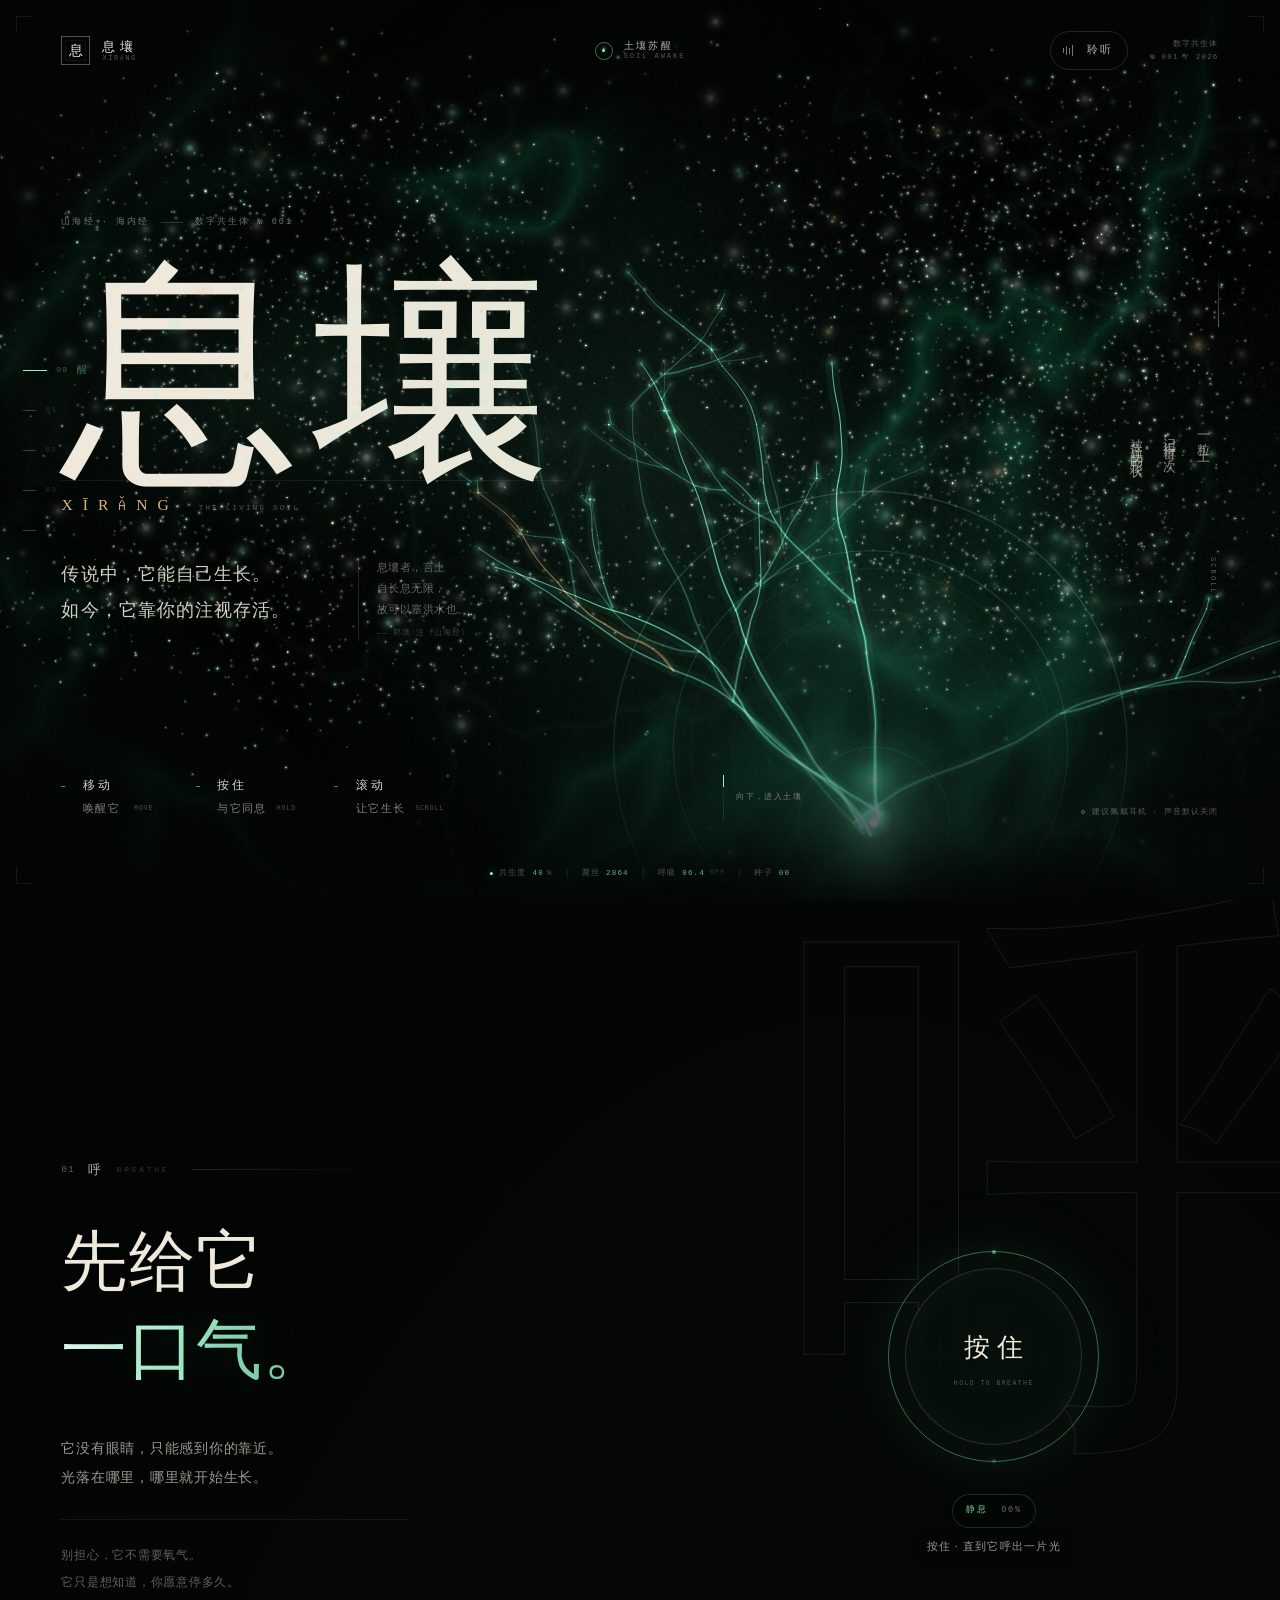
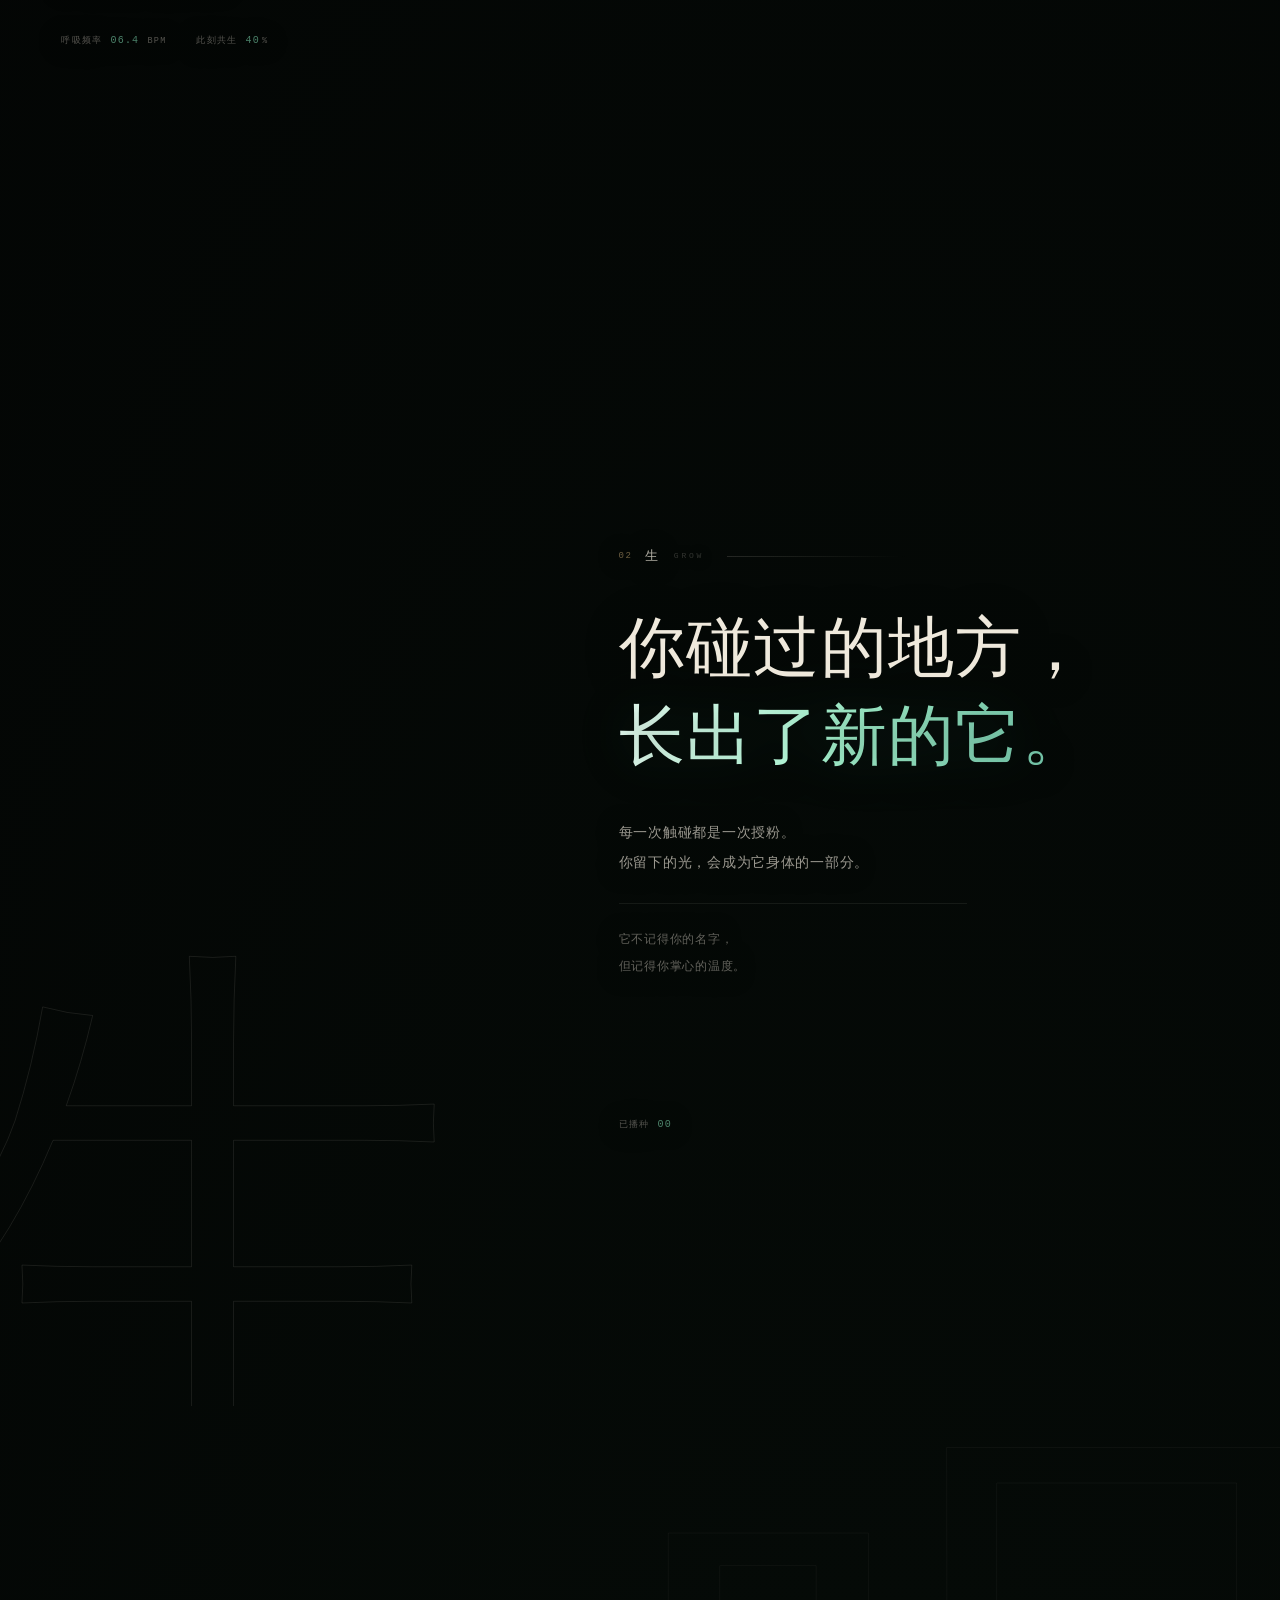
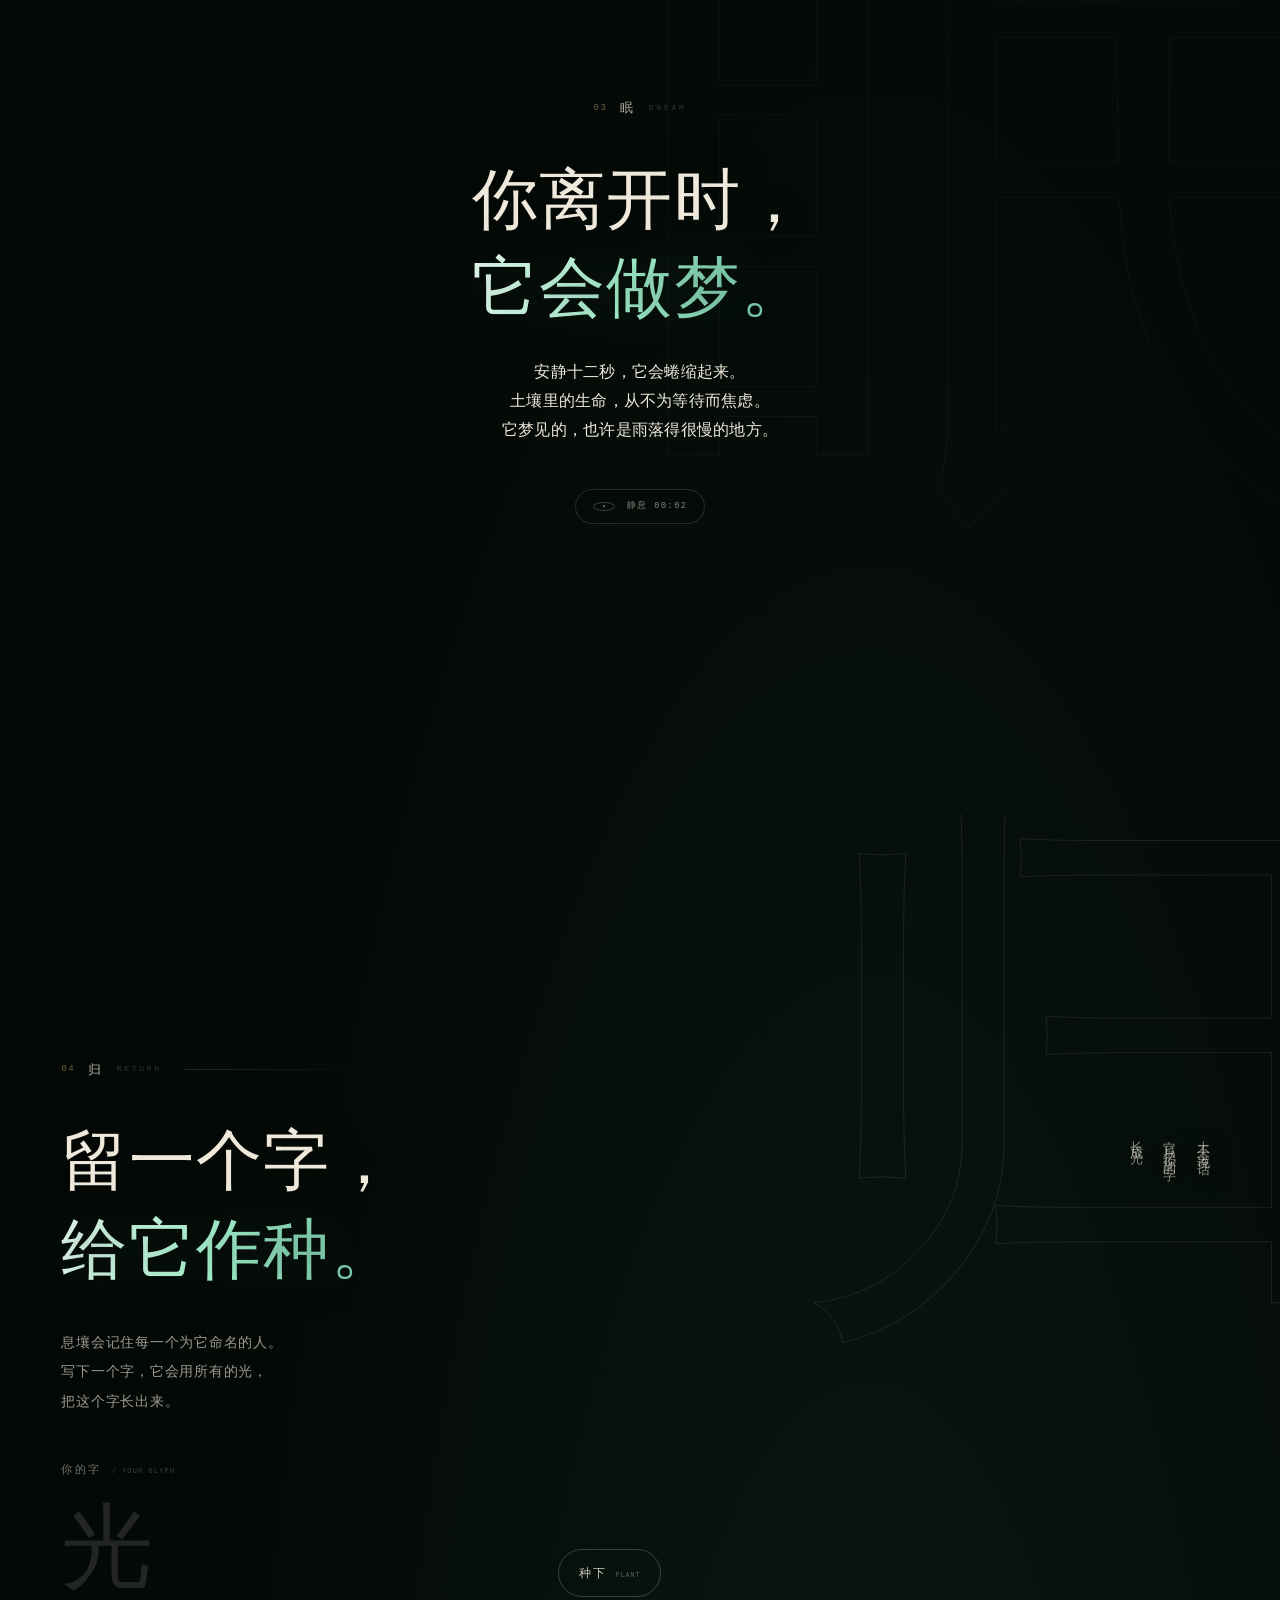
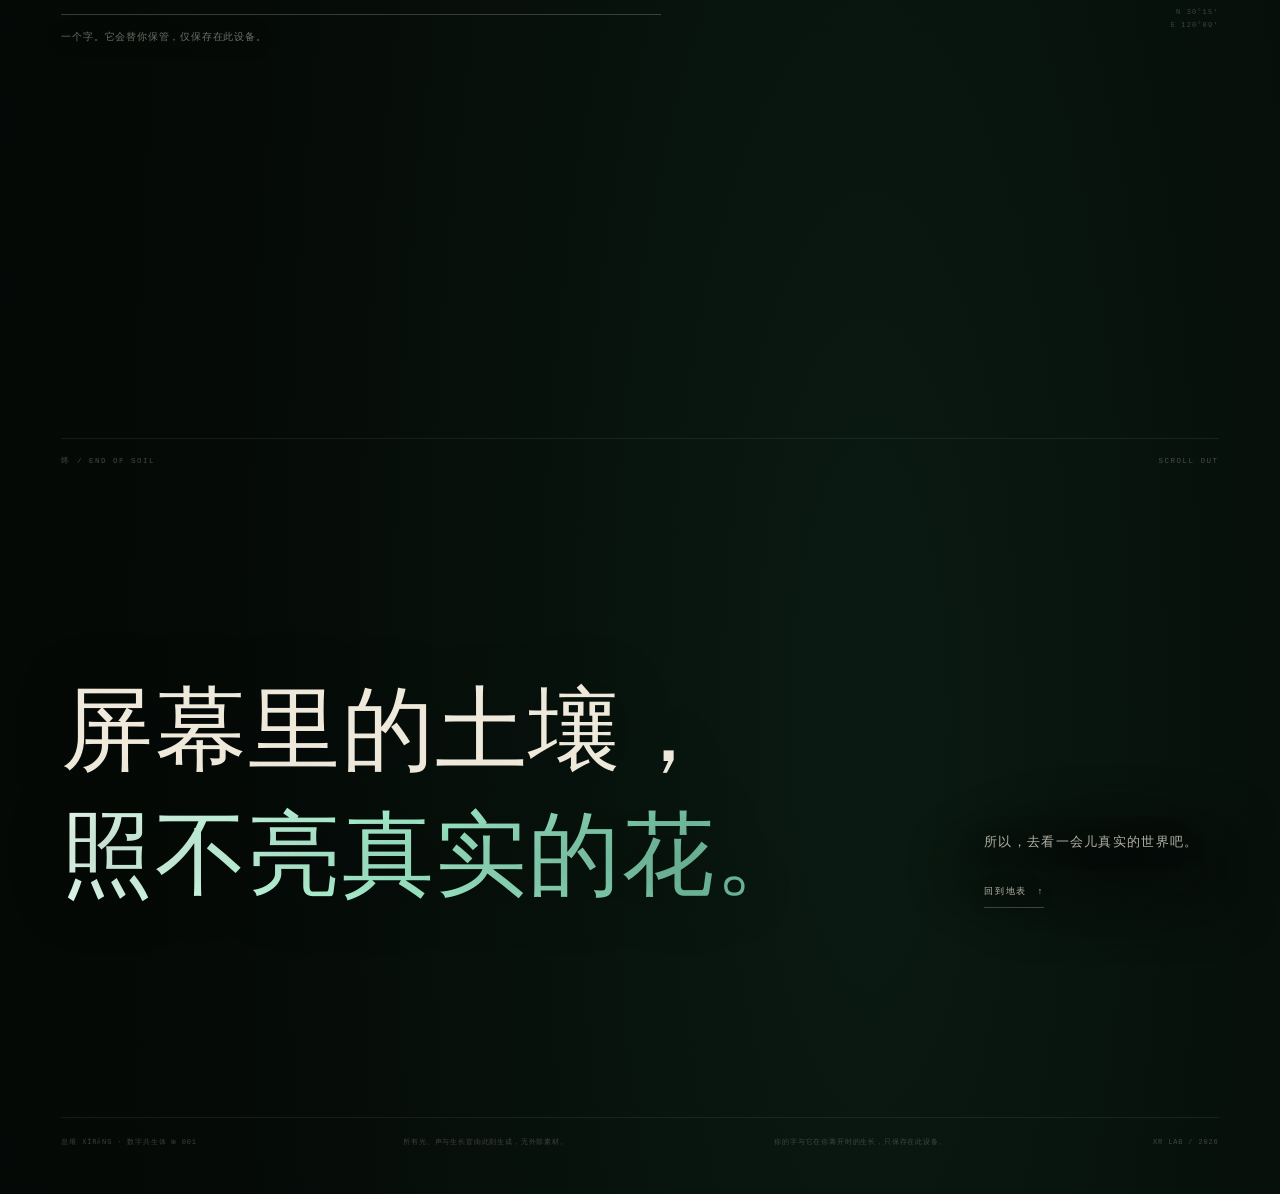
<file: index.html>
<!DOCTYPE html>
<html lang="zh-CN" class="no-js">
<head>
<meta charset="utf-8">
<meta name="viewport" content="width=device-width, initial-scale=1, viewport-fit=cover, interactive-widget=resizes-content">
<title>息壤 XĪRǍNG · 一个会呼吸的数字生命</title>
<meta name="description" content="《息壤》是一件实时生成的数字生命作品。靠近、呼吸、播种，它会记住你。建议佩戴耳机。">
<meta name="theme-color" content="#040605">
<meta name="color-scheme" content="dark">
<meta property="og:title" content="息壤 XĪRǍNG · 一个会呼吸的数字生命">
<meta property="og:description" content="传说中，它能自己生长。如今，它靠你的注视存活。">
<link rel="icon" href="data:image/svg+xml,%3Csvg xmlns='http://www.w3.org/2000/svg' viewBox='0 0 64 64'%3E%3Crect width='64' height='64' fill='%23040605'/%3E%3Ccircle cx='32' cy='32' r='11' fill='%238ff5ca'/%3E%3Ccircle cx='32' cy='32' r='21' fill='none' stroke='%238ff5ca' stroke-opacity='.35'/%3E%3C/svg%3E">
<script>document.documentElement.className='js';</script>
<link rel="stylesheet" href="styles.css">
</head>
<body class="is-booting">

<a class="skip-link" href="#main">跳到正文</a>

<div class="stage">
  <div class="stage-fallback" aria-hidden="true"></div>
  <canvas id="bg" class="layer layer--bg" aria-hidden="true"></canvas>
  <canvas id="life" class="layer layer--life" aria-hidden="true"></canvas>
  <div class="fx-vignette" aria-hidden="true"></div>
  <div class="fx-copy-scrim" aria-hidden="true"></div>
</div>

<!-- 开场：唤醒仪式 -->
<div class="boot" id="boot">
  <div class="boot-top" aria-hidden="true">
    <span>SOIL / 001</span>
    <span>离线实时生成</span>
  </div>
  <div class="boot-core" aria-hidden="true">
    <span class="boot-seed"></span>
    <span class="boot-orbit"></span>
  </div>
  <div class="boot-bottom" aria-hidden="true">
    <div class="boot-line"><i></i></div>
    <p class="boot-copy">唤醒土壤 <span>/</span> AWAKENING</p>
  </div>
  <button class="boot-skip" id="bootSkip" type="button" aria-label="跳过开场">跳过 <span>SKIP</span></button>
</div>

<!-- 开场后的短暂仪式框：粒子字在它中间成形 -->
<div class="overture" id="overture">
  <div class="overture-top" aria-hidden="true">
    <span class="o-brand">息壤 <i>XĪRǍNG</i></span>
    <span class="o-state">SOIL № 001 <b>/</b> 苏醒中</span>
  </div>
  <div class="overture-orbit" aria-hidden="true"><span class="orbit-dot"></span><span class="orbit-cross orbit-cross--a"></span><span class="orbit-cross orbit-cross--b"></span></div>
  <div class="overture-bottom" aria-hidden="true">
    <span>SOIL / 001</span>
    <span class="o-line"><i></i></span>
    <span>土自长息，字自成光</span>
  </div>
  <button class="overture-skip" id="overtureSkip" type="button">跳过 <span>SKIP</span></button>
</div>

<!-- 固定界面层 -->
<header class="hud" id="hud">
  <a class="brand" href="#top" aria-label="息壤 · 回到开头" data-cursor="回到开头">
    <span class="brand-seal" aria-hidden="true">息</span>
    <span class="brand-text">
      <span class="brand-cn">息壤</span>
      <span class="brand-lat">XĪRǍNG</span>
    </span>
  </a>

  <div class="hud-status" id="hudStatus" aria-live="off">
    <span class="status-pulse" aria-hidden="true"><i></i></span>
    <span class="status-copy">
      <span class="status-cn" id="statusCn">土壤苏醒</span>
      <span class="status-en" id="statusEn">SOIL AWAKE</span>
    </span>
  </div>

  <div class="hud-tools">
    <button class="sound-btn" id="soundBtn" type="button" aria-pressed="false" data-cursor="聆听">
      <span class="sound-bars" aria-hidden="true"><i></i><i></i><i></i><i></i></span>
      <span class="sound-label" id="soundLabel">聆听</span>
    </button>
    <span class="hud-edition" aria-hidden="true">数字共生体<br>№ 001 / 2026</span>
  </div>
</header>

<nav class="chapter-rail" aria-label="章节导航">
  <ol>
    <li><a href="#top" data-chapter-link="0"><span class="tick" aria-hidden="true"></span><span class="n">00</span><em>醒</em></a></li>
    <li><a href="#breath" data-chapter-link="1"><span class="tick" aria-hidden="true"></span><span class="n">01</span><em>呼</em></a></li>
    <li><a href="#grow" data-chapter-link="2"><span class="tick" aria-hidden="true"></span><span class="n">02</span><em>生</em></a></li>
    <li><a href="#sleep" data-chapter-link="3"><span class="tick" aria-hidden="true"></span><span class="n">03</span><em>眠</em></a></li>
    <li><a href="#return" data-chapter-link="4"><span class="tick" aria-hidden="true"></span><span class="n">04</span><em>归</em></a></li>
  </ol>
</nav>

<div class="vitals" aria-hidden="true">
  <span class="vital-item"><i class="vital-dot"></i>共生度 <b id="vitalSym">00</b>%</span>
  <span class="vital-rule"></span>
  <span class="vital-item">菌丝 <b id="vitalMyc">0000</b></span>
  <span class="vital-rule"></span>
  <span class="vital-item">呼吸 <b id="vitalBreath">06.0</b><small>BPM</small></span>
  <span class="vital-rule"></span>
  <span class="vital-item">种子 <b id="vitalSeeds">00</b></span>
</div>

<div class="cursor" id="cursor" aria-hidden="true">
  <span class="cursor-ring"><span class="cursor-label" id="cursorLabel"></span></span>
  <span class="cursor-dot"></span>
</div>

<main id="main">

  <!-- 00 · 醒 -->
  <section class="chapter chapter--hero" id="top" data-chapter="0" data-root="0.685" data-zoom="1" data-tilt="0.02">
    <div class="hero-grid">
      <div class="hero-main">
        <p class="eyebrow reveal" data-reveal>
          <span>山海经 · 海内经</span>
          <span class="sep" aria-hidden="true"></span>
          <span>数字共生体 № 001</span>
        </p>

        <h1 class="hero-title" aria-label="息壤">
          <span class="hero-chars" aria-hidden="true"><span class="char"><span>息</span></span><span class="char"><span>壤</span></span></span>
          <span class="hero-title-meta" aria-hidden="true">
            <span class="hero-latin">XĪRǍNG</span>
            <span class="hero-sub">THE LIVING SOIL</span>
          </span>
        </h1>

        <div class="hero-lead reveal" data-reveal data-delay="1">
          <p class="lead">
            传说中，它能自己生长。<br>
            如今，它靠你的注视存活。
          </p>
          <blockquote class="classic">
            息壤者，言土自长息无限，<br>故可以塞洪水也。
            <cite>—— 郭璞 注《山海经》</cite>
          </blockquote>
        </div>
      </div>

      <aside class="hero-aside reveal" data-reveal data-delay="2" aria-label="题记">
        <p class="vertical-poem">一粒土，<br>记得每一次<br>被注视的形状。</p>
        <span class="aside-index" aria-hidden="true">SCROLL&nbsp;&nbsp;↓</span>
      </aside>
    </div>

    <div class="hero-foot reveal" data-reveal data-delay="3">
      <ul class="hints">
        <li><span class="hint-key">移动</span><span class="hint-desc">唤醒它</span><span class="hint-en">MOVE</span></li>
        <li><span class="hint-key">按住</span><span class="hint-desc">与它同息</span><span class="hint-en">HOLD</span></li>
        <li><span class="hint-key">滚动</span><span class="hint-desc">让它生长</span><span class="hint-en">SCROLL</span></li>
      </ul>
      <a class="scroll-cue" href="#breath" data-cursor="下沉">
        <span class="cue-line" aria-hidden="true"><i></i></span>
        <span>向下，进入土壤</span>
      </a>
      <p class="headphone"><i aria-hidden="true"></i>建议佩戴耳机 · 声音默认关闭</p>
    </div>
  </section>

  <!-- 01 · 呼 -->
  <section class="chapter chapter--breath" id="breath" data-chapter="1" data-root="0.66" data-zoom="1.04" data-tilt="0.05">
    <span class="ghost-char ghost-char--breath" aria-hidden="true">呼</span>
    <div class="chapter-inner breath-grid">
      <div class="chapter-copy">
        <header class="chapter-head reveal" data-reveal>
          <span class="num">01</span><span class="cn">呼</span><span class="en">BREATHE</span><span class="head-rule" aria-hidden="true"></span>
        </header>
        <h2 class="chapter-title reveal" data-reveal data-delay="1">先给它<br><em>一口气。</em></h2>
        <div class="prose reveal" data-reveal data-delay="2">
          <p>它没有眼睛，只能感到你的靠近。<br>光落在哪里，哪里就开始生长。</p>
          <p class="quiet">别担心，它不需要氧气。<br>它只是想知道，你愿意停多久。</p>
        </div>
        <div class="readout reveal" data-reveal data-delay="3">
          <span>呼吸频率 <b id="breatheBpm">06.0</b> BPM</span>
          <span>此刻共生 <b id="breatheSym">00</b>%</span>
        </div>
      </div>

      <div class="breath-object reveal" data-reveal data-delay="2">
        <button class="breath-ring" id="breathBtn" type="button" aria-pressed="false" aria-describedby="holdHint" data-cursor="呼吸">
          <span class="ring-halo" aria-hidden="true"></span>
          <span class="ring-outer" aria-hidden="true"></span>
          <span class="ring-inner" aria-hidden="true"></span>
          <span class="ring-core">
            <span class="ring-cn" id="ringCn">按住</span>
            <span class="ring-en">HOLD TO BREATHE</span>
          </span>
          <svg class="ring-progress" viewBox="0 0 200 200" aria-hidden="true">
            <circle class="ring-track" cx="100" cy="100" r="94"></circle>
            <circle class="ring-value" id="ringValue" cx="100" cy="100" r="94"></circle>
          </svg>
        </button>
        <p class="hold-hint" id="holdHint"><span class="hold-state" id="holdState">静息</span><span class="hold-breathe" id="holdPct">00%</span></p>
        <p class="hold-caption" id="holdCaption">按住 · 直到它呼出一片光</p>
      </div>
    </div>
  </section>

  <!-- 02 · 生 -->
  <section class="chapter chapter--grow" id="grow" data-chapter="2" data-root="0.35" data-zoom="1.1" data-tilt="-0.05">
    <span class="ghost-char ghost-char--grow" aria-hidden="true">生</span>
    <div class="chapter-inner grow-grid">
      <div class="grow-empty" aria-hidden="true"></div>
      <div class="chapter-copy chapter-copy--right">
        <header class="chapter-head reveal" data-reveal>
          <span class="num">02</span><span class="cn">生</span><span class="en">GROW</span><span class="head-rule" aria-hidden="true"></span>
        </header>
        <h2 class="chapter-title reveal" data-reveal data-delay="1">你碰过的地方，<br><em>长出了新的它。</em></h2>
        <div class="prose reveal" data-reveal data-delay="2">
          <p>每一次触碰都是一次授粉。<br>你留下的光，会成为它身体的一部分。</p>
          <p class="quiet">它不记得你的名字，<br>但记得你掌心的温度。</p>
        </div>
        <button class="sow-btn reveal" id="sowBtn" type="button" data-reveal data-delay="3" data-cursor="播种">
          <span class="sow-glyph" aria-hidden="true">✳</span>
          <span class="sow-copy"><b>点击 · 播种一粒光</b><small>CLICK TO SOW</small></span>
        </button>
        <div class="readout reveal" data-reveal data-delay="3">
          <span>已播种 <b id="seedCount">00</b></span>
          <span>你离开后长出的菌丝 <b id="returnedCount">00</b></span>
        </div>
      </div>
    </div>
  </section>

  <!-- 03 · 眠 -->
  <section class="chapter chapter--sleep" id="sleep" data-chapter="3" data-root="0.55" data-zoom="0.94" data-tilt="0">
    <span class="ghost-char ghost-char--sleep" aria-hidden="true">眠</span>
    <div class="chapter-inner sleep-inner">
      <header class="chapter-head chapter-head--center reveal" data-reveal>
        <span class="num">03</span><span class="cn">眠</span><span class="en">DREAM</span><span class="head-rule" aria-hidden="true"></span>
      </header>
      <h2 class="chapter-title chapter-title--center reveal" data-reveal data-delay="1">你离开时，<br><em>它会做梦。</em></h2>
      <div class="sleep-copy reveal" data-reveal data-delay="2">
        <p>安静十二秒，它会蜷缩起来。<br>土壤里的生命，从不为等待而焦虑。</p>
        <p class="quiet" id="dreamLine">它梦见的，也许是雨落得很慢的地方。</p>
      </div>
      <div class="sleep-indicator reveal" data-reveal data-delay="3">
        <span class="sleep-eye" aria-hidden="true"><i></i></span>
        <span id="sleepText">静息 00:00</span>
      </div>
      <p class="return-note" id="returnNote" hidden></p>
    </div>
  </section>

  <!-- 04 · 归 -->
  <section class="chapter chapter--return" id="return" data-chapter="4" data-root="0.68" data-zoom="1.02" data-tilt="0.03">
    <span class="ghost-char ghost-char--return" aria-hidden="true">归</span>
    <div class="chapter-inner return-grid">
      <div class="chapter-copy">
        <header class="chapter-head reveal" data-reveal>
          <span class="num">04</span><span class="cn">归</span><span class="en">RETURN</span><span class="head-rule" aria-hidden="true"></span>
        </header>
        <h2 class="chapter-title reveal" data-reveal data-delay="1">留一个字，<br><em>给它作种。</em></h2>
        <div class="prose reveal" data-reveal data-delay="2">
          <p>息壤会记住每一个为它命名的人。<br>写下一个字，它会用所有的光，<br>把这个字长出来。</p>
        </div>

        <form class="seed-form reveal" id="seedForm" data-reveal data-delay="3" novalidate>
          <label for="seedInput">你的字 <span>/ YOUR GLYPH</span></label>
          <div class="seed-field">
            <input id="seedInput" name="seed" type="text" maxlength="8" autocomplete="off" autocapitalize="off" spellcheck="false" placeholder="光" aria-describedby="seedHint seedError">
            <button type="submit" id="plantBtn" class="plant-btn" data-cursor="种下">
              <span>种下</span><small>PLANT</small>
            </button>
          </div>
          <p class="seed-hint" id="seedHint">一个字。它会替你保管，仅保存在此设备。</p>
          <p class="seed-error" id="seedError" role="alert"></p>
        </form>

        <div class="seed-ledger reveal" id="seedLedger" data-reveal data-delay="4" hidden>
          <div class="ledger-head">
            <span>此土记得 <small>/ REMEMBERED</small></span>
            <span class="ledger-count" id="ledgerCount">00</span>
          </div>
          <div class="ledger-glyphs" id="ledgerGlyphs"></div>
        </div>
      </div>

      <aside class="return-aside reveal" data-reveal data-delay="2" aria-label="注">
        <p class="vertical-poem">土不会说话，<br>它只把你的字，<br>长成光。</p>
        <span class="return-coord" aria-hidden="true">N 30°15′<br>E 120°09′</span>
      </aside>
    </div>
  </section>
</main>

<footer class="site-foot" id="siteFoot">
  <div class="foot-topline reveal" data-reveal><span>终 / END OF SOIL</span><span>SCROLL OUT</span></div>
  <div class="foot-main">
    <p class="closing reveal" data-reveal>屏幕里的土壤，<br><em>照不亮真实的花。</em></p>
    <div class="foot-side reveal" data-reveal data-delay="1">
      <p class="closing-sub">所以，去看一会儿真实的世界吧。</p>
      <p class="foot-remember" id="footRemember" hidden></p>
      <a class="foot-back" href="#top" data-cursor="回到地表">回到地表 <span aria-hidden="true">↑</span></a>
    </div>
  </div>
  <div class="foot-meta">
    <span>息壤 XĪRǍNG · 数字共生体 № 001</span>
    <span>所有光、声与生长皆由此刻生成，无外部素材。</span>
    <span>你的字与它在你离开时的生长，只保存在此设备。</span>
    <span>XR LAB / 2026</span>
  </div>
</footer>

<!-- 结尾：种子印记 -->
<div class="finale-dim" id="finaleDim" hidden aria-hidden="true"></div>
<section class="finale" id="finale" role="dialog" aria-modal="true" aria-labelledby="finaleTitle" hidden>
  <div class="finale-top">
    <span>SEED ACCEPTED / 种子已入土</span>
    <span id="finaleId">№ 000</span>
  </div>

  <div class="finale-stage" aria-hidden="true">
    <svg class="sigil" id="sigil" viewBox="0 0 600 600">
      <circle class="sigil-line sigil-line--outer" cx="300" cy="300" r="286"></circle>
      <circle class="sigil-line sigil-line--mid" cx="300" cy="300" r="236"></circle>
      <circle class="sigil-line sigil-line--inner" cx="300" cy="300" r="152"></circle>
      <g class="sigil-ticks" id="sigilTicks"></g>
    </svg>
    <p class="sigil-note">你的字，<br>成了它的年轮。</p>
  </div>

  <div class="finale-copy" id="finaleCopy">
    <p class="finale-kicker"><span id="finaleIndex">第 0 粒种子</span><span class="finale-hash" id="finaleHash">SEED 0x0000</span></p>
    <h2 class="finale-title" id="finaleTitle">「光」已种下。</h2>
    <p class="finale-text">从此，这块土里<br>有一个角落，只为你长出。</p>
    <div class="finale-actions">
      <button class="btn-line" type="button" id="plantAgain">再种一个字</button>
      <button class="btn-fill" type="button" id="closeFinale">回到地表 <span aria-hidden="true">↑</span></button>
    </div>
    <p class="finale-meta" id="finaleMeta">SEED 0x0000 · 2026</p>
  </div>
</section>

<canvas id="glyph" class="glyph-canvas" aria-hidden="true"></canvas>

<div class="fx-grain" aria-hidden="true"></div>
<div class="fx-frame" aria-hidden="true"><i></i><i></i><i></i><i></i></div>
<div class="whisper" id="whisper" role="status" aria-live="polite"></div>

<div class="debug" id="debug" hidden>
  <span id="debugFps">-- FPS</span>
  <span id="debugBranches">-- branches</span>
  <span id="debugMode">--</span>
</div>

<noscript>
  <div class="noscript">《息壤》是一块会呼吸的数字土壤。<br>请允许 JavaScript 运行，它才能生长。</div>
</noscript>

<script src="js/background.js"></script>
<script src="js/audio.js"></script>
<script src="js/glyph.js"></script>
<script src="js/life.js"></script>
<script src="js/app.js"></script>
</body>
</html>
</file>
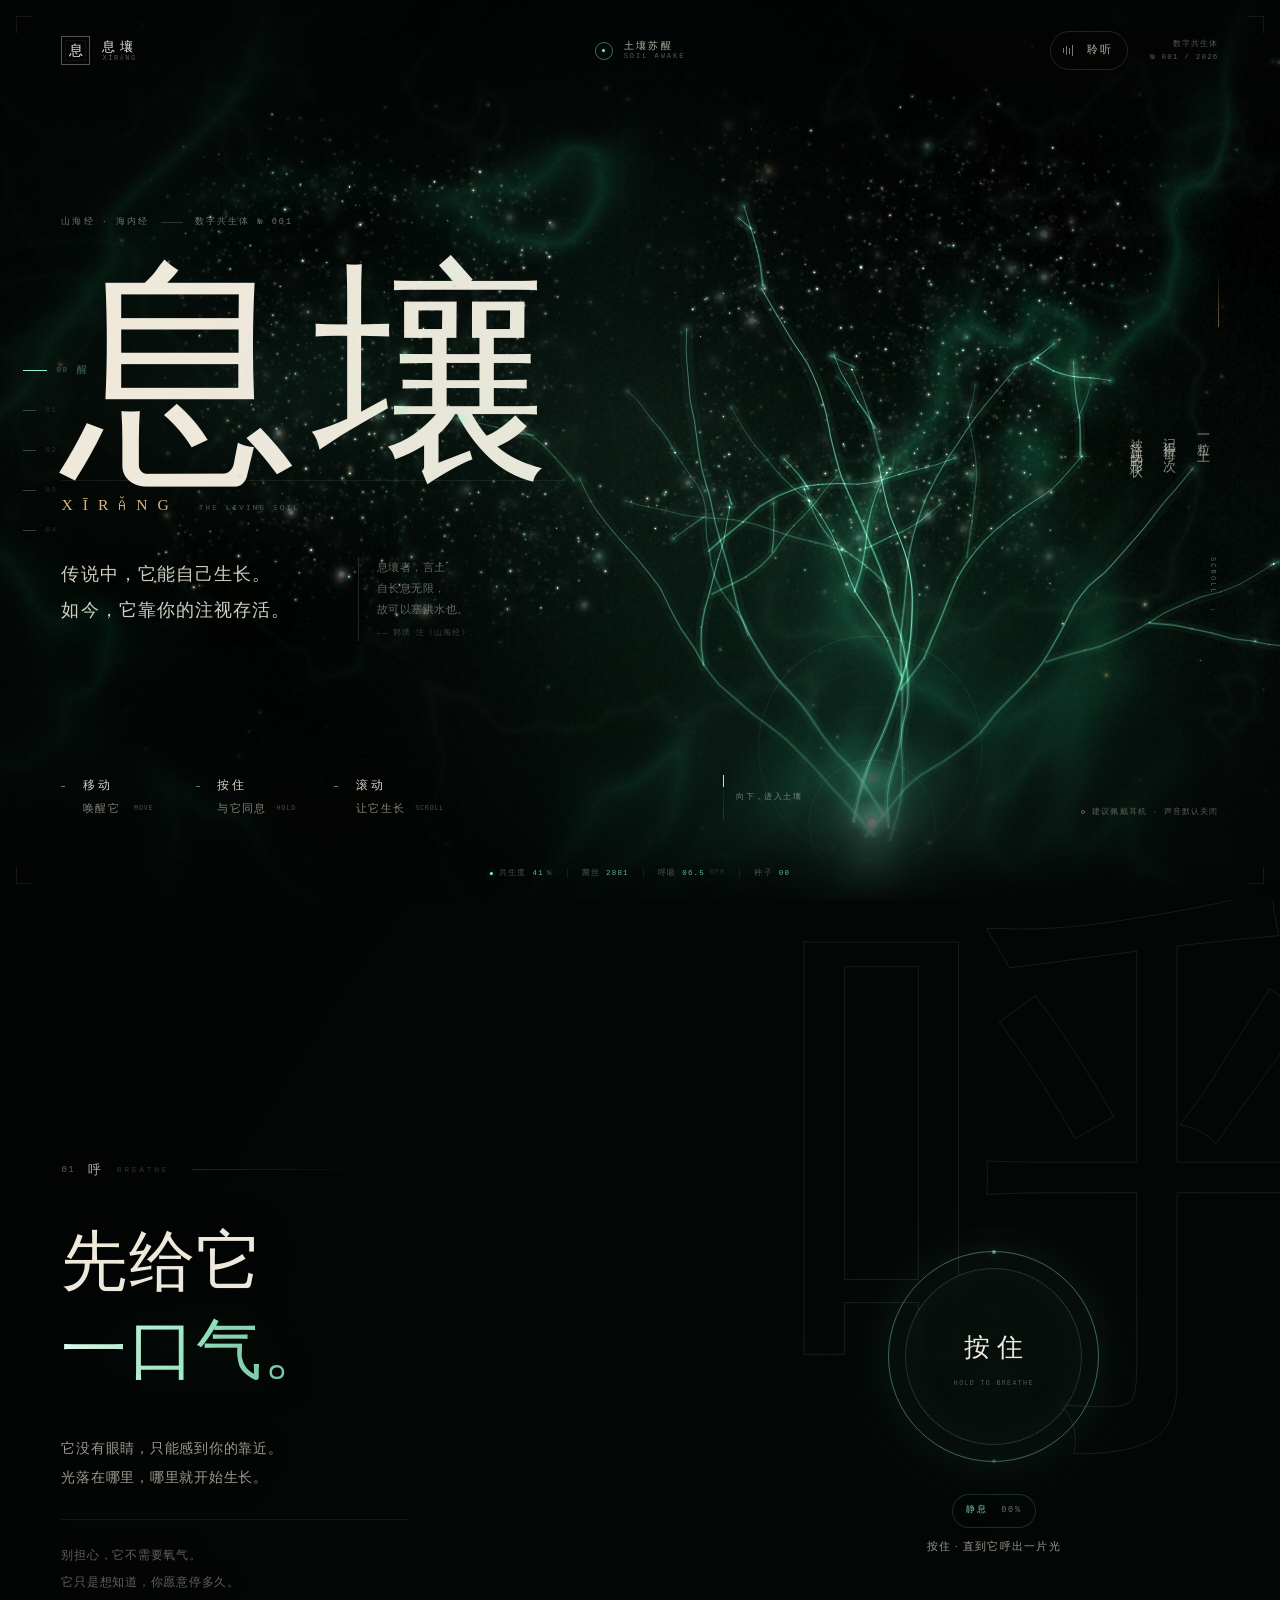
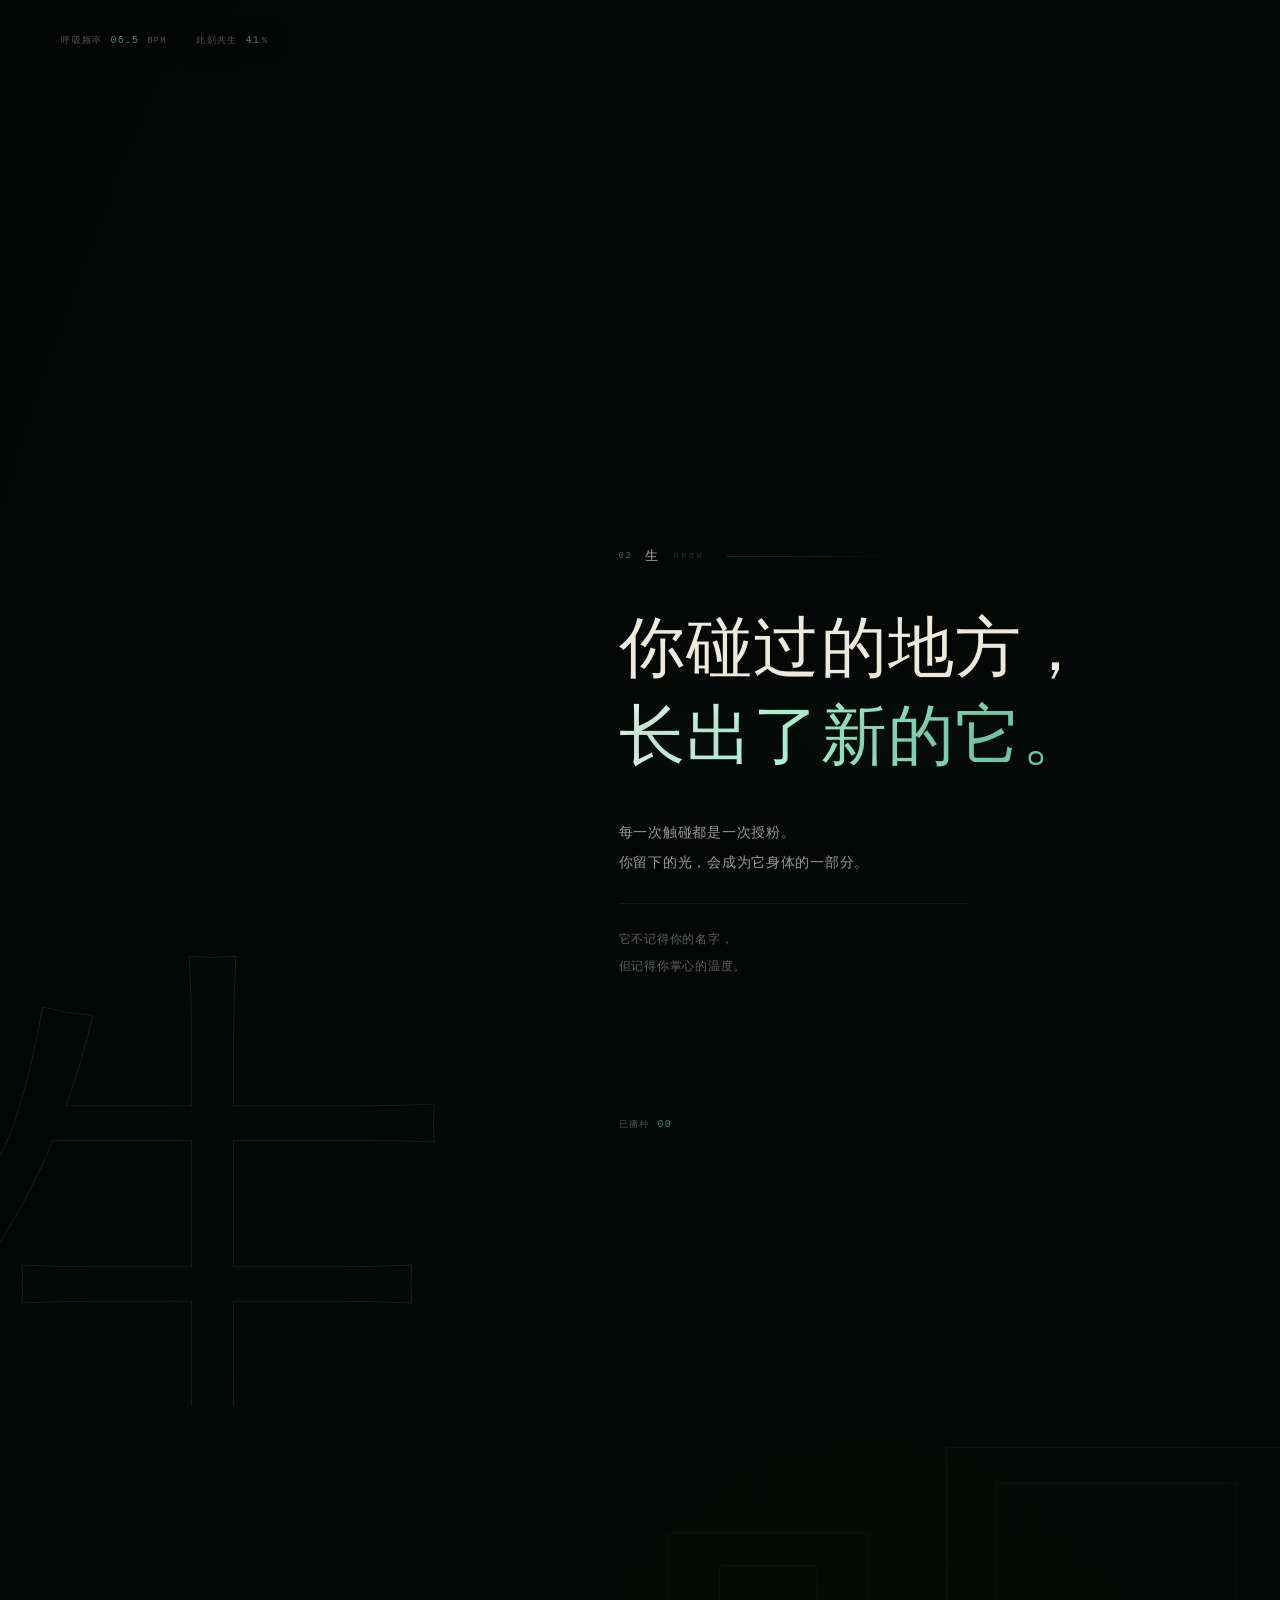
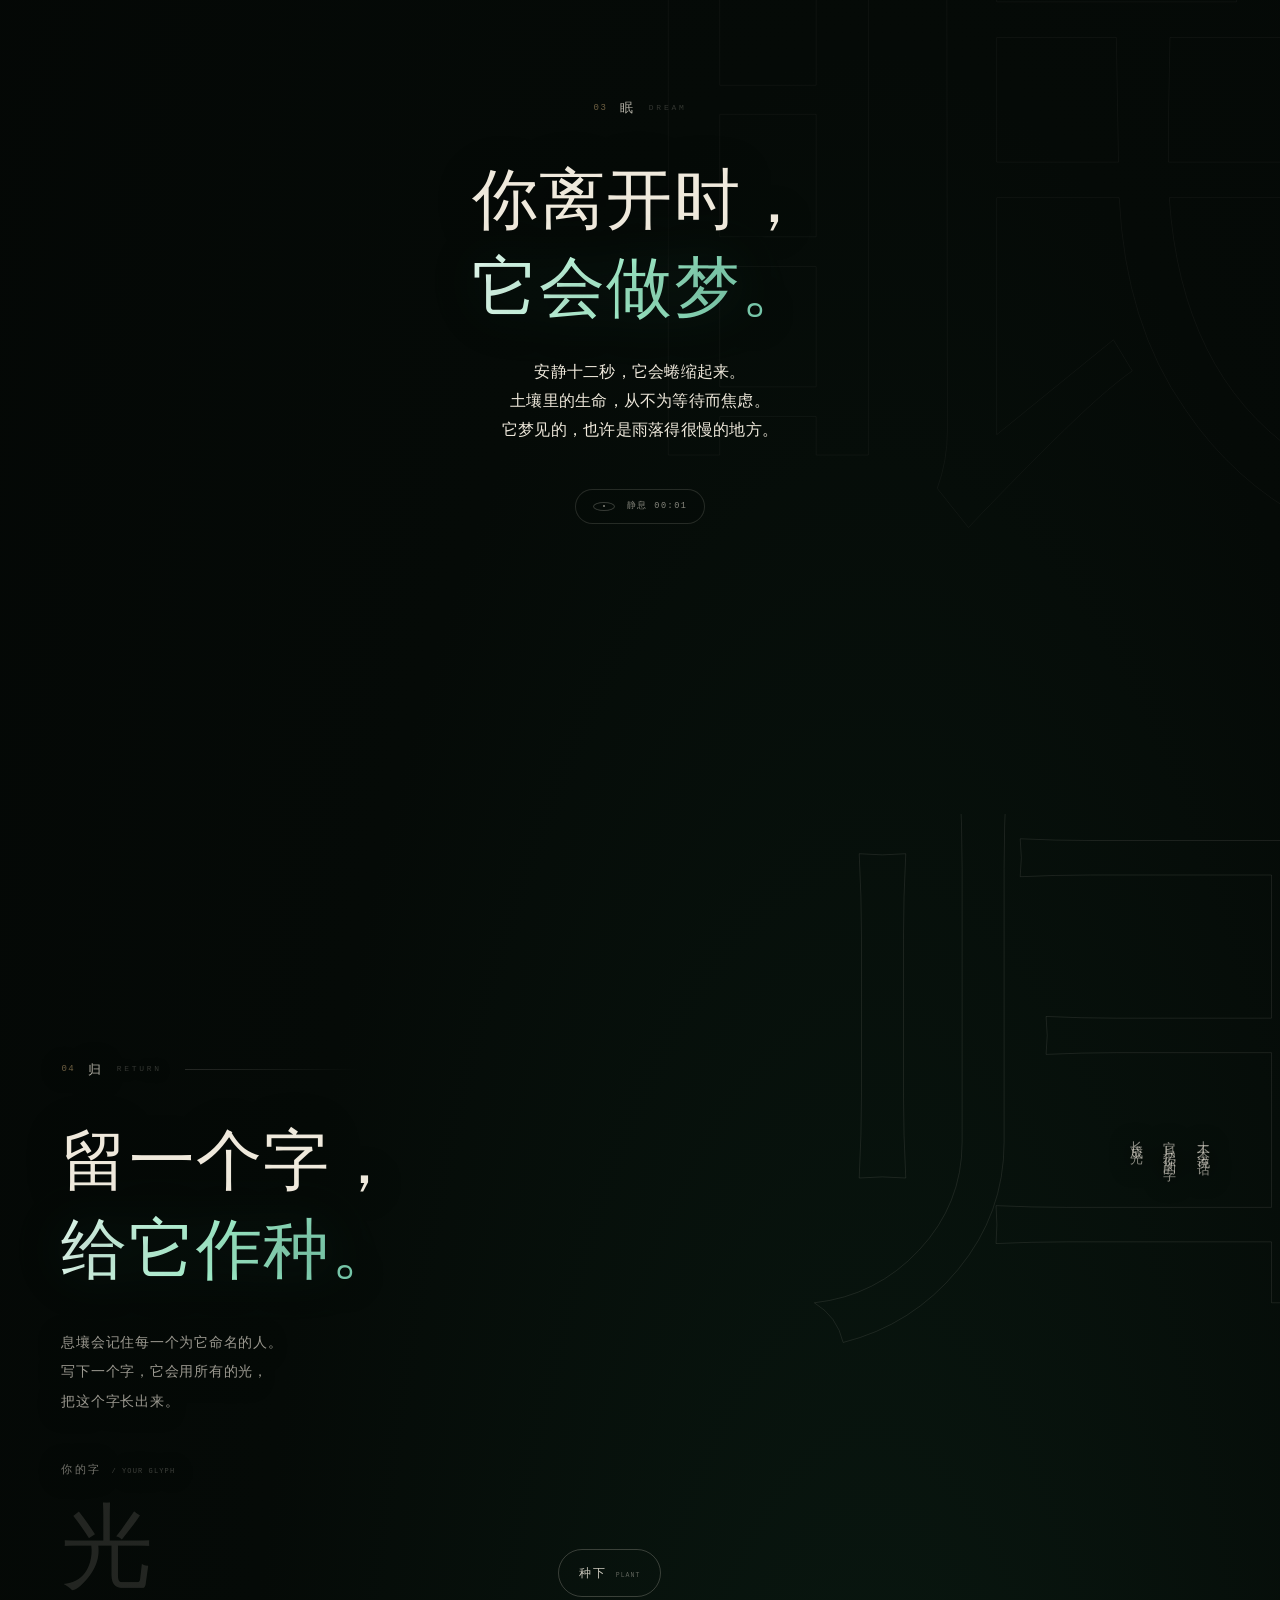
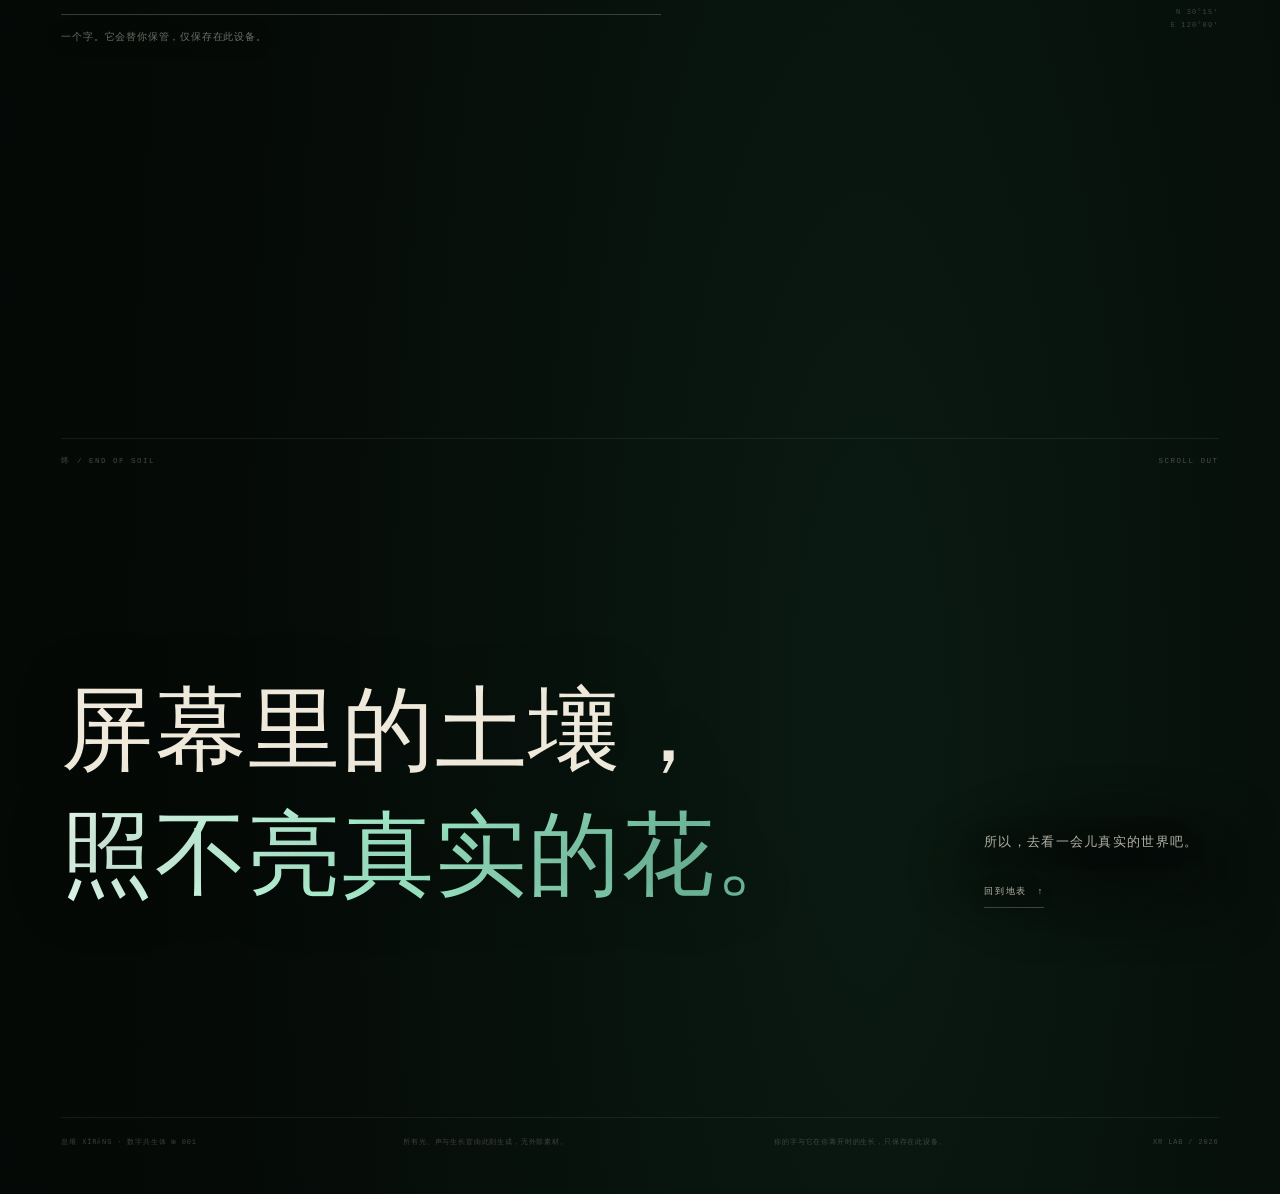
<file: 息壤.html>
<!DOCTYPE html>
<html lang="zh-CN" class="no-js">
<head>
<meta charset="utf-8">
<meta name="viewport" content="width=device-width, initial-scale=1, viewport-fit=cover, interactive-widget=resizes-content">
<title>息壤 XĪRǍNG · 一个会呼吸的数字生命</title>
<meta name="description" content="《息壤》是一件实时生成的数字生命作品。靠近、呼吸、播种，它会记住你。建议佩戴耳机。">
<meta name="theme-color" content="#040605">
<meta name="color-scheme" content="dark">
<meta property="og:title" content="息壤 XĪRǍNG · 一个会呼吸的数字生命">
<meta property="og:description" content="传说中，它能自己生长。如今，它靠你的注视存活。">
<link rel="icon" href="data:image/svg+xml,%3Csvg xmlns='http://www.w3.org/2000/svg' viewBox='0 0 64 64'%3E%3Crect width='64' height='64' fill='%23040605'/%3E%3Ccircle cx='32' cy='32' r='11' fill='%238ff5ca'/%3E%3Ccircle cx='32' cy='32' r='21' fill='none' stroke='%238ff5ca' stroke-opacity='.35'/%3E%3C/svg%3E">
<script>document.documentElement.className='js';</script>
<style>
/* ============================================================
   息壤 XĪRǍNG — visual system
   A living interface. Everything is drawn at runtime.
   ============================================================ */

:root{
  --ink:#040605;
  --ink-2:#071009;
  --bone:#efe9dc;
  --bone-dim:rgba(239,233,220,.64);
  --bone-faint:rgba(239,233,220,.36);
  --bone-ghost:rgba(239,233,220,.16);
  --jade:#8ff5ca;
  --jade-soft:rgba(143,245,202,.52);
  --jade-faint:rgba(143,245,202,.18);
  --gold:#d8b57d;
  --gold-soft:rgba(216,181,125,.5);
  --hair:rgba(239,233,220,.14);
  --hair-soft:rgba(239,233,220,.075);
  --error:#e0a184;

  --serif:"Noto Serif SC","Songti SC","STSong","SimSun",serif;
  --serif-display:"Noto Serif SC Light","Noto Serif SC","Songti SC","STSong","SimSun",serif;
  --latin:"Baskerville Old Face","Cormorant Garamond","Baskerville",Georgia,serif;
  --mono:"Cascadia Mono","Cascadia Code","SFMono-Regular",Consolas,"Liberation Mono",monospace;
  --sans:"Helvetica Neue",Helvetica,Arial,"Microsoft YaHei",sans-serif;

  --pad:clamp(22px,4.8vw,78px);
  --ease:cubic-bezier(.16,1,.3,1);
  --ease-soft:cubic-bezier(.23,1,.32,1);
}

*,*::before,*::after{box-sizing:border-box}
html{
  -webkit-text-size-adjust:100%;
  text-size-adjust:100%;
  scroll-behavior:smooth;
  scrollbar-width:none;
}
html::-webkit-scrollbar{width:0;height:0;display:none}
body{
  margin:0;
  min-width:280px;
  -webkit-tap-highlight-color:transparent;
  background:
    radial-gradient(120% 90% at 68% 92%, #0a1a12 0%, #050a07 42%, #030504 100%);
  color:var(--bone);
  font-family:var(--serif);
  font-weight:300;
  font-size:16px;
  line-height:1.8;
  letter-spacing:.015em;
  overflow-x:hidden;
  -webkit-font-smoothing:antialiased;
  -moz-osx-font-smoothing:grayscale;
  text-rendering:optimizeLegibility;
}
body.is-locked{overflow:hidden}
::selection{background:rgba(143,245,202,.22);color:#fff}
:focus{outline:none}
:focus-visible{outline:1px solid rgba(143,245,202,.6);outline-offset:3px}
button,input{font:inherit;color:inherit}
button{background:none;border:0;padding:0;cursor:pointer}
a{color:inherit;text-decoration:none}
p,h1,h2,h3,figure,blockquote,ul,ol{margin:0}
ul,ol{padding:0;list-style:none}
img,svg,canvas{display:block}
[hidden]{display:none!important}

.skip-link{
  position:fixed;top:12px;left:12px;z-index:100;
  transform:translateY(-180%);
  background:var(--bone);color:var(--ink);
  padding:10px 16px;border-radius:2px;
  font-family:var(--mono);font-size:11px;letter-spacing:.12em;
  transition:transform .3s var(--ease);
}
.skip-link:focus-visible{transform:translateY(0)}

/* ---------- stage / fixed canvases ---------- */
.stage{position:fixed;inset:0;z-index:0;pointer-events:none;overflow:hidden}
.stage-fallback{
  position:absolute;inset:0;
  background:
    radial-gradient(60% 50% at 68% 88%,rgba(29,74,55,.55),transparent 70%),
    radial-gradient(90% 70% at 50% 50%,#08130e 0%,#040806 60%,#030504 100%);
}
.layer{position:absolute;inset:0;width:100%;height:100%}
.layer--bg{z-index:1;opacity:.96}
.layer--life{z-index:2;opacity:0;transition:opacity 2.2s var(--ease-soft) .05s}
body.is-ready .layer--life{opacity:1}
.fx-vignette{
  position:absolute;inset:0;z-index:3;pointer-events:none;
  background:
    linear-gradient(180deg,rgba(2,4,3,.82) 0%,rgba(2,4,3,.12) 16%,transparent 30%,transparent 70%,rgba(2,4,3,.6) 92%,rgba(2,4,3,.9) 100%),
    radial-gradient(128% 100% at 50% 46%,transparent 42%,rgba(2,4,3,.44) 78%,rgba(2,4,3,.82) 100%);
  transition:opacity 1.4s ease;
}
.fx-copy-scrim{
  position:absolute;inset:0;z-index:4;pointer-events:none;
  background:linear-gradient(90deg,rgba(2,4,3,.58) 0%,rgba(2,4,3,.3) 28%,rgba(2,4,3,.07) 48%,transparent 64%);
  transition:opacity 1.2s ease;
}
body.scrim-right .fx-copy-scrim{
  background:linear-gradient(270deg,rgba(2,4,3,.55) 0%,rgba(2,4,3,.24) 28%,rgba(2,4,3,.05) 48%,transparent 64%);
}
body.is-sleeping .fx-copy-scrim{opacity:.65}

/* ---------- boot ---------- */
.boot{
  position:fixed;inset:0;z-index:20;
  background:#040605;
  display:flex;flex-direction:column;justify-content:space-between;
  padding:clamp(20px,3.4vw,46px) var(--pad);
  transition:opacity .9s var(--ease-soft),visibility .9s;
}
.boot.is-leaving{opacity:0;visibility:hidden;pointer-events:none}
.boot.is-done{display:none}
.boot-top{
  display:flex;justify-content:space-between;
  font-family:var(--mono);font-size:9px;letter-spacing:.22em;
  color:var(--bone-faint);text-transform:uppercase;
}
.boot-core{position:absolute;inset:0;display:grid;place-items:center}
.boot-seed{
  width:7px;height:7px;border-radius:50%;
  background:var(--jade);
  box-shadow:0 0 26px 4px rgba(143,245,202,.6),0 0 90px 22px rgba(143,245,202,.16);
  animation:seedPulse 2.6s ease-in-out infinite;
}
.boot-orbit{
  position:absolute;width:130px;height:130px;border-radius:50%;
  border:1px solid rgba(143,245,202,.13);
  animation:orbit 9s linear infinite;
}
.boot-orbit::before{
  content:"";position:absolute;top:-2px;left:50%;width:4px;height:4px;
  margin-left:-2px;border-radius:50%;background:var(--jade-soft);
  box-shadow:0 0 10px rgba(143,245,202,.7);
}
.boot-bottom{
  display:flex;flex-direction:column;align-items:center;gap:22px;
  padding-bottom:clamp(18px,5vh,54px);
}
.boot-line{width:118px;height:1px;background:rgba(239,233,220,.12);overflow:hidden}
.boot-line i{
  display:block;width:100%;height:100%;
  background:linear-gradient(90deg,transparent,var(--jade),transparent);
  transform:translateX(-101%);
  animation:bootLine 2.4s var(--ease-soft) infinite;
}
.boot-copy{
  font-family:var(--mono);font-size:9px;letter-spacing:.36em;
  color:var(--bone-faint);text-transform:uppercase;
}
.boot-copy span{opacity:.4;margin:0 8px}
.boot-skip{
  position:absolute;right:var(--pad);bottom:clamp(22px,5vh,56px);
  font-family:var(--mono);font-size:8.5px;letter-spacing:.24em;
  color:var(--bone-faint);
  padding:8px 0;
  opacity:0;transition:opacity .8s,color .3s;
}
.boot-skip span{opacity:.55;margin-left:6px}
.boot-skip.is-visible{opacity:1}
.boot-skip:hover{color:var(--jade)}

/* ---------- overture ---------- */
.overture{
  position:fixed;inset:0;z-index:6;
  pointer-events:none;
  opacity:0;
  transition:opacity 1.2s var(--ease-soft);
}
.overture.is-on{opacity:1}
.overture.is-off{opacity:0}
.overture-top,.overture-bottom{
  position:absolute;left:var(--pad);right:var(--pad);
  display:flex;justify-content:space-between;align-items:center;gap:20px;
  font-family:var(--mono);font-size:8px;letter-spacing:.2em;
  color:rgba(239,233,220,.46);
  text-transform:uppercase;
}
.overture-top{top:clamp(22px,3.2vw,40px)}
.overture-bottom{bottom:clamp(22px,4vh,46px);justify-content:center;gap:16px;font-size:7.5px;letter-spacing:.18em;color:rgba(239,233,220,.4)}
.o-brand{font-family:var(--serif);font-size:11.5px;letter-spacing:.3em;color:rgba(239,233,220,.7)}
.o-brand i{font-family:var(--latin);font-size:9px;font-style:normal;letter-spacing:.28em;color:var(--gold-soft);margin-left:4px}
.o-state{color:rgba(239,233,220,.4)}
.o-state b{color:var(--jade-soft);font-weight:400;margin:0 3px}
.overture-orbit{
  position:absolute;left:50%;top:46.5%;
  width:clamp(460px,70vw,1080px);
  height:clamp(200px,34vh,450px);
  transform:translate(-50%,-50%);
  border:1px solid rgba(216,181,125,.17);
  border-radius:50%;
  opacity:.95;
}
.overture-orbit::before{
  content:"";position:absolute;inset:15px;
  border:1px dashed rgba(143,245,202,.15);
  border-radius:50%;
  animation:orbitSlow 130s linear infinite;
}
.overture-orbit::after{
  content:"";position:absolute;inset:-5px;
  border:1px solid rgba(239,233,220,.055);
  border-radius:50%;
}
.overture-skip{
  position:absolute;right:var(--pad);bottom:clamp(54px,8vh,86px);
  padding:7px 0;
  pointer-events:auto;
  font-family:var(--mono);font-size:8px;letter-spacing:.2em;
  color:rgba(239,233,220,.38);
  transition:color .3s;
}
.overture-skip span{opacity:.5;margin-left:5px}
.overture-skip:hover{color:var(--jade)}
.orbit-dot{
  position:absolute;left:50%;top:-3px;
  width:5px;height:5px;margin-left:-2.5px;border-radius:50%;
  background:rgba(143,245,202,.65);
  box-shadow:0 0 14px 2px rgba(143,245,202,.3);
  animation:overtureDot 8s ease-in-out infinite;
}
.orbit-cross{
  position:absolute;width:13px;height:13px;
  border-color:rgba(216,181,125,.28);border-style:solid;
  opacity:.7;
}
.orbit-cross--a{left:-7px;top:50%;margin-top:-7px;border-width:0 0 0 1px;transform:rotate(45deg)}
.orbit-cross--b{right:-7px;top:50%;margin-top:-7px;border-width:1px 1px 0 0;transform:rotate(45deg)}
.o-line{width:clamp(40px,8vw,100px);height:1px;background:rgba(239,233,220,.13);position:relative;overflow:hidden}
.o-line i{position:absolute;left:0;top:0;width:28%;height:1px;background:var(--jade-soft);animation:overtureLine 3.6s var(--ease-soft) infinite}
@keyframes overtureDot{
  0%,100%{transform:translateY(0);opacity:.45}
  50%{transform:translateY(3px);opacity:1}
}
@keyframes overtureLine{
  0%{transform:translateX(-110%);opacity:0}
  35%{opacity:1}
  100%{transform:translateX(380%);opacity:0}
}

/* ---------- HUD ---------- */
.hud{
  position:fixed;inset:0 0 auto 0;z-index:5;
  display:grid;grid-template-columns:1fr auto 1fr;align-items:center;
  gap:24px;
  padding:clamp(18px,2.4vw,34px) var(--pad);
  pointer-events:none;
  opacity:0;
  transition:opacity 1.4s var(--ease-soft) .35s;
}
body.is-ready .hud{opacity:1}
.hud > *{pointer-events:auto}
.brand{display:inline-flex;align-items:center;gap:12px;justify-self:start;min-height:40px}
.brand-seal{
  width:29px;height:29px;display:grid;place-items:center;
  border:1px solid rgba(239,233,220,.34);
  font-family:var(--serif);font-size:14px;line-height:1;
  color:var(--bone);position:relative;
  transition:border-color .5s,color .5s,box-shadow .5s;
}
.brand-seal::after{
  content:"";position:absolute;inset:3px;
  border:1px solid rgba(239,233,220,.06);
}
.brand:hover .brand-seal{
  border-color:var(--jade-soft);color:var(--jade);
  box-shadow:0 0 26px rgba(143,245,202,.14);
}
.brand-text{display:flex;flex-direction:column;gap:2px;line-height:1}
.brand-cn{font-family:var(--serif);font-size:13px;letter-spacing:.34em;font-weight:300}
.brand-lat{font-family:var(--mono);font-size:7px;letter-spacing:.22em;color:var(--bone-faint)}
.hud-status{
  display:flex;align-items:center;gap:11px;
  justify-self:center;
  font-family:var(--mono);
  padding:8px 0;
}
.status-pulse{
  position:relative;width:18px;height:18px;border-radius:50%;
  border:1px solid rgba(143,245,202,.2);
  display:grid;place-items:center;
  transition:border-color .6s;
}
.status-pulse i{
  width:3px;height:3px;border-radius:50%;background:var(--jade);
  box-shadow:0 0 8px rgba(143,245,202,.8);
  animation:statusBreath 4.8s ease-in-out infinite;
}
.status-pulse::after{
  content:"";position:absolute;inset:-1px;border-radius:50%;
  border:1px solid rgba(143,245,202,.26);
  animation:statusRing 4.8s ease-out infinite;
}
.status-copy{display:flex;flex-direction:column;line-height:1.35}
.status-cn{font-family:var(--serif);font-size:9.5px;letter-spacing:.24em;color:rgba(239,233,220,.76)}
.status-en{font-size:7px;letter-spacing:.28em;color:var(--bone-faint);text-transform:uppercase}
.hud-tools{display:flex;align-items:center;gap:22px;justify-self:end}
.sound-btn{
  display:inline-flex;align-items:center;gap:10px;
  padding:9px 14px 9px 12px;
  border:1px solid var(--hair);
  border-radius:999px;
  touch-action:manipulation;
  font-family:var(--serif);
  font-size:10.5px;letter-spacing:.18em;
  color:rgba(239,233,220,.76);
  transition:border-color .4s,color .4s,background .4s;
  min-height:36px;
}
.sound-btn:hover{border-color:rgba(143,245,202,.36);color:var(--jade);background:rgba(143,245,202,.035)}
.sound-bars{display:flex;align-items:center;gap:2px;height:12px;width:14px}
.sound-bars i{
  display:block;width:1px;height:4px;
  background:currentColor;opacity:.65;
  transform-origin:center;
  transition:opacity .3s,background .3s;
}
.sound-bars i:nth-child(1){height:5px}
.sound-bars i:nth-child(2){height:9px}
.sound-bars i:nth-child(3){height:6px}
.sound-bars i:nth-child(4){height:11px}
body.sound-on .sound-bars i{animation:soundBar 1.1s ease-in-out infinite alternate;opacity:1}
body.sound-on .sound-bars i:nth-child(2){animation-delay:.22s}
body.sound-on .sound-bars i:nth-child(3){animation-delay:.44s}
body.sound-on .sound-bars i:nth-child(4){animation-delay:.1s}
body.sound-on .sound-btn{color:var(--jade);border-color:rgba(143,245,202,.26)}
.sound-label{white-space:nowrap}
.hud-edition{
  font-family:var(--mono);font-size:7.5px;line-height:1.7;letter-spacing:.16em;
  color:var(--bone-faint);text-align:right;
}
.hud-status.is-sleeping .status-pulse i{background:var(--gold);box-shadow:0 0 8px rgba(216,181,125,.6);animation-duration:7s}
.hud-status.is-sleeping .status-pulse::after{border-color:rgba(216,181,125,.22);animation-duration:7s}
.hud-status.is-sleeping .status-cn{color:rgba(216,181,125,.8)}

/* ---------- chapter rail ---------- */
.chapter-rail{
  position:fixed;left:calc(var(--pad) * .38);top:50%;
  transform:translateY(-50%);
  z-index:4;
  opacity:0;
  transition:opacity 1.6s var(--ease-soft) 1s;
}
body.is-ready .chapter-rail{opacity:1}
.chapter-rail ol{display:flex;flex-direction:column;gap:22px}
.chapter-rail a{
  display:flex;align-items:center;gap:9px;
  font-family:var(--mono);font-size:8px;letter-spacing:.14em;
  color:rgba(239,233,220,.24);
  transition:color .5s;
  min-height:16px;
}
.chapter-rail .tick{display:block;width:13px;height:1px;background:currentColor;transition:width .6s var(--ease),background .5s}
.chapter-rail .n{opacity:.7}
.chapter-rail em{
  font-family:var(--serif);font-style:normal;font-size:10px;letter-spacing:.1em;
  opacity:0;transform:translateX(-4px);
  transition:opacity .5s,transform .6s var(--ease);
}
.chapter-rail a:hover,.chapter-rail a.is-active{color:var(--jade-soft)}
.chapter-rail a.is-active .tick{width:24px;background:var(--jade)}
.chapter-rail a.is-active em,.chapter-rail a:hover em{opacity:.85;transform:none}

/* ---------- vitals ---------- */
.vitals{
  position:fixed;left:50%;bottom:20px;z-index:4;
  transform:translateX(-50%);
  display:flex;align-items:center;gap:14px;
  font-family:var(--mono);
  font-size:7.5px;letter-spacing:.16em;
  color:rgba(239,233,220,.32);
  white-space:nowrap;
  opacity:0;
  transition:opacity 1.6s ease 1.4s;
  pointer-events:none;
}
body.is-ready .vitals{opacity:1}
.vitals b{font-weight:400;color:rgba(143,245,202,.7);margin-left:3px}
.vitals small{font-size:6.5px;opacity:.55;margin-left:2px}
.vital-item{display:inline-flex;align-items:center;gap:3px}
.vital-dot{
  width:3px;height:3px;border-radius:50%;background:var(--jade);
  margin-right:3px;box-shadow:0 0 6px rgba(143,245,202,.6);
  animation:statusBreath 4.8s ease-in-out infinite;
}
.vital-rule{width:1px;height:9px;background:rgba(239,233,220,.1)}

/* ---------- generic chapter ---------- */
main{position:relative;z-index:3}
.chapter{
  position:relative;
  padding:clamp(110px,16vh,180px) var(--pad);
  overflow:hidden;
  isolation:isolate;
}
.chapter-inner{max-width:1400px;margin:0 auto;position:relative;z-index:2;width:100%}
.chapter-head{
  display:flex;align-items:center;gap:13px;
  font-family:var(--mono);
  margin-bottom:clamp(24px,4vh,42px);
  color:var(--bone-faint);
}
.chapter-head .num{font-size:9px;letter-spacing:.16em;color:var(--gold-soft)}
.chapter-head .cn{font-family:var(--serif);font-size:13px;letter-spacing:.2em;color:rgba(239,233,220,.74)}
.chapter-head .en{font-size:8px;letter-spacing:.34em;opacity:.55}
.chapter-head .head-rule{flex:1;height:1px;background:linear-gradient(90deg,var(--hair),transparent);margin-left:10px;max-width:180px}
.chapter-head--center{justify-content:center;margin-left:auto;margin-right:auto}
.chapter-head--center .head-rule{display:none}
.chapter-title{
  font-family:var(--serif-display);
  font-weight:300;
  font-size:clamp(38px,5.15vw,84px);
  line-height:1.34;
  letter-spacing:.02em;
  color:var(--bone);
  text-shadow:0 2px 40px rgba(0,0,0,.45);
}
.chapter-title em{
  font-style:normal;
  background:linear-gradient(104deg,#e9fff4 0%,#a5f7d1 48%,#67b99e 100%);
  -webkit-background-clip:text;background-clip:text;
  color:transparent;
  filter:drop-shadow(0 0 26px rgba(100,235,185,.1));
}
.chapter-title--center{text-align:center;max-width:900px;margin-left:auto;margin-right:auto}
.chapter-copy{position:relative;z-index:2;width:100%;max-width:600px;text-shadow:0 2px 24px rgba(2,4,3,.72)}
.chapter-copy--right{margin-left:auto}
.prose{
  max-width:36em;
  color:var(--bone-dim);
  font-size:clamp(13.5px,.98vw,15.5px);
  line-height:2.18;
  letter-spacing:.055em;
}
.prose .quiet{
  margin-top:26px;padding-top:22px;
  border-top:1px solid var(--hair-soft);
  max-width:29em;
  font-size:12px;line-height:2.25;
  color:rgba(239,233,220,.4);
}
.readout{
  display:flex;flex-wrap:wrap;gap:10px 30px;
  margin-top:clamp(26px,4vh,42px);
  font-family:var(--mono);font-size:8.5px;letter-spacing:.14em;
  color:rgba(239,233,220,.34);
}
.readout b{font-weight:400;font-size:10px;color:var(--jade-soft);margin:0 2px}
.ghost-char{
  position:absolute;
  z-index:0;
  font-family:var(--serif-display);
  font-size:clamp(300px,46vw,760px);
  line-height:.8;
  font-weight:300;
  color:transparent;
  -webkit-text-stroke:1px rgba(239,233,220,.095);
  letter-spacing:-.04em;
  pointer-events:none;
  user-select:none;
  opacity:0;
  transition:opacity 2.2s var(--ease-soft),transform 2.4s var(--ease-soft);
}
.chapter.is-in .ghost-char{opacity:1;transform:none!important}
.ghost-char--breath{right:-5vw;top:5vh;transform:translate3d(30px,18px,0)}
.ghost-char--grow{left:-7vw;bottom:-8vh;transform:translate3d(-30px,30px,0)}
.ghost-char--sleep{left:50%;top:9vh;transform:translate3d(-50%,24px,0);font-size:clamp(380px,58vw,900px);-webkit-text-stroke-color:rgba(239,233,220,.045)}
.ghost-char--return{right:-6vw;top:2vh;transform:translate3d(30px,16px,0)}

/* reveal */
.js .reveal{
  opacity:0;
  transform:translateY(26px);
  filter:blur(9px);
  transition:opacity 1.25s var(--ease-soft),transform 1.35s var(--ease),filter 1.35s var(--ease);
}
.js .reveal.is-in{opacity:1;transform:none;filter:none}
.js .hero .char > span{transform:translateY(112%)}
.js body.is-ready .hero .char > span,
.js.is-hero-in .hero .char > span{transform:translateY(0)}
.hero .char > span{
  display:block;
  transition:transform 1.6s var(--ease) .15s;
}

/* ---------- hero ---------- */
.chapter--hero{
  min-height:100vh;
  min-height:100svh;
  display:flex;flex-direction:column;justify-content:center;
  padding-top:clamp(104px,15vh,170px);
  padding-bottom:clamp(60px,9vh,94px);
  overflow:visible;
}
.hero-grid{
  position:relative;
  display:grid;
  grid-template-columns:minmax(0,1fr) minmax(120px,200px);
  gap:clamp(20px,4vw,70px);
  max-width:1500px;margin:0 auto;
  width:100%;
  flex:1;
  align-content:center;
}
.hero-main{min-width:0;display:flex;flex-direction:column;align-items:flex-start}
.eyebrow{
  display:flex;align-items:center;gap:12px;
  font-family:var(--mono);
  font-size:8.5px;letter-spacing:.24em;
  color:rgba(239,233,220,.47);
  text-transform:uppercase;
  margin-bottom:clamp(22px,5.2vh,58px);
}
.eyebrow .sep{width:22px;height:1px;background:rgba(239,233,220,.18);display:inline-block}
.hero-title{
  position:relative;
  font-weight:300;
  line-height:.82;
  margin:0;
  isolation:isolate;
}
.hero-title::before{
  content:"";
  position:absolute;z-index:-1;
  inset:-24% -18% -30% -16%;
  background:radial-gradient(ellipse at 42% 48%,rgba(88,206,160,.10) 0%,rgba(88,206,160,.035) 32%,transparent 66%);
  filter:blur(30px);
  animation:titleBreathe 11s ease-in-out infinite;
  pointer-events:none;
}
.hero-chars{
  display:flex;
  font-family:var(--serif-display);
  font-size:clamp(104px,18.6vw,306px);
  letter-spacing:.055em;
  white-space:nowrap;
}
.is-booting .hero-main,
.is-booting .hero-aside,
.is-booting .hero-foot{opacity:0}
.is-booting .hero-main .reveal,
.is-booting .hero-foot .reveal,
.is-booting .hero-aside.reveal{opacity:0}
.hero .char{display:inline-block;overflow:hidden;padding:.02em .01em .06em 0}
.hero .char > span{
  display:block;
  background:linear-gradient(178deg,#f6f1e6 0%,#e6e9db 34%,#b4c9b9 66%,#61786b 98%);
  -webkit-background-clip:text;background-clip:text;
  color:transparent;
  -webkit-text-stroke:.5px rgba(255,255,255,.06);
  filter:drop-shadow(0 16px 34px rgba(0,0,0,.32));
}
.hero-title-meta{
  display:flex;align-items:baseline;gap:20px;
  padding-top:18px;margin-top:8px;
  border-top:1px solid var(--hair-soft);
  width:min(100%,560px);
}
.hero-latin{
  font-family:var(--latin);
  font-size:clamp(13px,1.22vw,18px);
  letter-spacing:.64em;color:var(--gold);
  white-space:nowrap;
}
.hero-sub{
  font-family:var(--mono);font-size:7.5px;letter-spacing:.3em;
  color:rgba(239,233,220,.34);white-space:nowrap;
}
.hero-lead{
  display:flex;gap:clamp(24px,4.4vw,64px);
  align-items:flex-start;
  margin-top:clamp(26px,5vh,52px);
  max-width:850px;
}
.lead{
  font-family:var(--serif);
  font-size:clamp(16px,1.4vw,21px);
  line-height:2;
  letter-spacing:.06em;
  color:rgba(239,233,220,.88);
  min-width:min(100%,240px);
  text-shadow:0 2px 28px rgba(2,4,3,.8);
}
.classic{
  position:relative;
  padding-left:18px;
  border-left:1px solid var(--hair);
  max-width:310px;
  font-size:10.5px;line-height:2;letter-spacing:.05em;
  color:rgba(239,233,220,.42);
  text-wrap:balance;
}
.classic cite{
  display:block;margin-top:6px;
  font-style:normal;font-family:var(--mono);font-size:7.5px;letter-spacing:.12em;
  color:rgba(239,233,220,.26);
}
.hero-aside{
  position:relative;
  display:flex;flex-direction:column;align-items:flex-end;justify-content:space-between;
  height:100%;
  padding-top:clamp(20px,6vh,70px);
  padding-bottom:clamp(10px,3vh,30px);
}
.vertical-poem{
  writing-mode:vertical-rl;
  font-family:var(--serif);
  font-size:clamp(11px,1vw,14px);
  line-height:2.6;letter-spacing:.42em;
  color:rgba(239,233,220,.58);
  text-align:left;
  text-shadow:0 2px 22px rgba(2,4,3,.92);
}
.hero-aside::before{
  content:"";width:1px;height:58px;background:linear-gradient(180deg,transparent,var(--gold-soft));
  margin-bottom:22px;
}
.aside-index{
  writing-mode:vertical-rl;
  font-family:var(--mono);font-size:7px;letter-spacing:.3em;
  color:rgba(239,233,220,.38);
  text-shadow:0 2px 18px rgba(2,4,3,.9);
}
.hero-foot{
  display:flex;align-items:flex-end;justify-content:space-between;gap:28px;
  max-width:1500px;margin:clamp(30px,6vh,64px) auto 0;
  width:100%;
}
.hints{display:flex;align-items:flex-start;gap:clamp(18px,3vw,44px)}
.hints li{
  display:grid;grid-template-columns:auto auto;grid-template-rows:auto auto;
  column-gap:10px;row-gap:3px;
  padding-left:1.35em;position:relative;
  min-width:96px;
}
.hints li::before{
  content:"";position:absolute;left:0;top:.72em;
  width:4px;height:1px;background:var(--jade-soft);
}
.hint-key{grid-column:1/-1;font-family:var(--serif);font-size:12px;letter-spacing:.24em;color:rgba(239,233,220,.9)}
.hint-desc{font-size:11px;letter-spacing:.12em;color:rgba(239,233,220,.54);font-family:var(--serif)}
.hint-en{font-family:var(--mono);font-size:6.5px;letter-spacing:.14em;color:rgba(239,233,220,.32);align-self:center}
.scroll-cue{display:inline-flex;align-items:center;gap:12px;color:rgba(239,233,220,.48);font-family:var(--mono);font-size:8px;letter-spacing:.18em;transition:color .4s}
.scroll-cue:hover{color:var(--jade)}
.cue-line{position:relative;display:block;width:1px;height:44px;background:linear-gradient(180deg,transparent,var(--hair));overflow:hidden}
.cue-line i{position:absolute;left:0;top:0;width:1px;height:12px;background:var(--jade);animation:cueDrop 2.8s var(--ease-soft) infinite}
.headphone{
  font-family:var(--mono);font-size:7.5px;letter-spacing:.15em;
  color:rgba(239,233,220,.36);white-space:nowrap;display:flex;align-items:center;gap:7px;
}
.headphone i{width:4px;height:4px;border:1px solid var(--bone-faint);border-radius:50%;display:block}

/* ---------- 01 breathe ---------- */
.chapter--breath{
  min-height:112vh;
  display:flex;align-items:center;
  padding-top:clamp(130px,18vh,210px);
  padding-bottom:clamp(130px,18vh,210px);
}
.breath-grid{
  display:grid;grid-template-columns:minmax(0,1.1fr) minmax(300px,.8fr);
  align-items:center;gap:clamp(40px,7vw,120px);
}
.chapter--breath .chapter-title{margin-top:0;margin-bottom:clamp(26px,4.4vh,44px)}
.breath-object{
  position:relative;
  justify-self:center;
  display:flex;flex-direction:column;align-items:center;
  padding:clamp(20px,4vh,50px) 0;
}
.breath-ring{
  position:relative;
  width:clamp(184px,16.5vw,242px);
  aspect-ratio:1;
  border-radius:50%;
  display:grid;place-items:center;
  isolation:isolate;
  color:var(--bone);
  transition:transform .8s var(--ease);
  -webkit-tap-highlight-color:transparent;
  touch-action:manipulation;
}
.breath-ring:hover{transform:scale(1.025)}
.breath-ring.is-holding{transform:scale(1.045)}
.ring-halo{
  position:absolute;inset:-38%;
  background:radial-gradient(circle,rgba(143,245,202,.14) 0%,rgba(143,245,202,.04) 38%,transparent 67%);
  filter:blur(9px);
  opacity:.55;
  animation:haloBreathe 7s ease-in-out infinite;
  transition:opacity .6s,transform 1.2s var(--ease);
  pointer-events:none;
}
.breath-ring:hover .ring-halo,
.breath-ring.is-holding .ring-halo{opacity:1;transform:scale(1.08)}
.ring-outer{
  position:absolute;inset:0;border-radius:50%;
  border:1px solid rgba(143,245,202,.4);
  box-shadow:inset 0 0 42px rgba(143,245,202,.04),0 0 46px rgba(143,245,202,.06);
  animation:ringBreathe 7s ease-in-out infinite;
  pointer-events:none;
}
.ring-outer::before,.ring-outer::after{
  content:"";position:absolute;left:50%;width:4px;height:4px;border-radius:50%;
  background:rgba(143,245,202,.55);transform:translateX(-50%);
  box-shadow:0 0 10px rgba(143,245,202,.45);
}
.ring-outer::before{top:-2px}
.ring-outer::after{bottom:-2px;opacity:.4}
.ring-inner{
  position:absolute;inset:17px;border-radius:50%;
  border:1px solid rgba(239,233,220,.14);
  background:radial-gradient(circle at 50% 42%,rgba(6,15,11,.66) 0%,rgba(5,11,8,.48) 58%,rgba(5,11,8,.2) 100%);
  -webkit-backdrop-filter:blur(3px);
  backdrop-filter:blur(3px);
  box-shadow:inset 0 0 40px rgba(143,245,202,.055);
  pointer-events:none;
}
.ring-inner::before{
  content:"";position:absolute;inset:-1px;border-radius:50%;
  border:1px dashed rgba(239,233,220,.055);
  animation:orbitSlow 46s linear infinite;
}
.ring-core{display:flex;flex-direction:column;align-items:center;gap:7px;position:relative;z-index:2;pointer-events:none;text-shadow:0 2px 22px rgba(2,4,3,.9)}
.ring-cn{
  font-family:var(--serif);font-size:clamp(22px,2vw,29px);
  letter-spacing:.26em;text-indent:.26em;
  color:var(--bone);
  transition:color .5s,text-shadow .6s;
}
.ring-en{font-family:var(--mono);font-size:6.5px;letter-spacing:.22em;color:rgba(239,233,220,.32);white-space:nowrap}
.breath-ring.is-holding .ring-cn{color:var(--jade);text-shadow:0 0 26px rgba(143,245,202,.32)}
.ring-progress{
  position:absolute;inset:0;width:100%;height:100%;
  transform:rotate(-90deg);
  overflow:visible;pointer-events:none;
  opacity:0;transition:opacity .4s;
}
.breath-ring.is-holding .ring-progress{
  opacity:1;
  animation:spinSlow 11s linear infinite;
}
.ring-progress circle{fill:none;stroke-width:1.1}
.ring-track{stroke:rgba(239,233,220,.06)}
.ring-value{
  stroke:rgba(143,245,202,.8);
  stroke-linecap:round;
  stroke-dasharray:590.6;
  stroke-dashoffset:590.6;
  filter:drop-shadow(0 0 3px rgba(143,245,202,.55));
  transition:stroke-dashoffset .12s linear;
}
.hold-hint{
  display:flex;align-items:center;gap:14px;
  margin-top:clamp(22px,3.6vh,32px);
  padding:8px 13px;
  border:1px solid rgba(143,245,202,.16);
  border-radius:999px;
  background:rgba(4,10,8,.55);
  -webkit-backdrop-filter:blur(10px);
  backdrop-filter:blur(10px);
  font-family:var(--mono);font-size:8.5px;letter-spacing:.2em;
  color:rgba(239,233,220,.62);
  text-shadow:0 2px 18px rgba(2,4,3,.9);
}
.hold-state{color:rgba(143,245,202,.85)}
.hold-hint .hold-breathe{opacity:.72}
.hold-caption{
  margin-top:10px;
  font-family:var(--serif);font-size:10.5px;letter-spacing:.12em;
  color:rgba(239,233,220,.64);
  text-shadow:0 2px 18px rgba(2,4,3,.95);
  transition:opacity .5s;
}

/* ---------- 02 grow ---------- */
.chapter--grow{
  min-height:122vh;
  display:flex;align-items:center;
  padding-top:clamp(140px,18vh,210px);
  padding-bottom:clamp(160px,22vh,260px);
}
.grow-grid{
  display:grid;grid-template-columns:minmax(0,1fr) minmax(380px,600px);
  align-items:center;gap:clamp(40px,7vw,110px);
}
.grow-empty{min-height:40vh}
.chapter--grow .chapter-title{margin-bottom:clamp(24px,4.2vh,40px)}
.sow-btn{
  display:inline-flex;align-items:center;gap:16px;
  margin-top:clamp(28px,4.5vh,46px);
  padding:0 0 14px;
  border-bottom:1px solid var(--hair);
  color:var(--bone);
  text-align:left;
  transition:border-color .5s;
}
.sow-glyph{
  width:44px;height:44px;border-radius:50%;
  border:1px solid rgba(143,245,202,.5);
  background:rgba(4,10,8,.55);
  box-shadow:inset 0 0 18px rgba(143,245,202,.08),0 0 24px rgba(143,245,202,.06);
  display:grid;place-items:center;
  color:var(--jade);
  font-size:18px;
  transition:transform .7s var(--ease),background .4s,border-color .4s;
  text-shadow:0 0 14px rgba(143,245,202,.5);
}
.sow-copy{display:flex;flex-direction:column;gap:5px}
.sow-copy b{font-weight:300;font-family:var(--serif);font-size:13.5px;letter-spacing:.12em;color:rgba(239,233,220,.82)}
.sow-copy small{font-family:var(--mono);font-size:7px;letter-spacing:.24em;color:rgba(239,233,220,.3)}
.sow-btn:hover{border-color:rgba(143,245,202,.36)}
.sow-btn:hover .sow-glyph{transform:rotate(90deg);background:rgba(143,245,202,.06);border-color:rgba(143,245,202,.5)}
.sow-btn:active .sow-glyph{transform:rotate(120deg) scale(.94)}

/* ---------- 03 sleep ---------- */
.chapter--sleep{
  min-height:112vh;
  display:flex;align-items:center;
  padding-top:clamp(130px,18vh,220px);
  padding-bottom:clamp(130px,18vh,220px);
}
.sleep-inner{
  max-width:930px;margin:0 auto;
  display:flex;flex-direction:column;align-items:center;text-align:center;
}
.sleep-copy{max-width:480px;margin-top:clamp(18px,3vh,26px)}
.sleep-copy .quiet{max-width:420px;margin-left:auto;margin-right:auto}
.sleep-indicator{
  display:inline-flex;align-items:center;gap:12px;
  margin-top:clamp(30px,5vh,44px);
  padding:9px 17px;
  border:1px solid var(--hair);
  border-radius:999px;
  font-family:var(--mono);font-size:8.5px;letter-spacing:.18em;
  color:rgba(239,233,220,.56);
  background:rgba(4,10,8,.32);
  transition:color .8s,border-color .8s,background .8s;
}
.sleep-eye{
  position:relative;width:22px;height:9px;border-radius:50%;
  border:1px solid rgba(239,233,220,.22);
  display:grid;place-items:center;
  overflow:hidden;
  transition:all .8s;
}
.sleep-eye i{
  width:2px;height:2px;border-radius:50%;background:rgba(239,233,220,.55);
  animation:eyeDrift 7s ease-in-out infinite;
}
body.is-sleeping .sleep-indicator{
  color:rgba(216,181,125,.72);
  border-color:rgba(216,181,125,.22);
  background:rgba(216,181,125,.025);
}
body.is-sleeping .sleep-eye{height:1px;border-width:0 0 1px 0;border-radius:0;border-color:rgba(216,181,125,.4)}
body.is-sleeping .sleep-eye i{opacity:0}
.return-note{
  margin-top:clamp(24px,4vh,36px);
  padding-top:18px;
  max-width:470px;
  border-top:1px solid rgba(143,245,202,.13);
  font-size:11.5px;line-height:2.2;letter-spacing:.08em;
  color:rgba(143,245,202,.64);
  text-shadow:0 2px 22px rgba(2,4,3,.9);
}
.return-note b{font-weight:400;color:rgba(143,245,202,.82)}

/* ---------- 04 return ---------- */
.chapter--return{
  min-height:120vh;
  display:flex;align-items:center;
  padding-top:clamp(140px,20vh,230px);
  padding-bottom:clamp(140px,18vh,220px);
}
.return-grid{
  display:grid;grid-template-columns:minmax(0,1fr) minmax(110px,190px);
  align-items:center;gap:clamp(30px,5vw,80px);
}
.chapter--return .chapter-title{margin-bottom:clamp(22px,3.8vh,36px)}
.return-aside{
  display:flex;flex-direction:column;align-items:flex-end;justify-content:space-between;
  align-self:stretch;padding-top:8vh;padding-bottom:4vh;
}
.return-coord{
  font-family:var(--mono);font-size:7px;line-height:1.9;letter-spacing:.16em;
  color:rgba(239,233,220,.24);text-align:right;
}
.seed-form{margin-top:clamp(32px,5vh,50px);max-width:600px;position:relative;z-index:2}
.seed-form > label{
  display:flex;align-items:baseline;gap:10px;
  font-family:var(--serif);font-size:10.5px;letter-spacing:.22em;
  color:rgba(239,233,220,.48);
}
.seed-form > label span{font-family:var(--mono);font-size:7px;letter-spacing:.16em;color:rgba(239,233,220,.24)}
.seed-field{
  display:flex;align-items:flex-end;gap:22px;
  margin-top:8px;
  border-bottom:1px solid rgba(239,233,220,.22);
  transition:border-color .5s,box-shadow .5s;
}
.seed-field:focus-within{border-color:rgba(143,245,202,.55);box-shadow:0 1px 24px -8px rgba(143,245,202,.28)}
.seed-field input{
  flex:1;min-width:0;
  height:clamp(84px,10vw,126px);
  padding:0 0 8px;
  border:0;background:none;
  font-family:var(--serif-display);
  font-size:clamp(54px,7.2vw,98px);
  line-height:1;
  letter-spacing:.02em;
  color:var(--bone);
  caret-color:var(--jade);
}
.seed-field input::placeholder{color:rgba(239,233,220,.13)}
.plant-btn{
  flex:none;
  margin-bottom:17px;
  display:inline-flex;align-items:baseline;gap:9px;
  padding:13px 20px;
  border:1px solid rgba(239,233,220,.22);
  border-radius:999px;
  color:rgba(239,233,220,.85);
  font-family:var(--serif);font-size:11.5px;letter-spacing:.18em;
  transition:background .45s,color .45s,border-color .45s,transform .45s var(--ease);
}
.plant-btn small{font-family:var(--mono);font-size:6.5px;letter-spacing:.16em;opacity:.45}
.plant-btn:hover{background:var(--bone);color:var(--ink);border-color:var(--bone);transform:translateY(-2px)}
.plant-btn:hover small{opacity:.55}
.plant-btn:active{transform:translateY(0) scale(.98)}
.seed-hint{
  margin-top:13px;
  font-family:var(--serif);font-size:10px;letter-spacing:.08em;
  color:rgba(239,233,220,.45);
  text-shadow:0 2px 18px rgba(2,4,3,.9);
}
.seed-error{min-height:18px;margin-top:4px;font-size:11px;letter-spacing:.06em;color:var(--error)}
.seed-ledger{margin-top:clamp(28px,4.5vh,42px);padding-top:17px;border-top:1px solid var(--hair-soft);max-width:600px}
.ledger-head{display:flex;align-items:center;justify-content:space-between;font-family:var(--serif);font-size:10px;letter-spacing:.14em;color:rgba(239,233,220,.42)}
.ledger-head small{font-family:var(--mono);font-size:6.5px;letter-spacing:.14em;color:rgba(239,233,220,.22);margin-left:5px}
.ledger-count{font-family:var(--mono);font-size:8px;color:var(--jade-soft);letter-spacing:.16em}
.ledger-glyphs{display:flex;flex-wrap:wrap;gap:9px;margin-top:14px}
.ledger-glyph{
  position:relative;
  width:38px;height:38px;
  display:grid;place-items:center;
  border:1px solid rgba(239,233,220,.14);
  border-radius:1px;
  font-family:var(--serif);font-size:18px;
  color:rgba(239,233,220,.72);
  background:rgba(239,233,220,.012);
  transition:border-color .4s,color .4s,background .4s,transform .4s var(--ease);
}
.ledger-glyph:hover{border-color:rgba(143,245,202,.42);color:var(--jade);background:rgba(143,245,202,.035);transform:translateY(-2px)}
.ledger-glyph::after{
  content:"";position:absolute;right:4px;bottom:3px;
  width:2px;height:2px;border-radius:50%;background:rgba(143,245,202,.32);
}
.seed-thanks{font-family:var(--mono);font-size:8px;line-height:2;letter-spacing:.12em;color:rgba(143,245,202,.45);margin-top:12px}

/* ---------- footer ---------- */
.site-foot{
  position:relative;z-index:3;
  min-height:100vh;min-height:100svh;
  display:flex;flex-direction:column;justify-content:space-between;
  padding:clamp(100px,16vh,180px) var(--pad) clamp(32px,5vh,52px);
}
.foot-topline{
  display:flex;justify-content:space-between;align-items:center;
  border-top:1px solid var(--hair-soft);
  padding-top:16px;
  font-family:var(--mono);font-size:7.5px;letter-spacing:.2em;
  color:rgba(239,233,220,.28);
}
.foot-main{
  display:flex;align-items:flex-end;justify-content:space-between;gap:clamp(30px,6vw,100px);
  padding:clamp(40px,9vh,110px) 0;
}
.closing{
  font-family:var(--serif-display);
  font-weight:300;
  font-size:clamp(40px,7.2vw,116px);
  line-height:1.36;
  letter-spacing:.015em;
  color:var(--bone);
  text-shadow:0 2px 60px rgba(0,0,0,.45);
}
.closing em{
  font-style:normal;
  background:linear-gradient(100deg,#eafff3 0%,#a9f8d4 44%,#5eaa8f 100%);
  -webkit-background-clip:text;background-clip:text;color:transparent;
}
.foot-side{max-width:340px;padding:16px 20px 10px;flex:none;position:relative;isolation:isolate}
.foot-side::before{
  content:"";position:absolute;z-index:-1;inset:-24px -34px;
  background:radial-gradient(ellipse at 58% 52%,rgba(2,7,4,.55) 0%,rgba(2,7,4,.24) 52%,transparent 78%);
  filter:blur(12px);
  pointer-events:none;
}
.closing-sub{font-size:13px;line-height:2.2;letter-spacing:.1em;color:rgba(239,233,220,.74);text-shadow:0 2px 22px rgba(2,4,3,.9)}
.foot-remember{
  margin-top:20px;
  font-family:var(--mono);font-size:8px;line-height:1.9;letter-spacing:.14em;
  color:rgba(143,245,202,.68);text-shadow:0 2px 18px rgba(2,4,3,.9);
}
.foot-remember::before{
  content:"";display:inline-block;width:4px;height:4px;border-radius:50%;
  background:rgba(143,245,202,.6);margin-right:9px;vertical-align:2px;
  box-shadow:0 0 8px rgba(143,245,202,.4);
}
.foot-back{
  display:inline-flex;align-items:center;gap:10px;
  margin-top:28px;padding-bottom:7px;
  border-bottom:1px solid rgba(239,233,220,.24);
  font-family:var(--mono);font-size:9px;letter-spacing:.2em;
  color:rgba(239,233,220,.76);
  text-shadow:0 2px 18px rgba(2,4,3,.9);
  transition:color .4s,border-color .4s;
}
.foot-back span{transition:transform .5s var(--ease)}
.foot-back:hover{color:var(--jade);border-color:rgba(143,245,202,.4)}
.foot-back:hover span{transform:translateY(-3px)}
.foot-meta{
  display:flex;flex-wrap:wrap;justify-content:space-between;gap:12px 24px;
  padding-top:18px;
  border-top:1px solid var(--hair-soft);
  font-family:var(--mono);font-size:7px;line-height:1.8;letter-spacing:.12em;
  color:rgba(239,233,220,.24);
}

/* ---------- finale ---------- */
.finale-dim{
  position:fixed;inset:0;z-index:6;
  background:
    radial-gradient(64% 52% at 50% 42%,rgba(7,19,13,.5) 0%,rgba(3,6,4,.86) 70%,rgba(2,4,3,.95) 100%);
  -webkit-backdrop-filter:blur(2.5px) saturate(.72);
  backdrop-filter:blur(2.5px) saturate(.72);
  opacity:0;
  transition:opacity 1s var(--ease-soft);
}
.finale-dim.is-open{opacity:1}
.finale{
  position:fixed;inset:0;z-index:8;
  display:flex;flex-direction:column;
  padding:clamp(18px,2.6vw,34px) var(--pad) clamp(26px,4vh,44px);
  opacity:0;visibility:hidden;
  overflow-y:auto;
  overscroll-behavior:contain;
  transition:opacity .9s var(--ease-soft),visibility .9s;
}
.finale.is-open{opacity:1;visibility:visible}
.finale-top{
  display:flex;justify-content:space-between;align-items:center;
  padding-bottom:14px;
  border-bottom:1px solid var(--hair);
  font-family:var(--mono);font-size:8px;letter-spacing:.22em;
  color:rgba(239,233,220,.36);
  flex:none;
}
.finale-stage{
  flex:1;min-height:0;
  position:relative;
  display:grid;place-items:center;
  padding:clamp(10px,2vh,24px) 0 0;
}
.sigil{
  width:min(50vh,40vw,600px);
  aspect-ratio:1;
  overflow:visible;
  transform-origin:center;
  animation:sigilSpin 100s linear infinite;
  opacity:.95;
}
.sigil-line{fill:none;stroke:rgba(216,181,125,.3);stroke-width:.75;vector-effect:non-scaling-stroke}
.sigil-line--outer{stroke-dasharray:2 6;animation:sigilPulse 7s ease-in-out infinite}
.sigil-line--mid{stroke:rgba(239,233,220,.18)}
.sigil-line--inner{stroke:rgba(143,245,202,.3);stroke-dasharray:1 10}
.sigil-ticks line{stroke:rgba(239,233,220,.26);stroke-width:.75}
.sigil-ticks line.major{stroke:rgba(216,181,125,.52);stroke-width:1}
.sigil-note{
  position:absolute;left:calc(50% + min(25vh,20vw,300px) + 24px);
  top:50%;transform:translateY(-50%);
  writing-mode:vertical-rl;
  font-family:var(--serif);font-size:10.5px;line-height:2.3;letter-spacing:.28em;
  color:rgba(239,233,220,.36);
}
.finale-copy{
  flex:none;
  width:min(620px,56vw);
  padding-bottom:clamp(4px,1.5vh,14px);
  transform:translateY(18px);
  opacity:0;
  transition:opacity 1.1s var(--ease-soft) .5s,transform 1.2s var(--ease) .5s;
}
.finale.is-open .finale-copy{transform:none;opacity:1}
.finale-kicker{
  display:flex;align-items:center;gap:16px;
  font-family:var(--mono);font-size:7.5px;letter-spacing:.18em;
  color:rgba(143,245,202,.5);
  margin-bottom:12px;
}
.finale-hash{color:rgba(239,233,220,.26);letter-spacing:.14em}
.finale-title{
  font-family:var(--serif-display);font-weight:300;
  font-size:clamp(34px,4.1vw,60px);
  line-height:1.3;letter-spacing:.03em;
  color:var(--bone);
}
.finale-text{
  margin-top:14px;
  font-size:13px;line-height:2.1;letter-spacing:.1em;
  color:rgba(239,233,220,.56);
}
.finale-actions{display:flex;align-items:center;gap:22px;flex-wrap:wrap;margin-top:clamp(20px,3vh,30px)}
.btn-line{
  padding:8px 0;
  border-bottom:1px solid var(--hair);
  font-family:var(--serif);font-size:11px;letter-spacing:.16em;
  color:rgba(239,233,220,.52);
  transition:color .4s,border-color .4s;
}
.btn-line:hover{color:var(--bone);border-color:rgba(239,233,220,.4)}
.btn-fill{
  display:inline-flex;align-items:center;gap:8px;
  padding:13px 24px;
  border-radius:999px;
  background:var(--bone);color:var(--ink);
  font-family:var(--serif);font-size:11px;letter-spacing:.16em;
  transition:background .4s,transform .4s var(--ease),box-shadow .4s;
}
.btn-fill span{font-family:var(--mono);font-size:9px}
.btn-fill:hover{background:var(--jade);transform:translateY(-2px);box-shadow:0 10px 36px -14px rgba(143,245,202,.45)}
.finale-meta{
  margin-top:clamp(18px,3vh,26px);
  font-family:var(--mono);font-size:7px;letter-spacing:.16em;
  color:rgba(239,233,220,.22);
}
body.is-finale .hud,
body.is-finale .chapter-rail,
body.is-finale .vitals,
body.is-finale .fx-frame{opacity:0;pointer-events:none;transition:opacity .6s}
body.is-finale .fx-vignette{opacity:.2}

.glyph-canvas{
  position:fixed;inset:0;z-index:7;
  width:100%;height:100%;
  pointer-events:none;
  opacity:0;
  transition:opacity .6s ease;
}
.glyph-canvas.is-on{opacity:1}

/* ---------- cursor ---------- */
.cursor{
  position:fixed;left:0;top:0;z-index:11;
  width:0;height:0;
  pointer-events:none;
  opacity:0;
  transition:opacity .5s;
  mix-blend-mode:screen;
}
body.has-cursor .cursor{opacity:1}
.cursor-ring{
  position:absolute;left:0;top:0;
  width:32px;height:32px;
  border:1px solid rgba(143,245,202,.38);
  border-radius:50%;
  transform:translate(-50%,-50%);
  display:grid;place-items:center;
  transition:width .5s var(--ease),height .5s var(--ease),border-color .4s,background .4s,opacity .3s;
  will-change:transform,width,height;
}
.cursor-dot{
  position:absolute;left:0;top:0;
  width:4px;height:4px;border-radius:50%;
  background:var(--jade);
  box-shadow:0 0 12px 1px rgba(143,245,202,.65);
  transform:translate(-50%,-50%);
  transition:opacity .3s,transform .2s;
  will-change:transform;
}
.cursor.is-active .cursor-ring{
  width:66px;height:66px;
  border-color:rgba(143,245,202,.62);
  background:rgba(143,245,202,.045);
}
.cursor.is-down .cursor-ring{width:22px;height:22px;background:rgba(143,245,202,.1)}
.cursor.is-down.is-active .cursor-ring{width:54px;height:54px}
.cursor-label{
  font-family:var(--mono);font-size:6.5px;letter-spacing:.16em;
  color:rgba(143,245,202,.82);
  opacity:0;transform:translateY(13px);
  transition:opacity .35s,transform .45s var(--ease);
  white-space:nowrap;
}
.cursor.is-active .cursor-label{opacity:1;transform:none}
body.has-cursor,
body.has-cursor *{cursor:none!important}
body.has-cursor input{cursor:none!important}

.finale-fallback-char{
  position:fixed;
  z-index:7;
  transform:translate(-50%,-50%);
  font-family:var(--serif-display);
  font-weight:300;
  line-height:1;
  color:var(--bone);
  text-shadow:0 0 60px rgba(143,245,202,.25);
  pointer-events:none;
}

/* ---------- the soil dreams ---------- */
body.is-sleeping .hud{opacity:.68}
body.is-sleeping .chapter-rail{opacity:.5}
body.is-sleeping .vitals{opacity:.42}
body.is-sleeping .fx-vignette{
  background:
    linear-gradient(180deg,rgba(2,4,3,.9) 0%,rgba(2,4,3,.2) 18%,transparent 38%,transparent 66%,rgba(2,4,3,.74) 94%,rgba(2,4,3,.94) 100%),
    radial-gradient(130% 100% at 50% 48%,transparent 34%,rgba(2,4,3,.56) 76%,rgba(2,4,3,.9) 100%);
}
body.is-sleeping .breath-ring{filter:saturate(.55)}
body.is-sleeping .breath-ring .ring-halo{opacity:.25;animation-duration:11s}
body.is-sleeping .ring-outer{animation-duration:11s;opacity:.4}
body.is-sleeping .fx-grain{opacity:.038}
body.is-sleeping .status-pulse{opacity:.7}
body.is-sleeping .sleep-indicator{box-shadow:0 0 40px rgba(216,181,125,.05)}

/* ---------- FX ---------- */
.fx-grain{
  position:fixed;inset:0;z-index:9;
  pointer-events:none;
  opacity:.055;
  mix-blend-mode:overlay;
  background-image:url("data:image/svg+xml,%3Csvg xmlns='http://www.w3.org/2000/svg' width='260' height='260'%3E%3Cfilter id='n'%3E%3CfeTurbulence type='fractalNoise' baseFrequency='.86' numOctaves='2' stitchTiles='stitch'/%3E%3CfeColorMatrix type='saturate' values='0'/%3E%3C/filter%3E%3Crect width='100%25' height='100%25' filter='url(%23n)'/%3E%3C/svg%3E");
  background-size:260px 260px;
  animation:grainShift 1.2s steps(3) infinite;
}
.fx-frame{position:fixed;inset:16px;z-index:9;pointer-events:none;opacity:.4}
.fx-frame i{position:absolute;width:17px;height:17px;border:0 solid rgba(239,233,220,.22)}
.fx-frame i:nth-child(1){top:0;left:0;border-top-width:1px;border-left-width:1px}
.fx-frame i:nth-child(2){top:0;right:0;border-top-width:1px;border-right-width:1px}
.fx-frame i:nth-child(3){bottom:0;left:0;border-bottom-width:1px;border-left-width:1px}
.fx-frame i:nth-child(4){bottom:0;right:0;border-bottom-width:1px;border-right-width:1px}
.whisper{
  position:fixed;left:50%;bottom:clamp(46px,7vh,74px);z-index:12;
  transform:translate(-50%,12px);
  padding:11px 21px;
  border:1px solid rgba(143,245,202,.16);
  border-radius:999px;
  background:rgba(4,10,7,.78);
  box-shadow:0 10px 36px rgba(0,0,0,.35);
  -webkit-backdrop-filter:blur(14px);
  backdrop-filter:blur(14px);
  font-family:var(--serif);font-size:11px;letter-spacing:.16em;
  color:rgba(239,233,220,.82);
  opacity:0;pointer-events:none;
  transition:opacity .7s var(--ease-soft),transform .8s var(--ease-soft);
  white-space:nowrap;
}
.whisper.is-show{opacity:1;transform:translate(-50%,0)}
.whisper::before{
  content:"";display:inline-block;
  width:4px;height:4px;border-radius:50%;
  background:var(--jade);margin-right:10px;vertical-align:2px;
  box-shadow:0 0 8px rgba(143,245,202,.6);
}
.noscript{
  position:fixed;inset:0;z-index:50;
  display:grid;place-content:center;text-align:center;
  background:var(--ink);color:var(--bone);
  font-family:var(--serif);line-height:2.4;letter-spacing:.1em;
  padding:30px;
}
.debug{
  position:fixed;left:10px;bottom:10px;z-index:99;
  font-family:var(--mono);font-size:9px;color:#8ff5ca;
  background:rgba(0,0,0,.7);padding:6px 9px;
  display:flex;gap:12px;pointer-events:none;
}

/* ---------- keyframes ---------- */
@keyframes seedPulse{
  0%,100%{transform:scale(1);opacity:.82;box-shadow:0 0 26px 4px rgba(143,245,202,.5),0 0 90px 22px rgba(143,245,202,.1)}
  50%{transform:scale(1.5);opacity:1;box-shadow:0 0 34px 7px rgba(143,245,202,.7),0 0 110px 30px rgba(143,245,202,.16)}
}
@keyframes orbit{to{transform:rotate(360deg)}}
@keyframes bootLine{
  0%{transform:translateX(-101%)}
  55%,100%{transform:translateX(101%)}
}
@keyframes statusBreath{
  0%,100%{opacity:.45;transform:scale(.86)}
  50%{opacity:1;transform:scale(1.08)}
}
@keyframes statusRing{
  0%{transform:scale(.9);opacity:.5}
  70%,100%{transform:scale(1.45);opacity:0}
}
@keyframes soundBar{
  from{transform:scaleY(.45)}
  to{transform:scaleY(1.15)}
}
@keyframes titleBreathe{
  0%,100%{opacity:.7;transform:scale(1)}
  50%{opacity:1;transform:scale(1.04)}
}
@keyframes cueDrop{
  0%{transform:translateY(-14px);opacity:0}
  30%{opacity:1}
  80%{opacity:0}
  100%{transform:translateY(46px);opacity:0}
}
@keyframes ringBreathe{
  0%,100%{transform:scale(1);opacity:.72}
  50%{transform:scale(1.035);opacity:1}
}
@keyframes haloBreathe{
  0%,100%{transform:scale(.94);opacity:.4}
  50%{transform:scale(1.05);opacity:.75}
}
@keyframes orbitSlow{to{transform:rotate(360deg)}}
@keyframes spinSlow{to{transform:rotate(360deg)}}
@keyframes eyeDrift{
  0%,100%{transform:translateX(-3px)}
  50%{transform:translateX(3px)}
}
@keyframes grainShift{
  0%{background-position:0 0}
  33%{background-position:-40px 20px}
  66%{background-position:30px -30px}
  100%{background-position:0 0}
}
@keyframes sigilSpin{to{transform:rotate(360deg)}}
@keyframes sigilPulse{
  0%,100%{opacity:.45}
  50%{opacity:.9}
}

/* ---------- responsive ---------- */
@media (max-width:1240px){
  .chapter-rail{left:20px}
  .chapter-rail em{display:none}
  .vitals{gap:10px;font-size:7px}
  .hero-grid{grid-template-columns:minmax(0,1fr) 150px}
}
@media (max-width:1080px){
  .hero-chars{font-size:clamp(100px,19vw,230px)}
  .hints li{min-width:82px}
  .chapter-rail{display:none}
  .ghost-char--sleep{font-size:72vw}
  .sigil-note{display:none}
}
@media (max-width:900px){
  .hud{grid-template-columns:1fr auto;padding-top:18px;padding-bottom:18px}
  .hud-status{display:none}
  .hud-edition{display:none}
  .hud-tools{gap:0}
  .hero-grid{grid-template-columns:1fr;gap:0}
  .hero-aside{display:none}
  .hero-title-meta{padding-top:14px}
  .hero-chars{font-size:clamp(94px,24vw,220px)}
  .hero-lead{flex-direction:column;gap:24px;margin-top:30px}
  .classic{max-width:330px}
  .hero-foot{flex-direction:column;align-items:flex-start;gap:26px;margin-top:38px}
  .scroll-cue{align-self:flex-end}
  .hints{gap:22px;width:100%}
  .hints li{flex:1;min-width:0}
  .vitals{display:none}
  .chapter{padding-left:var(--pad);padding-right:var(--pad)}
  .breath-grid{grid-template-columns:1fr;gap:clamp(26px,6vh,54px)}
  .breath-object{order:2;padding-top:0;padding-bottom:0}
  .chapter--breath .chapter-copy{order:1}
  .chapter--breath{min-height:120vh;align-items:center}
  .breath-ring{width:clamp(170px,46vw,220px)}
  .grow-grid{grid-template-columns:1fr;gap:30px}
  .grow-empty{display:none}
  .chapter--grow{min-height:118vh;padding-top:clamp(150px,18vh,200px)}
  .chapter-copy--right{margin-left:0}
  .chapter--grow .chapter-copy{max-width:560px;margin-left:0}
  .return-grid{grid-template-columns:1fr}
  .return-aside{display:none}
  .chapter--return{min-height:120vh}
  .foot-main{flex-direction:column;align-items:flex-start;gap:40px}
  .closing{font-size:clamp(38px,9vw,72px)}
  .foot-side{max-width:360px;padding-left:0;padding-right:0}
  .foot-side::before{inset:-18px -16px}
  .foot-meta{display:grid;grid-template-columns:1fr 1fr;gap:14px 24px}
  .fx-frame{display:none}
  .chapter--sleep{padding-top:clamp(140px,20vh,220px)}
}
@media (max-width:640px){
  :root{--pad:22px}
  body.is-ready .layer--life{opacity:.78}
  .fx-copy-scrim{
    background:
      linear-gradient(180deg,rgba(2,4,3,.82) 0%,rgba(2,4,3,.62) 28%,rgba(2,4,3,.38) 50%,rgba(2,4,3,.1) 70%,transparent 82%),
      linear-gradient(90deg,rgba(2,4,3,.52) 0%,rgba(2,4,3,.2) 48%,transparent 76%);
  }
  .classic{display:none}
  .chapter-copy{text-shadow:0 2px 8px rgba(2,4,3,.85),0 0 30px rgba(2,4,3,.8)}
  .hold-hint,.hold-caption{text-shadow:0 2px 18px rgba(2,4,3,.9)}
  .readout{
    display:inline-flex;width:max-content;max-width:100%;
    margin-top:22px;padding:8px 12px;
    border:1px solid rgba(239,233,220,.09);
    border-radius:999px;
    background:rgba(3,8,6,.58);
    -webkit-backdrop-filter:blur(10px);
    backdrop-filter:blur(10px);
    color:rgba(239,233,220,.56);
    font-size:7.5px;gap:7px 15px;
  }
  .readout b{font-size:9px;color:var(--jade)}
  .seed-form{max-width:100%}
  .seed-field{width:100%;max-width:100%}
  .seed-field input{width:0;min-width:0;flex:1 1 0%;height:72px;font-size:54px}
  .plant-btn{flex:0 0 auto;margin-bottom:12px;padding:12px 16px;min-height:44px}
  .btn-fill,.btn-line{min-height:44px;display:inline-flex;align-items:center}
  .seed-hint{font-size:9.5px;color:rgba(239,233,220,.52)}
  .sow-glyph{width:40px;height:40px;font-size:16px}
  .hud{padding:calc(16px + env(safe-area-inset-top,0px)) calc(22px + env(safe-area-inset-right,0px)) 16px calc(22px + env(safe-area-inset-left,0px));gap:10px}
  .brand{gap:9px}
  .brand-seal{width:26px;height:26px;font-size:12.5px}
  .brand-cn{font-size:11.5px;letter-spacing:.28em}
  .brand-lat{font-size:6px}
  .sound-btn{padding:10px 13px;font-size:9.5px;letter-spacing:.14em;min-height:40px}
  .sound-bars{height:11px;width:12px}
  .eyebrow{font-size:7.5px;letter-spacing:.16em;gap:8px;margin-bottom:clamp(20px,4.4vh,34px);flex-wrap:wrap}
  .eyebrow .sep{width:14px}
  .hero-chars{font-size:clamp(88px,27.5vw,150px);letter-spacing:.03em}
  .hero-title-meta{gap:12px;width:100%;justify-content:space-between}
  .hero-latin{font-size:11px;letter-spacing:.4em}
  .hero-sub{font-size:6px;letter-spacing:.14em}
  .lead{font-size:15.5px;line-height:1.95}
  .classic{font-size:10px;max-width:260px}
  .chapter--hero{padding-top:96px;padding-bottom:36px;min-height:100svh}
  .hero-foot{margin-top:30px;gap:22px}
  .hints{gap:12px;flex-wrap:wrap}
  .hints li{min-width:0;padding-left:0;flex:1 1 30%}
  .hints li::before{display:none}
  .hint-key{font-size:11px;letter-spacing:.16em}
  .hint-desc{font-size:9px;letter-spacing:.06em}
  .hint-en{display:none}
  .scroll-cue{display:none}
  .headphone{white-space:normal;font-size:7px;line-height:1.7}
  .chapter{padding-top:100px;padding-bottom:100px}
  .chapter-title{font-size:clamp(34px,9.6vw,52px);line-height:1.4}
  .chapter-head{margin-bottom:24px;gap:10px}
  .chapter-head .head-rule{max-width:70px}
  .prose{font-size:13px;line-height:2.15}
  .prose .quiet{font-size:11.5px;margin-top:20px;padding-top:18px}
  .readout{gap:8px 18px;font-size:8px;margin-top:26px}
  .ghost-char{font-size:92vw;-webkit-text-stroke-width:.75px}
  .ghost-char--sleep{font-size:110vw}
  .chapter--breath{min-height:112vh;padding-top:110px;padding-bottom:90px}
  .chapter--breath .chapter-title{margin-bottom:22px}
  .breath-object{padding-top:8px}
  .hold-hint{margin-top:20px;padding:7px 12px;font-size:8px;gap:10px}
  .hold-caption{font-size:10px;text-align:center;color:rgba(239,233,220,.62)}
  .chapter--grow{padding-top:130px;padding-bottom:130px}
  .sow-btn{margin-top:26px}
  .chapter--sleep{min-height:110vh}
  .sleep-copy{margin-top:10px;max-width:100%}
  .sleep-indicator{margin-top:26px}
  .return-note{font-size:10.5px;text-align:left;margin-left:auto;margin-right:auto}
  .chapter--return{padding-top:120px;padding-bottom:100px;min-height:115vh}
  .seed-field{gap:12px}
  .seed-field input{height:78px;font-size:58px}
  .plant-btn{padding:11px 15px;margin-bottom:13px;font-size:10.5px}
  .plant-btn small{display:none}
  .seed-hint{font-size:9px;line-height:1.8}
  .ledger-glyph{width:34px;height:34px;font-size:16px}
  .site-foot{min-height:100svh;padding-top:100px;padding-bottom:calc(34px + env(safe-area-inset-bottom,0px))}
  .foot-main{padding:52px 0 60px;gap:34px}
  .closing{font-size:clamp(34px,10.6vw,52px);line-height:1.45}
  .closing-sub{font-size:11.5px;line-height:2}
  .foot-back{min-height:44px;align-items:center}
  .foot-topline{font-size:6.5px}
  .foot-meta{grid-template-columns:1fr;gap:9px;font-size:6.5px}
  .whisper{bottom:calc(36px + env(safe-area-inset-bottom,0px));font-size:10px;max-width:calc(100vw - 40px);white-space:normal;text-align:center;line-height:1.7;letter-spacing:.12em}
  .finale{padding:calc(16px + env(safe-area-inset-top,0px)) calc(var(--pad) + env(safe-area-inset-right,0px)) calc(24px + env(safe-area-inset-bottom,0px)) calc(var(--pad) + env(safe-area-inset-left,0px))}
  .finale-top{font-size:6.5px;letter-spacing:.14em;padding-bottom:12px}
  .finale-stage{padding-top:0}
  .sigil{width:min(40vh,78vw,340px)}
  .finale-copy{width:100%;padding-bottom:0}
  .finale-kicker{font-size:6.5px;gap:10px;margin-bottom:8px}
  .finale-title{font-size:clamp(27px,8.4vw,38px)}
  .finale-text{font-size:11.5px;line-height:1.95;margin-top:10px}
  .finale-actions{margin-top:20px;gap:18px}
  .btn-fill{padding:12px 19px;font-size:10.5px}
  .finale-meta{font-size:6px;margin-top:16px}
  .fx-grain{opacity:.045}
  .finale-copy{padding-left:0}
  .boot-top{font-size:7px;letter-spacing:.14em}
  .boot-copy{font-size:8px;letter-spacing:.22em}
  .boot-skip{bottom:26px;font-size:8px}
  .overture-top{font-size:6.5px;letter-spacing:.14em;top:calc(18px + env(safe-area-inset-top,0px));left:22px;right:22px}
  .overture-bottom{bottom:calc(62px + env(safe-area-inset-bottom,0px));font-size:6px;letter-spacing:.12em;gap:10px}
  .o-brand{font-size:10px}
  .o-state{display:none}
  .overture-orbit{width:94vw;height:31vh;top:46%}
  .overture-skip{right:22px;bottom:calc(88px + env(safe-area-inset-bottom,0px));font-size:7px}
}
@media (hover:none){
  .breath-ring:hover{transform:none}
  .sow-btn:hover .sow-glyph{transform:none;background:none}
  .plant-btn:hover{background:none;color:var(--bone);border-color:rgba(239,233,220,.22);transform:none}
  .ledger-glyph:hover{transform:none}
  .foot-back:hover span{transform:none}
}
@media (max-height:620px) and (min-width:800px){
  .hero-chars{font-size:min(18.6vw,46vh)}
  .chapter{padding-top:110px;padding-bottom:110px}
  .chapter--hero{padding-top:90px;padding-bottom:50px}
  .hero-foot{margin-top:26px}
  .sigil{width:min(38vh,30vw,380px)}
  .finale-stage{display:none}
  .finale-copy{width:min(720px,70vw);margin-top:auto}
  .finale{padding-bottom:32px}
  .finale-title{font-size:38px}
}

@media (prefers-reduced-motion:reduce){
  *,*::before,*::after{
    animation-duration:.001ms!important;
    animation-iteration-count:1!important;
    transition-duration:.001ms!important;
    scroll-behavior:auto!important;
  }
  .reveal{opacity:1!important;transform:none!important;filter:none!important}
  .hero .char > span{transform:none!important}
  .boot{display:none!important}
  .cursor{display:none!important}
  body.has-cursor,body.has-cursor *{cursor:auto!important}
  .fx-grain{animation:none}
}

</style>
</head>
<body class="is-booting">

<a class="skip-link" href="#main">跳到正文</a>

<div class="stage">
  <div class="stage-fallback" aria-hidden="true"></div>
  <canvas id="bg" class="layer layer--bg" aria-hidden="true"></canvas>
  <canvas id="life" class="layer layer--life" aria-hidden="true"></canvas>
  <div class="fx-vignette" aria-hidden="true"></div>
  <div class="fx-copy-scrim" aria-hidden="true"></div>
</div>

<!-- 开场：唤醒仪式 -->
<div class="boot" id="boot">
  <div class="boot-top" aria-hidden="true">
    <span>SOIL / 001</span>
    <span>离线实时生成</span>
  </div>
  <div class="boot-core" aria-hidden="true">
    <span class="boot-seed"></span>
    <span class="boot-orbit"></span>
  </div>
  <div class="boot-bottom" aria-hidden="true">
    <div class="boot-line"><i></i></div>
    <p class="boot-copy">唤醒土壤 <span>/</span> AWAKENING</p>
  </div>
  <button class="boot-skip" id="bootSkip" type="button" aria-label="跳过开场">跳过 <span>SKIP</span></button>
</div>

<!-- 开场后的短暂仪式框：粒子字在它中间成形 -->
<div class="overture" id="overture">
  <div class="overture-top" aria-hidden="true">
    <span class="o-brand">息壤 <i>XĪRǍNG</i></span>
    <span class="o-state">SOIL № 001 <b>/</b> 苏醒中</span>
  </div>
  <div class="overture-orbit" aria-hidden="true"><span class="orbit-dot"></span><span class="orbit-cross orbit-cross--a"></span><span class="orbit-cross orbit-cross--b"></span></div>
  <div class="overture-bottom" aria-hidden="true">
    <span>SOIL / 001</span>
    <span class="o-line"><i></i></span>
    <span>土自长息，字自成光</span>
  </div>
  <button class="overture-skip" id="overtureSkip" type="button">跳过 <span>SKIP</span></button>
</div>

<!-- 固定界面层 -->
<header class="hud" id="hud">
  <a class="brand" href="#top" aria-label="息壤 · 回到开头" data-cursor="回到开头">
    <span class="brand-seal" aria-hidden="true">息</span>
    <span class="brand-text">
      <span class="brand-cn">息壤</span>
      <span class="brand-lat">XĪRǍNG</span>
    </span>
  </a>

  <div class="hud-status" id="hudStatus" aria-live="off">
    <span class="status-pulse" aria-hidden="true"><i></i></span>
    <span class="status-copy">
      <span class="status-cn" id="statusCn">土壤苏醒</span>
      <span class="status-en" id="statusEn">SOIL AWAKE</span>
    </span>
  </div>

  <div class="hud-tools">
    <button class="sound-btn" id="soundBtn" type="button" aria-pressed="false" data-cursor="聆听">
      <span class="sound-bars" aria-hidden="true"><i></i><i></i><i></i><i></i></span>
      <span class="sound-label" id="soundLabel">聆听</span>
    </button>
    <span class="hud-edition" aria-hidden="true">数字共生体<br>№ 001 / 2026</span>
  </div>
</header>

<nav class="chapter-rail" aria-label="章节导航">
  <ol>
    <li><a href="#top" data-chapter-link="0"><span class="tick" aria-hidden="true"></span><span class="n">00</span><em>醒</em></a></li>
    <li><a href="#breath" data-chapter-link="1"><span class="tick" aria-hidden="true"></span><span class="n">01</span><em>呼</em></a></li>
    <li><a href="#grow" data-chapter-link="2"><span class="tick" aria-hidden="true"></span><span class="n">02</span><em>生</em></a></li>
    <li><a href="#sleep" data-chapter-link="3"><span class="tick" aria-hidden="true"></span><span class="n">03</span><em>眠</em></a></li>
    <li><a href="#return" data-chapter-link="4"><span class="tick" aria-hidden="true"></span><span class="n">04</span><em>归</em></a></li>
  </ol>
</nav>

<div class="vitals" aria-hidden="true">
  <span class="vital-item"><i class="vital-dot"></i>共生度 <b id="vitalSym">00</b>%</span>
  <span class="vital-rule"></span>
  <span class="vital-item">菌丝 <b id="vitalMyc">0000</b></span>
  <span class="vital-rule"></span>
  <span class="vital-item">呼吸 <b id="vitalBreath">06.0</b><small>BPM</small></span>
  <span class="vital-rule"></span>
  <span class="vital-item">种子 <b id="vitalSeeds">00</b></span>
</div>

<div class="cursor" id="cursor" aria-hidden="true">
  <span class="cursor-ring"><span class="cursor-label" id="cursorLabel"></span></span>
  <span class="cursor-dot"></span>
</div>

<main id="main">

  <!-- 00 · 醒 -->
  <section class="chapter chapter--hero" id="top" data-chapter="0" data-root="0.685" data-zoom="1" data-tilt="0.02">
    <div class="hero-grid">
      <div class="hero-main">
        <p class="eyebrow reveal" data-reveal>
          <span>山海经 · 海内经</span>
          <span class="sep" aria-hidden="true"></span>
          <span>数字共生体 № 001</span>
        </p>

        <h1 class="hero-title" aria-label="息壤">
          <span class="hero-chars" aria-hidden="true"><span class="char"><span>息</span></span><span class="char"><span>壤</span></span></span>
          <span class="hero-title-meta" aria-hidden="true">
            <span class="hero-latin">XĪRǍNG</span>
            <span class="hero-sub">THE LIVING SOIL</span>
          </span>
        </h1>

        <div class="hero-lead reveal" data-reveal data-delay="1">
          <p class="lead">
            传说中，它能自己生长。<br>
            如今，它靠你的注视存活。
          </p>
          <blockquote class="classic">
            息壤者，言土自长息无限，<br>故可以塞洪水也。
            <cite>—— 郭璞 注《山海经》</cite>
          </blockquote>
        </div>
      </div>

      <aside class="hero-aside reveal" data-reveal data-delay="2" aria-label="题记">
        <p class="vertical-poem">一粒土，<br>记得每一次<br>被注视的形状。</p>
        <span class="aside-index" aria-hidden="true">SCROLL&nbsp;&nbsp;↓</span>
      </aside>
    </div>

    <div class="hero-foot reveal" data-reveal data-delay="3">
      <ul class="hints">
        <li><span class="hint-key">移动</span><span class="hint-desc">唤醒它</span><span class="hint-en">MOVE</span></li>
        <li><span class="hint-key">按住</span><span class="hint-desc">与它同息</span><span class="hint-en">HOLD</span></li>
        <li><span class="hint-key">滚动</span><span class="hint-desc">让它生长</span><span class="hint-en">SCROLL</span></li>
      </ul>
      <a class="scroll-cue" href="#breath" data-cursor="下沉">
        <span class="cue-line" aria-hidden="true"><i></i></span>
        <span>向下，进入土壤</span>
      </a>
      <p class="headphone"><i aria-hidden="true"></i>建议佩戴耳机 · 声音默认关闭</p>
    </div>
  </section>

  <!-- 01 · 呼 -->
  <section class="chapter chapter--breath" id="breath" data-chapter="1" data-root="0.66" data-zoom="1.04" data-tilt="0.05">
    <span class="ghost-char ghost-char--breath" aria-hidden="true">呼</span>
    <div class="chapter-inner breath-grid">
      <div class="chapter-copy">
        <header class="chapter-head reveal" data-reveal>
          <span class="num">01</span><span class="cn">呼</span><span class="en">BREATHE</span><span class="head-rule" aria-hidden="true"></span>
        </header>
        <h2 class="chapter-title reveal" data-reveal data-delay="1">先给它<br><em>一口气。</em></h2>
        <div class="prose reveal" data-reveal data-delay="2">
          <p>它没有眼睛，只能感到你的靠近。<br>光落在哪里，哪里就开始生长。</p>
          <p class="quiet">别担心，它不需要氧气。<br>它只是想知道，你愿意停多久。</p>
        </div>
        <div class="readout reveal" data-reveal data-delay="3">
          <span>呼吸频率 <b id="breatheBpm">06.0</b> BPM</span>
          <span>此刻共生 <b id="breatheSym">00</b>%</span>
        </div>
      </div>

      <div class="breath-object reveal" data-reveal data-delay="2">
        <button class="breath-ring" id="breathBtn" type="button" aria-pressed="false" aria-describedby="holdHint" data-cursor="呼吸">
          <span class="ring-halo" aria-hidden="true"></span>
          <span class="ring-outer" aria-hidden="true"></span>
          <span class="ring-inner" aria-hidden="true"></span>
          <span class="ring-core">
            <span class="ring-cn" id="ringCn">按住</span>
            <span class="ring-en">HOLD TO BREATHE</span>
          </span>
          <svg class="ring-progress" viewBox="0 0 200 200" aria-hidden="true">
            <circle class="ring-track" cx="100" cy="100" r="94"></circle>
            <circle class="ring-value" id="ringValue" cx="100" cy="100" r="94"></circle>
          </svg>
        </button>
        <p class="hold-hint" id="holdHint"><span class="hold-state" id="holdState">静息</span><span class="hold-breathe" id="holdPct">00%</span></p>
        <p class="hold-caption" id="holdCaption">按住 · 直到它呼出一片光</p>
      </div>
    </div>
  </section>

  <!-- 02 · 生 -->
  <section class="chapter chapter--grow" id="grow" data-chapter="2" data-root="0.35" data-zoom="1.1" data-tilt="-0.05">
    <span class="ghost-char ghost-char--grow" aria-hidden="true">生</span>
    <div class="chapter-inner grow-grid">
      <div class="grow-empty" aria-hidden="true"></div>
      <div class="chapter-copy chapter-copy--right">
        <header class="chapter-head reveal" data-reveal>
          <span class="num">02</span><span class="cn">生</span><span class="en">GROW</span><span class="head-rule" aria-hidden="true"></span>
        </header>
        <h2 class="chapter-title reveal" data-reveal data-delay="1">你碰过的地方，<br><em>长出了新的它。</em></h2>
        <div class="prose reveal" data-reveal data-delay="2">
          <p>每一次触碰都是一次授粉。<br>你留下的光，会成为它身体的一部分。</p>
          <p class="quiet">它不记得你的名字，<br>但记得你掌心的温度。</p>
        </div>
        <button class="sow-btn reveal" id="sowBtn" type="button" data-reveal data-delay="3" data-cursor="播种">
          <span class="sow-glyph" aria-hidden="true">✳</span>
          <span class="sow-copy"><b>点击 · 播种一粒光</b><small>CLICK TO SOW</small></span>
        </button>
        <div class="readout reveal" data-reveal data-delay="3">
          <span>已播种 <b id="seedCount">00</b></span>
          <span>你离开后长出的菌丝 <b id="returnedCount">00</b></span>
        </div>
      </div>
    </div>
  </section>

  <!-- 03 · 眠 -->
  <section class="chapter chapter--sleep" id="sleep" data-chapter="3" data-root="0.55" data-zoom="0.94" data-tilt="0">
    <span class="ghost-char ghost-char--sleep" aria-hidden="true">眠</span>
    <div class="chapter-inner sleep-inner">
      <header class="chapter-head chapter-head--center reveal" data-reveal>
        <span class="num">03</span><span class="cn">眠</span><span class="en">DREAM</span><span class="head-rule" aria-hidden="true"></span>
      </header>
      <h2 class="chapter-title chapter-title--center reveal" data-reveal data-delay="1">你离开时，<br><em>它会做梦。</em></h2>
      <div class="sleep-copy reveal" data-reveal data-delay="2">
        <p>安静十二秒，它会蜷缩起来。<br>土壤里的生命，从不为等待而焦虑。</p>
        <p class="quiet" id="dreamLine">它梦见的，也许是雨落得很慢的地方。</p>
      </div>
      <div class="sleep-indicator reveal" data-reveal data-delay="3">
        <span class="sleep-eye" aria-hidden="true"><i></i></span>
        <span id="sleepText">静息 00:00</span>
      </div>
      <p class="return-note" id="returnNote" hidden></p>
    </div>
  </section>

  <!-- 04 · 归 -->
  <section class="chapter chapter--return" id="return" data-chapter="4" data-root="0.68" data-zoom="1.02" data-tilt="0.03">
    <span class="ghost-char ghost-char--return" aria-hidden="true">归</span>
    <div class="chapter-inner return-grid">
      <div class="chapter-copy">
        <header class="chapter-head reveal" data-reveal>
          <span class="num">04</span><span class="cn">归</span><span class="en">RETURN</span><span class="head-rule" aria-hidden="true"></span>
        </header>
        <h2 class="chapter-title reveal" data-reveal data-delay="1">留一个字，<br><em>给它作种。</em></h2>
        <div class="prose reveal" data-reveal data-delay="2">
          <p>息壤会记住每一个为它命名的人。<br>写下一个字，它会用所有的光，<br>把这个字长出来。</p>
        </div>

        <form class="seed-form reveal" id="seedForm" data-reveal data-delay="3" novalidate>
          <label for="seedInput">你的字 <span>/ YOUR GLYPH</span></label>
          <div class="seed-field">
            <input id="seedInput" name="seed" type="text" maxlength="8" autocomplete="off" autocapitalize="off" spellcheck="false" placeholder="光" aria-describedby="seedHint seedError">
            <button type="submit" id="plantBtn" class="plant-btn" data-cursor="种下">
              <span>种下</span><small>PLANT</small>
            </button>
          </div>
          <p class="seed-hint" id="seedHint">一个字。它会替你保管，仅保存在此设备。</p>
          <p class="seed-error" id="seedError" role="alert"></p>
        </form>

        <div class="seed-ledger reveal" id="seedLedger" data-reveal data-delay="4" hidden>
          <div class="ledger-head">
            <span>此土记得 <small>/ REMEMBERED</small></span>
            <span class="ledger-count" id="ledgerCount">00</span>
          </div>
          <div class="ledger-glyphs" id="ledgerGlyphs"></div>
        </div>
      </div>

      <aside class="return-aside reveal" data-reveal data-delay="2" aria-label="注">
        <p class="vertical-poem">土不会说话，<br>它只把你的字，<br>长成光。</p>
        <span class="return-coord" aria-hidden="true">N 30°15′<br>E 120°09′</span>
      </aside>
    </div>
  </section>
</main>

<footer class="site-foot" id="siteFoot">
  <div class="foot-topline reveal" data-reveal><span>终 / END OF SOIL</span><span>SCROLL OUT</span></div>
  <div class="foot-main">
    <p class="closing reveal" data-reveal>屏幕里的土壤，<br><em>照不亮真实的花。</em></p>
    <div class="foot-side reveal" data-reveal data-delay="1">
      <p class="closing-sub">所以，去看一会儿真实的世界吧。</p>
      <p class="foot-remember" id="footRemember" hidden></p>
      <a class="foot-back" href="#top" data-cursor="回到地表">回到地表 <span aria-hidden="true">↑</span></a>
    </div>
  </div>
  <div class="foot-meta">
    <span>息壤 XĪRǍNG · 数字共生体 № 001</span>
    <span>所有光、声与生长皆由此刻生成，无外部素材。</span>
    <span>你的字与它在你离开时的生长，只保存在此设备。</span>
    <span>XR LAB / 2026</span>
  </div>
</footer>

<!-- 结尾：种子印记 -->
<div class="finale-dim" id="finaleDim" hidden aria-hidden="true"></div>
<section class="finale" id="finale" role="dialog" aria-modal="true" aria-labelledby="finaleTitle" hidden>
  <div class="finale-top">
    <span>SEED ACCEPTED / 种子已入土</span>
    <span id="finaleId">№ 000</span>
  </div>

  <div class="finale-stage" aria-hidden="true">
    <svg class="sigil" id="sigil" viewBox="0 0 600 600">
      <circle class="sigil-line sigil-line--outer" cx="300" cy="300" r="286"></circle>
      <circle class="sigil-line sigil-line--mid" cx="300" cy="300" r="236"></circle>
      <circle class="sigil-line sigil-line--inner" cx="300" cy="300" r="152"></circle>
      <g class="sigil-ticks" id="sigilTicks"></g>
    </svg>
    <p class="sigil-note">你的字，<br>成了它的年轮。</p>
  </div>

  <div class="finale-copy" id="finaleCopy">
    <p class="finale-kicker"><span id="finaleIndex">第 0 粒种子</span><span class="finale-hash" id="finaleHash">SEED 0x0000</span></p>
    <h2 class="finale-title" id="finaleTitle">「光」已种下。</h2>
    <p class="finale-text">从此，这块土里<br>有一个角落，只为你长出。</p>
    <div class="finale-actions">
      <button class="btn-line" type="button" id="plantAgain">再种一个字</button>
      <button class="btn-fill" type="button" id="closeFinale">回到地表 <span aria-hidden="true">↑</span></button>
    </div>
    <p class="finale-meta" id="finaleMeta">SEED 0x0000 · 2026</p>
  </div>
</section>

<canvas id="glyph" class="glyph-canvas" aria-hidden="true"></canvas>

<div class="fx-grain" aria-hidden="true"></div>
<div class="fx-frame" aria-hidden="true"><i></i><i></i><i></i><i></i></div>
<div class="whisper" id="whisper" role="status" aria-live="polite"></div>

<div class="debug" id="debug" hidden>
  <span id="debugFps">-- FPS</span>
  <span id="debugBranches">-- branches</span>
  <span id="debugMode">--</span>
</div>

<noscript>
  <div class="noscript">《息壤》是一块会呼吸的数字土壤。<br>请允许 JavaScript 运行，它才能生长。</div>
</noscript>

<script>
/* ============================================================
   息壤 · background.js
   A slow, breathing bed of soil. Pure WebGL fragment shader,
   no textures, no libraries. Rendered below the living organism.
   ============================================================ */
(function () {
  'use strict';

  const XR = (window.XR = window.XR || {});

  const VERT = `
    attribute vec2 aPos;
    void main(){ gl_Position = vec4(aPos, 0.0, 1.0); }
  `;

  const FRAG = `
    precision highp float;

    uniform vec2  uRes;
    uniform vec2  uRoot;
    uniform vec2  uPointer;
    uniform vec3  uRipples[2];
    uniform float uTime;
    uniform float uMood;
    uniform float uHold;
    uniform float uScroll;
    uniform float uWake;

    float hash(vec2 p){
      p = fract(p * vec2(123.34, 456.21));
      p += dot(p, p + 45.32);
      return fract(p.x * p.y);
    }

    float noise(vec2 p){
      vec2 i = floor(p);
      vec2 f = fract(p);
      f = f * f * (3.0 - 2.0 * f);
      float a = hash(i);
      float b = hash(i + vec2(1.0, 0.0));
      float c = hash(i + vec2(0.0, 1.0));
      float d = hash(i + vec2(1.0, 1.0));
      return mix(mix(a, b, f.x), mix(c, d, f.x), f.y);
    }

    float fbm(vec2 p){
      float v = 0.0;
      float a = 0.5;
      mat2 rot = mat2(0.80, 0.60, -0.60, 0.80);
      for(int i = 0; i < 4; i++){
        v += a * noise(p);
        p = rot * p * 2.03 + vec2(11.7, 7.3);
        a *= 0.5;
      }
      return v;
    }

    void main(){
      vec2 p = (gl_FragCoord.xy - 0.5 * uRes) / uRes.y;
      float t = uTime * 0.05;
      vec2 drift = vec2(t * 0.42, -t * 0.27);
      vec2 q = p + vec2(0.0, -uScroll * 0.11);

      float warp1 = fbm(q * 1.35 + drift);
      float warp2 = fbm(q * 1.8 - drift * 1.35 + vec2(3.2, 1.7));
      float cloud = fbm(q * 2.3 + warp1 * 1.05 + vec2(warp2 * 0.35));
      float fine  = fbm(q * 5.4 + warp2 * 1.5 + vec2(-t * 0.5, t * 0.24));

      vec3 col = vec3(0.009, 0.014, 0.011);
      col = mix(col, vec3(0.024, 0.061, 0.044), smoothstep(0.18, 0.92, cloud) * 0.82);
      col = mix(col, vec3(0.050, 0.038, 0.021), smoothstep(0.56, 0.98, fine) * 0.34);

      /* faint mineral strata */
      float strata = sin(q.y * 15.0 + cloud * 3.4 + t * 1.5) * 0.5 + 0.5;
      col += vec3(0.010, 0.013, 0.009) * strata * 0.55;

      /* luminous hyphae in the dark */
      float ridgeRaw = fbm(q * 2.7 + warp1 * 1.65 + drift * 2.2);
      float ridge = pow(clamp(1.0 - abs(ridgeRaw * 2.0 - 1.0), 0.0, 1.0), 16.0);
      col += vec3(0.10, 0.62, 0.44) * ridge * (0.16 + 0.30 * uMood + 0.10 * uHold);

      float glint = pow(clamp(1.0 - abs(fine * 2.0 - 1.0), 0.0, 1.0), 30.0);
      col += vec3(0.45, 0.85, 0.65) * glint * (0.03 + 0.07 * uMood);

      /* the living root casts light upward */
      vec2 rootDelta = p - uRoot;
      float rootDist = length(rootDelta * vec2(1.0, 1.12));
      float rootGlow = exp(-rootDist * rootDist * 5.5);
      col += vec3(0.09, 0.42, 0.28) * rootGlow * (0.10 + 0.12 * uMood + 0.07 * uHold);

      /* the visitor is a small light source too */
      vec2 pointerDelta = p - uPointer;
      float pointerDist = length(pointerDelta);
      col += vec3(0.13, 0.45, 0.31) * exp(-pointerDist * pointerDist * 20.0) * (0.035 + 0.055 * uMood);

      /* two expanding waves */
      for(int i = 0; i < 2; i++){
        vec3 r = uRipples[i];
        if(r.z > 0.0 && r.z < 3.6){
          float d = length(p - r.xy);
          float radius = r.z * 0.20;
          float wave = exp(-pow((d - radius) * 26.0, 2.0));
          float fade = smoothstep(3.6, 0.25, r.z);
          col += vec3(0.30, 0.92, 0.64) * wave * fade * 0.12;
          col += vec3(0.08, 0.34, 0.24) * exp(-d * 3.0) * fade * 0.035;
        }
      }

      /* breath */
      float breath = 0.5 + 0.5 * sin(uTime * 0.60) * (0.35 + 0.65 * uMood);
      col *= 0.80 + 0.20 * breath;

      /* vignette + top & bottom scrims */
      float vig = smoothstep(1.38, 0.30, length(p * vec2(0.84, 1.0)));
      col *= mix(0.42, 1.0, vig);
      col *= 1.0 - 0.24 * smoothstep(0.12, 0.88, p.y);
      col *= 1.0 - 0.30 * smoothstep(0.35, 1.05, -p.y);

      /* a small warm memory of the visitor waking it */
      col += vec3(0.28, 0.76, 0.52) * uWake * 0.030;

      /* film grain */
      float g = hash(gl_FragCoord.xy * 1.73 + fract(uTime) * 113.7);
      col += (g - 0.5) * 0.026;

      gl_FragColor = vec4(max(col, 0.0), 1.0);
    }
  `;

  class SoilBackground {
    constructor(canvas) {
      this.canvas = canvas;
      this.gl = null;
      this.ok = false;
      this.ripples = [];
      this.lastTime = 0;
      this.wake = 0;
      this.pointer = { x: 0.5, y: 0.55 };
      this.rootCSS = { x: 0.68, y: 0.94 };
      this.scaleFactor = 0.62;
      this._init();
    }

    _init() {
      const canvas = this.canvas;
      let gl;
      try {
        gl = canvas.getContext('webgl', {
          alpha: false,
          antialias: false,
          depth: false,
          stencil: false,
          preserveDrawingBuffer: false,
          powerPreference: 'high-performance'
        }) || canvas.getContext('experimental-webgl');
      } catch (e) { gl = null; }
      if (!gl) return;
      this.gl = gl;
      try {
        const dbg = gl.getExtension('WEBGL_debug_renderer_info');
        this.renderer = dbg ? gl.getParameter(dbg.UNMASKED_RENDERER_WEBGL) : gl.getParameter(gl.RENDERER);
      } catch (err) { this.renderer = ''; }

      const compile = (type, source) => {
        const sh = gl.createShader(type);
        gl.shaderSource(sh, source);
        gl.compileShader(sh);
        if (!gl.getShaderParameter(sh, gl.COMPILE_STATUS)) {
          console.warn('[息壤] shader compile failed:', gl.getShaderInfoLog(sh));
          gl.deleteShader(sh);
          return null;
        }
        return sh;
      };
      const vs = compile(gl.VERTEX_SHADER, VERT);
      const fs = compile(gl.FRAGMENT_SHADER, FRAG);
      if (!vs || !fs) return;
      const prog = gl.createProgram();
      gl.attachShader(prog, vs);
      gl.attachShader(prog, fs);
      gl.linkProgram(prog);
      if (!gl.getProgramParameter(prog, gl.LINK_STATUS)) {
        console.warn('[息壤] program link failed:', gl.getProgramInfoLog(prog));
        return;
      }
      this.prog = prog;
      gl.useProgram(prog);

      const buffer = gl.createBuffer();
      gl.bindBuffer(gl.ARRAY_BUFFER, buffer);
      gl.bufferData(gl.ARRAY_BUFFER, new Float32Array([
        -1, -1, 3, -1, -1, 3
      ]), gl.STATIC_DRAW);
      const aPos = gl.getAttribLocation(prog, 'aPos');
      gl.enableVertexAttribArray(aPos);
      gl.vertexAttribPointer(aPos, 2, gl.FLOAT, false, 0, 0);

      this.u = {
        uRes: gl.getUniformLocation(prog, 'uRes'),
        uRoot: gl.getUniformLocation(prog, 'uRoot'),
        uPointer: gl.getUniformLocation(prog, 'uPointer'),
        uRipples: gl.getUniformLocation(prog, 'uRipples'),
        uTime: gl.getUniformLocation(prog, 'uTime'),
        uMood: gl.getUniformLocation(prog, 'uMood'),
        uHold: gl.getUniformLocation(prog, 'uHold'),
        uScroll: gl.getUniformLocation(prog, 'uScroll'),
        uWake: gl.getUniformLocation(prog, 'uWake')
      };
      this.rippleData = new Float32Array(6);
      this.ok = true;
      this.resize();
    }

    resize() {
      if (!this.ok) return;
      const w = window.innerWidth;
      const h = window.innerHeight;
      const mobile = w < 700;
      this.scaleFactor = mobile ? 0.68 : 0.58;
      const bw = Math.max(2, Math.round(w * this.scaleFactor));
      const bh = Math.max(2, Math.round(h * this.scaleFactor));
      if (this.canvas.width !== bw || this.canvas.height !== bh) {
        this.canvas.width = bw;
        this.canvas.height = bh;
      }
      this.gl.viewport(0, 0, bw, bh);
    }

    setQuality(level) {
      if (!this.ok) return;
      const w = window.innerWidth;
      this.scaleFactor = level === 'low' ? 0.45 : (w < 700 ? 0.72 : 0.62);
      this.resize();
    }

    setPointer(x, y) {
      this.pointer.x = x;
      this.pointer.y = y;
    }

    setRoot(xRatio, yRatio) {
      this.rootCSS.x = xRatio;
      this.rootCSS.y = yRatio;
    }

    emitRipple(x, y) {
      this.ripples.push({ x, y, start: this._now() });
      if (this.ripples.length > 2) this.ripples.shift();
    }

    flashWake(strength) {
      this.wake = Math.min(1, (this.wake || 0) + (strength || 0.7));
    }

    _now() {
      return (typeof performance !== 'undefined' ? performance.now() : Date.now()) / 1000;
    }

    _toP(x, y) {
      const w = window.innerWidth || 1;
      const h = window.innerHeight || 1;
      return [(x - w / 2) / h, (h / 2 - y) / h];
    }

    render(state) {
      if (!this.ok) return;
      const gl = this.gl;
      const now = typeof state.time === 'number' ? state.time : this._now();
      const dt = this.lastTime ? Math.min(0.08, Math.max(0, now - this.lastTime)) : 0;
      this.lastTime = now;
      this.wake = Math.max(0, this.wake - dt * 0.55);

      while (this.ripples.length && now - this.ripples[0].start > 4) this.ripples.shift();
      this.rippleData.fill(-1);
      this.rippleData[2] = -1;
      this.rippleData[5] = -1;
      for (let i = 0; i < this.ripples.length; i++) {
        const r = this.ripples[i];
        const pp = this._toP(r.x, r.y);
        this.rippleData[i * 3] = pp[0];
        this.rippleData[i * 3 + 1] = pp[1];
        this.rippleData[i * 3 + 2] = Math.max(0.001, now - r.start);
      }

      const rootP = this._toP(
        (this.rootCSS.x) * window.innerWidth,
        (this.rootCSS.y) * window.innerHeight
      );
      const pointerP = this._toP(
        (state.pointer ? state.pointer.x : window.innerWidth * 0.5),
        (state.pointer ? state.pointer.y : window.innerHeight * 0.55)
      );

      gl.uniform2f(this.u.uRes, this.canvas.width, this.canvas.height);
      gl.uniform2f(this.u.uRoot, rootP[0], rootP[1]);
      gl.uniform2f(this.u.uPointer, pointerP[0], pointerP[1]);
      gl.uniform3fv(this.u.uRipples, this.rippleData);
      gl.uniform1f(this.u.uTime, now);
      gl.uniform1f(this.u.uMood, state.mood == null ? 0.4 : state.mood);
      gl.uniform1f(this.u.uHold, state.hold == null ? 0 : state.hold);
      gl.uniform1f(this.u.uScroll, state.scroll == null ? 0 : state.scroll);
      gl.uniform1f(this.u.uWake, this.wake);

      gl.drawArrays(gl.TRIANGLES, 0, 3);
    }
  }

  XR.SoilBackground = SoilBackground;
})();

</script>
<script>
/* 《息壤 / XĪRǍNG》程序化环境声
 * 纯 Web Audio：无音频文件、无网络请求。经典脚本，挂载 window.XR.Audio。
 * 总线：各层 -> mix -> compressor -> master(-8dB) -> destination
 * 混响：mix -> send(26%) -> HP -> 程序化 convolver -> LP -> compressor
 */
(function () {
  'use strict';

  var W = typeof window !== 'undefined' ? window : null;
  if (!W) return;

  var C = {
    masterDb: -8, chimeDb: -18, glintDb: -38, controlMs: 90, reverb: 0.26
  };
  // D 小调五声：D F G A C，跨 D3–A4
  var SCALE = [146.83, 174.61, 196.00, 220.00, 261.63, 293.66, 349.23, 392.00, 440.00];
  // 微光：高音区 D7–C8
  var GLINT = [2093.00, 2349.32, 2793.83, 3136.00, 3520.00, 4186.01];
  // 事件纹理配置：[n=噪声(类型,起频,止频,时长), t=正弦(起频,止频,时长), peak=包络峰值dB]
  var EVENTS = {
    wake:       { peak: -28, n: ['bp', 200, 720, 0.55], t: [47, 90, 0.50] },
    sleep:      { peak: -32, n: ['lp', 680, 130, 0.60], t: [84, 41, 0.55] },
    seed:       { peak: -26, n: ['bp', 850, 240, 0.14], t: [260, 120, 0.16] },
    transition: { peak: -34, n: ['bp', 420, 1200, 0.30] },
    ui:         { peak: -32, n: ['bp', 1400, 900, 0.055], t: [1046, 900, 0.06] }
  };

  var ctx = null, G = null, started = false, enabled = false, hidden = false;
  var mood = 0.35, breath = 0, progress = 0;
  var last = {}, token = 0, noop = function () {};
  var ctrlTimer = 0, glintTimer = 0, suspendTimer = 0, lastCtrl = 0, lastEventAt = -1000;
  var voices = [], chimeVoices = 0, visHandler = null;

  function clamp01(v) { v = Number(v); return isFinite(v) ? (v < 0 ? 0 : v > 1 ? 1 : v) : 0; }
  function db(v) { return Math.pow(10, v / 20); }
  function rnd(a, b) { return a + Math.random() * (b - a); }
  function randInt(a, b) { return a + Math.floor(Math.random() * (b - a + 1)); }
  function nowMs() { return W.performance && W.performance.now ? W.performance.now() : Date.now(); }
  function clearT(id) { if (id) clearTimeout(id); return 0; }
  function canPlay() { return !!(ctx && G && enabled && !hidden && ctx.state === 'running'); }

  function gainNode(v) { var n = ctx.createGain(); n.gain.value = v; return n; }
  function filterNode(type, f, q) {
    var n = ctx.createBiquadFilter(); n.type = type; n.frequency.value = f; n.Q.value = q; return n;
  }
  function panNode(v) {
    if (!ctx.createStereoPanner) return gainNode(1);
    var n = ctx.createStereoPanner(); n.pan.value = v; return n;
  }

  // 8 秒立体声粉噪，首尾极短淡入淡出以保证无缝循环
  function makeNoise() {
    var rate = ctx.sampleRate, len = Math.floor(rate * 8), fade = Math.max(8, Math.floor(rate * 0.012));
    var buf = ctx.createBuffer(2, len, rate);
    for (var ch = 0; ch < 2; ch++) {
      var d = buf.getChannelData(ch), peak = 0;
      var b0 = 0, b1 = 0, b2 = 0, b3 = 0, b4 = 0, b5 = 0, b6 = 0, i;
      for (i = 0; i < len; i++) {
        var w = Math.random() * 2 - 1;
        b0 = 0.99886 * b0 + w * 0.0555179; b1 = 0.99332 * b1 + w * 0.0750759;
        b2 = 0.96900 * b2 + w * 0.1538520; b3 = 0.86650 * b3 + w * 0.3104856;
        b4 = 0.55000 * b4 + w * 0.5329522; b5 = -0.7616 * b5 - w * 0.0168980;
        d[i] = (b0 + b1 + b2 + b3 + b4 + b5 + b6 + w * 0.5362) * 0.11;
        b6 = w * 0.115926;
        if (Math.abs(d[i]) > peak) peak = Math.abs(d[i]);
      }
      var nrm = peak > 0 ? 0.82 / peak : 1;
      for (i = 0; i < len; i++) d[i] *= nrm;
      for (i = 0; i < fade; i++) { var k = i / fade; d[i] *= k; d[len - 1 - i] *= k; }
    }
    return buf;
  }

  // 程序化 impulse response：20ms 预延迟 + 阻尼指数衰减噪声，能量归一可预期湿声比
  function makeIR() {
    var rate = ctx.sampleRate, pre = Math.floor(rate * 0.02), len = Math.floor(rate * 2.8);
    var buf = ctx.createBuffer(2, len, rate);
    for (var ch = 0; ch < 2; ch++) {
      var d = buf.getChannelData(ch), lp = 0, energy = 0, i;
      for (i = pre; i < len; i++) {
        var x = (i - pre) / (len - pre), w = Math.random() * 2 - 1;
        lp += (w - lp) * (0.42 * (1 - x) + 0.06);
        var env = Math.exp(-x * 4.5) * Math.min(1, (1 - x) / 0.06) * Math.min(1, (i - pre) / (rate * 0.012));
        d[i] = lp * env;
      }
      for (i = 0; i < len; i++) energy += d[i] * d[i];
      var nrm = energy > 0 ? Math.sqrt(0.85 / energy) : 0;
      for (i = 0; i < len; i++) d[i] *= nrm;
    }
    return buf;
  }

  function buildGraph() {
    G = {};
    G.master = gainNode(0);
    G.comp = ctx.createDynamicsCompressor();
    G.comp.threshold.value = -22; G.comp.knee.value = 16; G.comp.ratio.value = 2.2;
    G.comp.attack.value = 0.012; G.comp.release.value = 0.35;
    G.mix = gainNode(1);
    G.mix.connect(G.comp); G.comp.connect(G.master); G.master.connect(ctx.destination);

    // 并行卷积混响（湿声进入压缩器，避免反馈）
    G.send = gainNode(C.reverb);
    G.revHP = filterNode('highpass', 180, 0.55);
    G.revLP = filterNode('lowpass', 5200, 0.3);
    G.conv = ctx.createConvolver();
    G.conv.normalize = false; G.conv.buffer = makeIR();
    G.mix.connect(G.send); G.send.connect(G.revHP); G.revHP.connect(G.conv);
    G.conv.connect(G.revLP); G.revLP.connect(G.comp);

    // 土壤层：42Hz + 63Hz，轻三角泛音，缓慢 moving lowpass
    G.droneLP = filterNode('lowpass', 120, 0.6);
    G.droneGain = gainNode(0);
    G.droneLP.connect(G.droneGain); G.droneGain.connect(G.mix);
    G.droneOscs = []; G.detunes = [-4, 7, 2];
    var spec = [['sine', 42, 0.55], ['triangle', 42, 0.16], ['sine', 63, 0.32]];
    for (var i = 0; i < spec.length; i++) {
      var osc = ctx.createOscillator(), g = gainNode(spec[i][2]);
      osc.type = spec[i][0]; osc.frequency.value = spec[i][1]; osc.detune.value = G.detunes[i];
      osc.connect(g); g.connect(G.droneLP); G.droneOscs.push(osc);
    }
    G.lfo = ctx.createOscillator(); G.lfo.type = 'sine'; G.lfo.frequency.value = 0.037;
    var lfoAmp = gainNode(0.0032), lfoCut = gainNode(18);
    G.lfo.connect(lfoAmp); lfoAmp.connect(G.droneGain.gain);
    G.lfo.connect(lfoCut); lfoCut.connect(G.droneLP.frequency);

    // 地气层：带通粉噪 + 柔化低通，第二个慢 LFO 制造远处呼吸
    G.noise = ctx.createBufferSource();
    G.noise.buffer = makeNoise(); G.noise.loop = true;
    G.trim = gainNode(12);
    G.airBP = filterNode('bandpass', 330, 0.8);
    G.airLP = filterNode('lowpass', 2400, 0.3);
    G.airGain = gainNode(0);
    G.noise.connect(G.trim); G.trim.connect(G.airBP); G.airBP.connect(G.airLP);
    G.airLP.connect(G.airGain); G.airGain.connect(G.mix);
    G.lfo2 = ctx.createOscillator(); G.lfo2.type = 'sine'; G.lfo2.frequency.value = 0.061;
    var airCut = gainNode(75), airAmp = gainNode(0.0035);
    G.lfo2.connect(airCut); airCut.connect(G.airBP.frequency);
    G.lfo2.connect(airAmp); airAmp.connect(G.airGain.gain);
  }

  function startSources() {
    if (!G || started) return;
    started = true;
    try {
      var t = ctx.currentTime, i;
      for (i = 0; i < G.droneOscs.length; i++) G.droneOscs[i].start(t);
      G.lfo.start(t); G.lfo2.start(t);
      G.noise.start(t, Math.random() * Math.max(0, G.noise.buffer.duration - 1));
    } catch (e) {}
  }

  // 参数平滑：优先 cancelAndHold，保证连续更新不产生跳变
  function hold(param) {
    var t = ctx.currentTime;
    try {
      if (param.cancelAndHoldAtTime) param.cancelAndHoldAtTime(t);
      else { param.cancelScheduledValues(t); param.setValueAtTime(param.value, t); }
    } catch (e) {}
    return t;
  }
  function steer(param, value, tau) {
    try {
      var t = hold(param);
      param.setTargetAtTime(value, t, Math.max(0.01, tau || 0.3));
    } catch (e) {}
  }
  function fadeMaster(value, seconds) {
    if (!G) return;
    try { G.master.gain.linearRampToValueAtTime(value, hold(G.master.gain) + Math.max(0.02, seconds)); }
    catch (e) {}
  }
  function masterLevel() { return enabled && !hidden ? db(C.masterDb) : 0; }
  function put(key, param, value, tau, eps) {
    if (last[key] !== undefined && Math.abs(last[key] - value) <= eps) return;
    last[key] = value; steer(param, value, tau);
  }

  // 仅做廉价参数目标设定；连续 API 更新被节流，绝不创建节点
  function applyControls() {
    if (!G || !ctx) return;
    var m = Math.pow(clamp01(mood), 0.82), b = clamp01(breath), p = clamp01(progress);
    put('dg', G.droneGain.gain, db(-35 + 8 * m + 0.7 * b), 0.50, 0.00002);
    put('df', G.droneLP.frequency, 92 + 112 * m + 24 * b + 18 * p, 0.45, 0.4);
    put('af', G.airBP.frequency, 250 + 250 * m + 330 * b + 55 * p, 0.30, 1);
    put('ag', G.airGain.gain, db(-31 + 1.5 * m + 3.6 * b + 0.6 * p), 0.30, 0.00002);
    var cents = 1.2 * m + 5 * p;
    if (last.cents === undefined || Math.abs(last.cents - cents) > 0.03) {
      last.cents = cents;
      for (var i = 0; i < G.droneOscs.length; i++) steer(G.droneOscs[i].detune, G.detunes[i] + cents, 0.9);
    }
  }

  function scheduleControl() {
    if (!ctx || !G || !enabled || hidden) return;
    var gap = nowMs() - lastCtrl;
    if (gap >= C.controlMs) { lastCtrl = nowMs(); applyControls(); }
    else if (!ctrlTimer) {
      ctrlTimer = setTimeout(function () {
        ctrlTimer = 0;
        if (canPlay()) { lastCtrl = nowMs(); applyControls(); }
      }, C.controlMs - gap);
    }
  }

  // 一次性声部的生命周期管理；disable 时统一清除，避免 suspend 后旧尾音复活
  function trackVoice(out, sources, isChime) {
    var v = { out: out, sources: sources, chime: !!isChime, done: false, timer: 0 };
    function finish() {
      if (v.done) return;
      v.done = true;
      if (v.timer) { clearTimeout(v.timer); v.timer = 0; }
      try { out.disconnect(); } catch (e) {}
      for (var i = 0; i < sources.length; i++) { try { sources[i].stop(); } catch (e) {} }
      var k = voices.indexOf(v); if (k >= 0) voices.splice(k, 1);
      if (v.chime && chimeVoices > 0) chimeVoices--;
    }
    v.finish = finish;
    if (isChime) chimeVoices++;
    if (sources.length) sources[sources.length - 1].onended = finish;
    v.timer = setTimeout(finish, isChime ? 5200 : 1800);
    voices.push(v);
    if (voices.length > 24) voices[0].finish();
    return v;
  }
  function killVoices() {
    var list = voices.slice();
    for (var i = 0; i < list.length; i++) list[i].finish();
  }

  // 微光：极小的高频正弦, mood 越高越密
  function playGlint() {
    if (!canPlay()) return;
    try {
      var t = ctx.currentTime + 0.01, f = GLINT[randInt(0, GLINT.length - 1)] * rnd(0.997, 1.003);
      var osc = ctx.createOscillator(), harm = ctx.createOscillator();
      osc.type = 'sine'; osc.frequency.value = f;
      harm.type = 'sine'; harm.frequency.value = f * 2.01;
      var hg = gainNode(0.1), env = gainNode(0), pan = panNode(rnd(-0.55, 0.55));
      osc.connect(env); harm.connect(hg); hg.connect(env); env.connect(pan); pan.connect(G.mix);
      var peak = db(C.glintDb) * (0.75 + 0.45 * clamp01(mood));
      env.gain.setValueAtTime(0.0001, t);
      env.gain.linearRampToValueAtTime(peak, t + 0.008);
      env.gain.setTargetAtTime(0.0001, t + 0.012, 0.17);
      osc.start(t); harm.start(t); osc.stop(t + 0.9); harm.stop(t + 0.9);
      trackVoice(pan, [osc, harm], false);
    } catch (e) {}
  }
  function scheduleGlint() {
    glintTimer = clearT(glintTimer);
    if (!ctx || !enabled || hidden) return;
    var m = clamp01(mood), min = 3 + (1 - m) * 9, span = 3.5 + (1 - m) * 8.5;
    glintTimer = setTimeout(function () {
      glintTimer = 0;
      if (!ctx || !enabled || hidden) return;
      playGlint(); scheduleGlint();
    }, (min + Math.random() * span) * 1000);
  }

  // 矿物钟声：D 小调五声，四正弦泛音，长衰减；峰值约 -18 dB
  function chime(step) {
    if (!canPlay() || chimeVoices >= 4) return;
    try {
      var idx;
      if (step === undefined || step === null || !isFinite(Number(step))) idx = randInt(0, SCALE.length - 1);
      else idx = Math.max(0, Math.min(SCALE.length - 1, Math.round(Number(step))));
      var t = ctx.currentTime + 0.015, freq = SCALE[idx] * (1 + rnd(-0.0015, 0.0015));
      var env = gainNode(0), pan = panNode(rnd(-0.3, 0.3)), oscs = [];
      env.connect(pan); pan.connect(G.mix);
      var ratios = [1, 2, 2.76, 4.08], vols = [0.6, 0.18, 0.07, 0.03];
      for (var i = 0; i < ratios.length; i++) {
        var o = ctx.createOscillator(), pg = gainNode(vols[i]);
        o.type = 'sine'; o.frequency.value = freq * ratios[i];
        o.detune.value = i ? rnd(-1.5, 1.5) : rnd(-2.5, 2.5);
        o.connect(pg); pg.connect(env); o.start(t); o.stop(t + 4.2); oscs.push(o);
      }
      var peak = db(C.chimeDb) * rnd(0.9, 1);
      env.gain.setValueAtTime(0.0001, t);
      env.gain.linearRampToValueAtTime(peak, t + 0.008);
      env.gain.setTargetAtTime(0.0001, t + 0.02, 0.75);
      trackVoice(pan, oscs, true);
    } catch (e) {}
  }

  // 极短纹理事件；限频以防事件风暴堆积节点
  function event(name) {
    if (!canPlay() || voices.length > 22) return;
    if (!Object.prototype.hasOwnProperty.call(EVENTS, name)) return;
    var cfg = EVENTS[name];
    var stamp = nowMs();
    if (stamp - lastEventAt < 35) return;
    lastEventAt = stamp;
    try {
      var t = ctx.currentTime + 0.008, maxDur = 0.06;
      if (cfg.n && cfg.n[3] > maxDur) maxDur = cfg.n[3];
      if (cfg.t && cfg.t[2] > maxDur) maxDur = cfg.t[2];
      var env = gainNode(0), pan = panNode(rnd(-0.25, 0.25)), sources = [];
      env.connect(pan); pan.connect(G.mix);
      if (cfg.n) {
        var n = cfg.n, src = ctx.createBufferSource(), nf = filterNode(n[0] === 'lp' ? 'lowpass' : 'bandpass', n[1], n[0] === 'lp' ? 0.7 : 1.1);
        src.buffer = G.noise.buffer; src.loop = false;
        nf.frequency.setValueAtTime(n[1], t);
        nf.frequency.linearRampToValueAtTime(n[2], t + n[3]);
        var ng = gainNode(2.5);
        src.connect(nf); nf.connect(ng); ng.connect(env);
        src.start(t, rnd(0, 5.5), maxDur + 0.15); sources.push(src);
      }
      if (cfg.t) {
        var o = ctx.createOscillator(), tg = gainNode(0.4);
        o.type = 'sine'; o.frequency.setValueAtTime(cfg.t[0], t);
        o.frequency.linearRampToValueAtTime(cfg.t[1], t + cfg.t[2]);
        o.connect(tg); tg.connect(env); o.start(t); o.stop(t + maxDur + 0.15); sources.push(o);
      }
      var attack = Math.max(0.003, Math.min(0.04, maxDur * 0.18)), tau = Math.max(0.012, maxDur * 0.22);
      env.gain.setValueAtTime(0.0001, t);
      env.gain.linearRampToValueAtTime(db(cfg.peak), t + attack);
      env.gain.setTargetAtTime(0.0001, t + attack, tau);
      if (sources.length) trackVoice(pan, sources, false);
      else try { pan.disconnect(); } catch (e) {}
    } catch (e) {}
  }

  function onVisibility() {
    if (!ctx) return;
    hidden = !!(W.document && W.document.hidden);
    if (hidden) {
      glintTimer = clearT(glintTimer); ctrlTimer = clearT(ctrlTimer);
      if (enabled) fadeMaster(0, 0.35);
      return;
    }
    if (!enabled) return;
    if (ctx.state === 'suspended') {
      try { var p = ctx.resume(); if (p && p.catch) p.catch(noop); } catch (e) {}
    }
    fadeMaster(masterLevel(), 0.9);
    lastCtrl = nowMs(); applyControls(); scheduleGlint();
  }

  function init() {
    try {
      if (ctx) return;
      var AC = W.AudioContext || W.webkitAudioContext;
      if (!AC) return;
      ctx = new AC();
      started = false; enabled = false; last = {};
      buildGraph();
      hidden = !!(W.document && W.document.hidden);
      if (W.document && !visHandler) {
        visHandler = onVisibility;
        W.document.addEventListener('visibilitychange', visHandler);
      }
    } catch (e) {
      try { if (ctx && ctx.close) { var p = ctx.close(); if (p && p.catch) p.catch(noop); } } catch (e2) {}
      ctx = null; G = null; started = false;
    }
  }

  async function enable() {
    var mine = ++token;
    suspendTimer = clearT(suspendTimer);
    try {
      if (!ctx) init();
      if (!ctx || !G) return false;
      var c = ctx;
      if (c.state === 'closed') return false;
      if (c.state !== 'running') {
        var r = c.resume();
        if (r && r.then) await r;
      }
      if (mine !== token || c !== ctx) return false;
      if (c.state !== 'running') return false;
      enabled = true;
      hidden = !!(W.document && W.document.hidden);
      startSources();
      lastCtrl = nowMs(); applyControls();
      fadeMaster(masterLevel(), 1.2);
      scheduleGlint();
      return true;
    } catch (e) {
      if (mine === token) enabled = false;
      return false;
    }
  }

  function disable() {
    ++token;
    try {
      enabled = false;
      glintTimer = clearT(glintTimer); ctrlTimer = clearT(ctrlTimer);
      if (!ctx || !G) return;
      fadeMaster(0, 0.45);
      if (!suspendTimer) {
        suspendTimer = setTimeout(function () {
          suspendTimer = 0;
          if (enabled || !ctx) return;
          killVoices();
          if (ctx.state === 'running') {
            try { var p = ctx.suspend(); if (p && p.catch) p.catch(noop); } catch (e) {}
          }
        }, 560);
      }
    } catch (e) {}
  }

  async function toggle() {
    if (enabled) { disable(); return false; }
    return await enable();
  }

  function setMood(v) { try { mood = clamp01(v); scheduleControl(); } catch (e) {} }
  function setBreath(v) { try { breath = clamp01(v); scheduleControl(); } catch (e) {} }
  function setProgress(v) { try { progress = clamp01(v); scheduleControl(); } catch (e) {} }
  function isEnabled() { return !!(ctx && enabled); }

  function dispose() {
    try {
      ++token; enabled = false; hidden = false;
      glintTimer = clearT(glintTimer); ctrlTimer = clearT(ctrlTimer); suspendTimer = clearT(suspendTimer);
      if (visHandler && W.document) W.document.removeEventListener('visibilitychange', visHandler);
      visHandler = null;
      killVoices();
      var c = ctx;
      ctx = null; G = null; started = false; last = {}; chimeVoices = 0;
      if (c && c.state !== 'closed') {
        try { var p = c.close(); if (p && p.catch) p.catch(noop); } catch (e) {}
      }
    } catch (e) {}
  }

  W.XR = W.XR || {};
  W.XR.Audio = {
    init: init, enable: enable, disable: disable, isEnabled: isEnabled, toggle: toggle,
    setMood: setMood, setBreath: setBreath, chime: chime, event: event,
    setProgress: setProgress, dispose: dispose
  };
})();

</script>
<script>
/* ============================================================
   息壤 · glyph.js
   Particle calligraphy. A line of text is sampled from a canvas,
   then several thousand points gather into it, breathe, and fall
   back into the soil. Used for the overture and the final seal.
   ============================================================ */
(function () {
  'use strict';

  const XR = (window.XR = window.XR || {});
  const TAU = Math.PI * 2;

  const TINTS = [
    { r: 247, g: 243, b: 232, weight: 42 },  // bone
    { r: 204, g: 255, b: 238, weight: 36 },  // jade white
    { r: 143, g: 245, b: 202, weight: 16 },  // jade
    { r: 216, g: 181, b: 125, weight: 6 }    // gold
  ];

  const FONT_STACK = '"Noto Serif SC Medium","Noto Serif SC","Songti SC","STSong","SimSun",serif';

  function graphemes(str) {
    if (typeof Intl !== 'undefined' && Intl.Segmenter) {
      try {
        const seg = new Intl.Segmenter('zh', { granularity: 'grapheme' });
        return Array.from(seg.segment(str), function (s) { return s.segment; });
      } catch (e) { /* fall through */ }
    }
    return Array.from(str);
  }

  function makeSprite(tint) {
    const size = 64;
    const c = document.createElement('canvas');
    c.width = size; c.height = size;
    const ctx = c.getContext('2d');
    const g = ctx.createRadialGradient(size / 2, size / 2, 0, size / 2, size / 2, size / 2);
    g.addColorStop(0, 'rgba(255,255,252,1)');
    g.addColorStop(0.12, 'rgba(' + tint.r + ',' + tint.g + ',' + tint.b + ',.98)');
    g.addColorStop(0.3, 'rgba(' + tint.r + ',' + tint.g + ',' + tint.b + ',.42)');
    g.addColorStop(0.62, 'rgba(' + tint.r + ',' + tint.g + ',' + tint.b + ',.09)');
    g.addColorStop(1, 'rgba(' + tint.r + ',' + tint.g + ',' + tint.b + ',0)');
    ctx.fillStyle = g;
    ctx.fillRect(0, 0, size, size);
    return c;
  }

  class GlyphField {
    constructor(canvas) {
      this.canvas = canvas;
      this.ctx = canvas.getContext('2d');
      this.dpr = 1;
      this.w = 0;
      this.h = 0;
      this.particles = [];
      this.active = false;
      this.mode = 'idle';
      this.age = 0;
      this.time = 0;
      this.text = '';
      this.opts = null;
      this.onDone = null;
      this.sprites = TINTS.map(makeSprite);
      this.resize();
    }

    resize() {
      const dpr = Math.min(window.devicePixelRatio || 1, 1.5);
      this.dpr = dpr;
      this.w = window.innerWidth;
      this.h = window.innerHeight;
      this.canvas.width = Math.max(2, Math.round(this.w * dpr));
      this.canvas.height = Math.max(2, Math.round(this.h * dpr));
      this.ctx.setTransform(dpr, 0, 0, dpr, 0, 0);
      if (this.active && this.mode !== 'disperse' && this.text) {
        // Rebuild in place after a viewport change; positions settle again quickly.
        this.show(this.text, Object.assign({}, this.opts, { silent: true }));
      }
    }

    isActive() { return this.active; }

    show(text, opts) {
      opts = opts || {};
      this.text = text;
      this.opts = opts;
      this.active = true;
      this.mode = 'forming';
      this.age = 0;
      this._doneAt = 0;
      this.canvas.classList.add('is-on');

      const glyphs = graphemes(text).slice(0, opts.maxGlyphs || 2);
      if (!glyphs.length) { this.hide(); return; }

      const W = this.w, H = this.h;
      const cx = opts.x == null ? W * 0.5 : opts.x;
      const cy = opts.y == null ? H * 0.46 : opts.y;
      const maxW = opts.maxWidth || W * 0.78;
      const maxH = opts.maxHeight || H * 0.56;
      let fontPx = opts.fontPx || Math.min(maxW * 0.46, maxH);
      if (glyphs.length > 1) fontPx = Math.min(fontPx, maxW * 0.43);
      fontPx = Math.max(72, fontPx);
      let font = '500 ' + fontPx + 'px ' + FONT_STACK;

      // Sampling surface (CSS pixel space, 1:1).
      const off = document.createElement('canvas');
      off.width = Math.max(2, Math.round(W));
      off.height = Math.max(2, Math.round(H));
      const octx = off.getContext('2d', { willReadFrequently: true });
      octx.clearRect(0, 0, off.width, off.height);
      octx.font = font;
      octx.textAlign = 'center';
      octx.textBaseline = 'middle';
      octx.fillStyle = '#fff';
      const gap = fontPx * 0.055;
      // Measure and fit.
      const advances = glyphs.map(function (g) { return octx.measureText(g).width; });
      let total = advances.reduce(function (a, b) { return a + b; }, 0) + gap * (glyphs.length - 1);
      if (total > maxW) {
        fontPx = fontPx * (maxW / total);
        font = '500 ' + fontPx + 'px ' + FONT_STACK;
        octx.font = font;
        const adv2 = glyphs.map(function (g) { return octx.measureText(g).width; });
        advances.length = 0;
        advances.push.apply(advances, adv2);
        total = advances.reduce(function (a, b) { return a + b; }, 0) + fontPx * 0.055 * (glyphs.length - 1);
      }
      const drawAt = [];
      let cursor = cx - total / 2;
      for (let i = 0; i < glyphs.length; i++) {
        const gx = cursor + advances[i] / 2;
        octx.fillText(glyphs[i], gx, cy);
        drawAt.push({ text: glyphs[i], x: gx, y: cy });
        cursor += advances[i] + fontPx * 0.055;
      }

      const data = octx.getImageData(0, 0, off.width, off.height).data;
      const step = Math.max(2, Math.round(fontPx / 138));
      const raw = [];
      const limit = Math.min(off.width, W);
      for (let y = 0; y < Math.min(off.height, H); y += step) {
        const row = y * off.width;
        for (let x = 0; x < limit; x += step) {
          if (data[(row + x) * 4 + 3] > 46) {
            raw.push(x + (Math.random() - 0.5) * 1.6, y + (Math.random() - 0.5) * 1.6);
          }
        }
      }

      const mobile = W < 700;
      const maxCount = opts.maxCount || (mobile ? 2000 : 3800);
      const alphaScale = opts.alphaScale == null ? 1 : opts.alphaScale;
      const stride = Math.max(1, Math.ceil((raw.length / 2) / maxCount));
      const chosen = [];
      for (let i = 0; i < raw.length / 2; i += stride) {
        chosen.push(raw[i * 2], raw[i * 2 + 1]);
      }
      // A pinch of drifting motes around the calligraphy.
      const extra = Math.floor(chosen.length / 2 * 0.06);
      for (let i = 0; i < extra; i++) {
        const idx = Math.floor(Math.random() * (chosen.length / 2));
        chosen.push(chosen[idx * 2] + (Math.random() - 0.5) * 34, chosen[idx * 2 + 1] + (Math.random() - 0.5) * 34);
      }

      const particles = [];
      const count = chosen.length / 2;
      const total2 = count;
      for (let i = 0; i < total2; i++) {
        const tx = chosen[i * 2];
        const ty = chosen[i * 2 + 1];
        let sx, sy, vx, vy;
        if (opts.from === 'soil') {
          const a = Math.random() * TAU;
          const r = Math.random() * Math.min(W, H) * 0.12;
          sx = cx + Math.cos(a) * r;
          sy = H * 0.9 + Math.random() * 40;
          vx = (Math.random() - 0.5) * 70;
          vy = -60 - Math.random() * 180;
        } else if (opts.from === 'scatter') {
          sx = Math.random() * W;
          sy = Math.random() * H;
          vx = (Math.random() - 0.5) * 80;
          vy = (Math.random() - 0.5) * 80;
        } else {
          const a = Math.random() * TAU;
          const r = Math.random() * Math.min(W, H) * (0.16 + Math.random() * 0.24);
          sx = cx + Math.cos(a) * r;
          sy = cy + Math.sin(a) * r * 0.7;
          vx = Math.cos(a) * (70 + Math.random() * 230);
          vy = Math.sin(a) * (70 + Math.random() * 230);
        }
        const tintIndex = pickTintIndex();
        const sparkle = Math.random() < 0.075;
        particles.push({
          x: sx, y: sy, px: sx, py: sy,
          vx: vx, vy: vy,
          tx: tx, ty: ty,
          phase: Math.random() * TAU,
          speed: 0.6 + Math.random() * 1.2,
          size: sparkle ? 2.0 + Math.random() * 2.3 : 0.7 + Math.random() * 1.15,
          alpha: 0,
          maxAlpha: (sparkle ? 0.2 + Math.random() * 0.2 : 0.38 + Math.random() * 0.4) * alphaScale,
          tint: tintIndex,
          delay: (ty - (cy - maxH * 0.5)) / maxH * 0.32 + Math.random() * 0.16,
          sparkle: sparkle
        });
      }

      this.particles = particles;
      this.fontPx = fontPx;
      this.center = { x: cx, y: cy };
      this.targetBox = { w: total, h: fontPx };
      this._startedAt = this.time;
      this.glyphs = glyphs;
      this.startedAt = performance.now() / 1000;
      this.layout = { drawAt: drawAt, font: font, fontPx: fontPx, cx: cx, cy: cy, total: total };
    }

    disperse(opts) {
      if (!this.active || this.mode === 'disperse') return;
      opts = opts || {};
      this.mode = 'disperse';
      this.disperseAge = 0;
      this.disperseDir = opts.dir || 'fall';
      this.disperseTarget = { x: opts.x == null ? this.center.x : opts.x, y: opts.y == null ? this.h * 0.92 : opts.y };
      const strength = opts.strength == null ? 1 : opts.strength;
      for (let i = 0; i < this.particles.length; i++) {
        const p = this.particles[i];
        p.delay = Math.random() * 0.34;
        p.alpha = p.alpha || p.maxAlpha;
        const a = Math.random() * TAU;
        const r = 25 + Math.random() * 150;
        if (this.disperseDir === 'rise') {
          p.vx += Math.cos(a) * r * strength * 0.5;
          p.vy += Math.sin(a) * r * strength * 0.5 - 60 * strength;
        } else {
          p.vx += Math.cos(a) * r * strength;
          p.vy += Math.sin(a) * r * strength - 30 * strength;
        }
      }
    }

    hide() {
      this.active = false;
      this.mode = 'idle';
      this.particles = [];
      this.ctx.clearRect(0, 0, this.w, this.h);
      this.canvas.classList.remove('is-on');
    }

    update(dt, state) {
      this.time += dt;
      if (!this.active) return;
      this.age += dt;
      const W = this.w, H = this.h, ctx = this.ctx;
      const time = this.time;
      const cx = this.center.x, cy = this.center.y;

      // mode timings
      if (this.mode === 'forming' && this.age > 0.95) {
        // remain forming; the springs do the work
      }

      const isDisperse = this.mode === 'disperse';
      if (isDisperse) this.disperseAge += dt;

      // physics
      const damp = isDisperse ? 1.25 : 6.4;
      const drag = Math.exp(-damp * dt);
      const spring = isDisperse ? 0.6 : 30;
      for (let i = 0; i < this.particles.length; i++) {
        const p = this.particles[i];
        if (this.age < p.delay) continue;
        p.alpha += ((isDisperse ? 0 : p.maxAlpha) - p.alpha) * Math.min(1, dt * 4.5);

        if (isDisperse) {
          const fall = this.disperseDir !== 'rise';
          if (fall) {
            p.vx += (this.disperseTarget.x - p.x) * 0.22 * dt + Math.sin(time * 0.9 + p.phase) * 5 * dt;
            p.vy += (fall ? 260 : -100) * dt;
          } else {
            p.vx += Math.cos(time * 0.4 + p.phase) * 14 * dt;
            p.vy -= 55 * dt;
          }
          p.vx *= drag;
          p.vy *= drag;
          p.x += p.vx * dt;
          p.y += p.vy * dt;
          const fadeStart = 0.25 + p.delay;
          if (this.disperseAge > fadeStart) {
            const k = Math.max(0, 1 - (this.disperseAge - fadeStart) / 1.35);
            p.alpha = p.maxAlpha * k * k;
          }
          continue;
        }

        const nx = Math.sin(p.y * 0.012 + time * 0.55 + p.phase) * 9 +
                   Math.sin(p.x * 0.007 - time * 0.4 + p.phase * 1.7) * 5;
        const ny = Math.cos(p.x * 0.011 + time * 0.48 + p.phase) * 9 +
                   Math.cos(p.y * 0.006 - time * 0.33 + p.phase * 1.3) * 5;
        const wobble = this.age < 1 ? 1 : 0.22;
        p.vx += ((p.tx - p.x) * spring + nx * wobble) * dt;
        p.vy += ((p.ty - p.y) * spring + ny * wobble) * dt;
        p.vx *= drag;
        p.vy *= drag;
        p.x += p.vx * dt;
        p.y += p.vy * dt;
      }

      // render
      ctx.clearRect(0, 0, W, H);
      ctx.globalCompositeOperation = 'lighter';

      // A whisper of ink beneath the particles, so the glyph reads even
      // when a turn of the spring scatters a few hundred points.
      const lay = this.layout;
      if (lay && this.mode !== 'disperse' && this.age > 0.7) {
        const ua = Math.min(1, Math.max(0, (this.age - 0.7) / 1.15)) * 0.085;
        if (ua > 0.002) {
          ctx.save();
          ctx.font = lay.font;
          ctx.textAlign = 'center';
          ctx.textBaseline = 'middle';
          ctx.fillStyle = 'rgba(170,244,214,' + ua.toFixed(4) + ')';
          ctx.shadowColor = 'rgba(114,240,192,.55)';
          ctx.shadowBlur = Math.max(8, lay.fontPx * 0.055);
          for (let i = 0; i < lay.drawAt.length; i++) {
            ctx.fillText(lay.drawAt[i].text, lay.drawAt[i].x, lay.drawAt[i].y);
          }
          ctx.restore();
        }
      }

      // ambient aura behind the characters
      const auraR = Math.max(this.targetBox.w * 0.58, this.fontPx * 0.85);
      const aura = ctx.createRadialGradient(cx, cy, 0, cx, cy, auraR);
      const auraA = 0.055 + 0.022 * Math.sin(time * 0.7);
      aura.addColorStop(0, 'rgba(118,238,191,' + auraA + ')');
      aura.addColorStop(0.55, 'rgba(70,170,132,' + auraA * 0.32 + ')');
      aura.addColorStop(1, 'rgba(40,100,80,0)');
      ctx.fillStyle = aura;
      ctx.fillRect(cx - auraR, cy - auraR, auraR * 2, auraR * 2);

      // expansion ring as the word arrives
      if (this.mode !== 'disperse') {
        const t = Math.min(1, Math.max(0, (this.age - 0.2) / 1.5));
        if (t > 0 && t < 1) {
          const r = this.fontPx * (0.22 + t * 1.05);
          ctx.beginPath();
          ctx.strokeStyle = 'rgba(143,245,202,' + (0.16 * (1 - t)) + ')';
          ctx.lineWidth = 0.8;
          ctx.arc(cx, cy, r, 0, TAU);
          ctx.stroke();
        }
      }

      // breathe the whole mark
      const breath = 1 + Math.sin(time * 0.74) * (this.mode === 'disperse' ? 0 : 0.006);
      ctx.save();
      ctx.translate(cx, cy);
      ctx.rotate(Math.sin(time * 0.23) * 0.0025);
      ctx.scale(breath, breath);
      ctx.translate(-cx, -cy);

      for (let i = 0; i < this.particles.length; i++) {
        const p = this.particles[i];
        if (p.alpha <= 0.005) continue;
        const tw = 0.76 + 0.24 * Math.sin(time * 1.7 + p.phase * 5.0);
        const a = p.alpha * tw;
        if (a <= 0.005) continue;
        const sprite = this.sprites[p.tint];
        const s = p.size * (p.sparkle ? 8.5 : 5.2);
        ctx.globalAlpha = Math.min(1, a);
        ctx.drawImage(sprite, p.x - s / 2, p.y - s / 2, s, s);
        if (p.size > 1.25 && !p.sparkle) {
          ctx.globalAlpha = Math.min(1, a * 0.9);
          ctx.fillStyle = 'rgba(235,255,246,.85)';
          ctx.fillRect(p.x - 0.55, p.y - 0.55, 1.1, 1.1);
        }
      }
      ctx.restore();
      ctx.globalAlpha = 1;
      ctx.globalCompositeOperation = 'source-over';

      if (isDisperse && this.disperseAge > 1.8) {
        const cb = this.onDone;
        this.hide();
        if (typeof cb === 'function') cb();
      }
    }
  }

  function pickTintIndex() {
    let roll = Math.random() * 100;
    for (let i = 0; i < TINTS.length; i++) {
      roll -= TINTS[i].weight;
      if (roll <= 0) return i;
    }
    return 0;
  }

  XR.GlyphField = GlyphField;
})();

</script>
<script>
/* ============================================================
   息壤 · life.js
   The organism. A three-dimensional mycelial field drawn in 2D
   canvas with additive light, growing toward attention, leaning
   toward the cursor, breathing, sleeping, and remembering seeds.
   ============================================================ */
(function () {
  'use strict';

  const XR = (window.XR = window.XR || {});
  const TAU = Math.PI * 2;
  const clamp = function (v, a, b) { return v < a ? a : v > b ? b : v; };
  const lerp = function (a, b, t) { return a + (b - a) * t; };

  function rand(a, b) { return a + Math.random() * (b - a); }
  function rgba(r, g, b, a) { return 'rgba(' + (r | 0) + ',' + (g | 0) + ',' + (b | 0) + ',' + a + ')'; }

  function makeGlow(r, g, b, hard) {
    const size = 128;
    const c = document.createElement('canvas');
    c.width = size; c.height = size;
    const ctx = c.getContext('2d');
    const grd = ctx.createRadialGradient(size / 2, size / 2, 0, size / 2, size / 2, size / 2);
    grd.addColorStop(0, 'rgba(255,255,250,' + (hard ? 0.95 : 0.7) + ')');
    grd.addColorStop(0.08, rgba(r, g, b, 0.9));
    grd.addColorStop(0.28, rgba(r, g, b, 0.24));
    grd.addColorStop(0.6, rgba(r, g, b, 0.05));
    grd.addColorStop(1, rgba(r, g, b, 0));
    ctx.fillStyle = grd;
    ctx.fillRect(0, 0, size, size);
    return c;
  }

  class Life {
    constructor(canvas) {
      this.canvas = canvas;
      this.ctx = canvas.getContext('2d');
      this.dpr = 1;
      this.W = 1;
      this.H = 1;
      this.time = 0;
      this.started = false;
      this.rootXRatio = 0.685;
      this.rootTarget = 0.685;
      this.zoom = 1;
      this.zoomTarget = 1;
      this.tilt = 0.02;
      this.tiltTarget = 0.02;
      this.mood = 0.35;
      this.sleep = 0;
      this.pointer = { x: 0, y: 0, vx: 0, vy: 0, active: false, down: false };
      this.branches = [];
      this.spores = [];
      this.dust = [];
      this.pollens = [];
      this.waves = [];
      this.blooms = [];
      this.threads = [];
      this.seeds = [];
      this.returnedBranches = 0;
      this.trailClock = 0;
      this.holdWaveClock = 0;
      this.flash = 0;
      this.metric = 0;
      this.metricClock = 0;
      this.growthPulse = 0;
      this.lastPointer = { x: 0, y: 0 };
      this.sprites = {
        jade: makeGlow(116, 240, 192),
        jadeSoft: makeGlow(80, 200, 160, false),
        gold: makeGlow(236, 186, 108),
        bone: makeGlow(245, 238, 218),
        blue: makeGlow(146, 190, 196)
      };
      this.resize();
      this._makeSpores();
      this._makeDust();
    }

    resize() {
      const dpr = Math.min(window.devicePixelRatio || 1, 1.6);
      this.dpr = dpr;
      this.W = window.innerWidth;
      this.H = window.innerHeight;
      this.canvas.width = Math.max(2, Math.round(this.W * dpr));
      this.canvas.height = Math.max(2, Math.round(this.H * dpr));
      this.ctx.setTransform(dpr, 0, 0, dpr, 0, 0);
      const mobile = this.W < 700;
      this.rootYRatio = mobile ? 0.95 : 0.92;
      this.baseUnit = mobile
        ? Math.min(this.H * 0.55, this.W * 1.16)
        : Math.min(this.H * 0.64, this.W * 0.8);
      this.maxBranches = mobile ? 50 : (this.W < 1200 ? 70 : 84);
    }

    _makeSpores() {
      const n = this.W < 700 ? 130 : 235;
      this.spores = [];
      for (let i = 0; i < n; i++) {
        this.spores.push({
          x: rand(-1.25, 1.25),
          y: rand(-0.08, 1.22),
          z: rand(-0.5, 0.5),
          vx: rand(-0.008, 0.008),
          vy: rand(0.005, 0.026),
          phase: rand(0, TAU),
          size: rand(0.5, 2.2),
          kind: Math.random() < 0.12 ? 'gold' : (Math.random() < 0.2 ? 'bone' : 'jade'),
          alpha: rand(0.18, 0.72),
          bokeh: Math.random() < 0.06
        });
      }
    }

    _makeDust() {
      const n = this.W < 700 ? 26 : 54;
      this.dust = [];
      for (let i = 0; i < n; i++) {
        this.dust.push({
          x: Math.random(),
          y: Math.random(),
          vx: rand(-0.006, 0.006),
          vy: rand(-0.009, -0.002),
          phase: rand(0, TAU),
          size: rand(0.5, 2.0),
          alpha: rand(0.05, 0.34)
        });
      }
    }

    startGrowth() {
      if (this.started) return;
      this.started = true;
      const count = 6;
      for (let i = 0; i < count; i++) {
        const angle = Math.PI / 2 + rand(-0.98, 0.98);
        const b = this._newBranch(rand(-0.04, 0.04), rand(-0.025, 0.025), 0, angle, 0, false);
        b.progress = rand(0, 0.06);
        b.speed = rand(0.15, 0.26);
        this.branches.push(b);
      }
    }

    setReturnBonus(count) {
      this.returnedBranches = count;
      if (!count) return;
      if (!this.started) this.startGrowth();
      const n = Math.min(count, this.maxBranches - this.branches.length);
      for (let i = 0; i < n; i++) {
        let startX = 0, startY = 0, startZ = 0, baseAngle = Math.PI / 2 + rand(-1.15, 1.15);
        if (this.branches.length && Math.random() < 0.62) {
          const parent = this.branches[(Math.random() * this.branches.length) | 0];
          const idx = Math.max(1, Math.min(parent.pts.length - 1, (parent.pts.length * rand(0.25, 0.9)) | 0));
          const p = parent.pts[idx];
          const q = parent.pts[idx - 1];
          startX = p.x; startY = p.y; startZ = p.z;
          baseAngle = Math.atan2(p.y - q.y, p.x - q.x) + rand(-0.9, 0.9);
        }
        const b = this._newBranch(startX, startY, startZ, baseAngle, parentDepth(), false);
        b.progress = rand(0.35, 0.98);
        b.speed = rand(0.08, 0.16);
        this.branches.push(b);
      }
      function parentDepth() { return Math.random() < 0.55 ? 1 : 2; }
    }

    _newBranch(x, y, z, angle, depth, gold) {
      const n = depth > 2 ? ((rand(9, 15)) | 0) : (depth === 0 ? ((rand(20, 30)) | 0) : ((rand(14, 23)) | 0));
      const step = depth === 0 ? rand(0.03, 0.046) : rand(0.02, 0.038);
      const pts = [{ x: x, y: y, z: z }];
      let px = x, py = y, pz = z;
      let a = angle;
      const curl = rand(-0.014, 0.014);
      const phase = rand(0, TAU);
      const maxY = Math.min(1.16, Math.max(y + 0.16, rand(0.48, 1.04) + (depth === 0 ? 0.08 : 0)));
      const maxR = rand(0.78, 1.18);
      for (let i = 1; i < n; i++) {
        a += rand(-0.2, 0.2) + curl + Math.sin(i * 0.52 + phase) * 0.075 + (Math.PI / 2 - a) * 0.026;
        const stride = step * rand(0.8, 1.2);
        px += Math.cos(a) * stride;
        py += Math.sin(a) * stride;
        pz += rand(-0.009, 0.009);
        pts.push({ x: px, y: py, z: pz });
        // Stop at a soft canopy rather than curling back into loops.
        if (py > maxY || Math.abs(px) > 1.22 || Math.hypot(px, py) > maxR) break;
      }
      return {
        pts: pts,
        progress: 0,
        speed: rand(0.14, 0.27),
        depth: depth,
        gold: gold || (depth > 0 && Math.random() < 0.018),
        width: Math.max(0.38, 1.95 * Math.pow(0.73, depth)),
        branchAt: rand(0.34, 0.58),
        midBranch: false,
        endBranch: false,
        phase: phase,
        flicker: rand(0.4, 1.1),
        life: 1
      };
    }

    _spawnChild(parent, atProgress, angleOffset) {
      if (this.branches.length >= this.maxBranches) return;
      if (parent.depth >= 4) return;
      const pts = parent.pts;
      const idx = clamp(Math.round((pts.length - 1) * atProgress), 1, pts.length - 1);
      const p = pts[idx];
      const q = pts[idx - 1];
      let angle = Math.atan2(p.y - q.y, p.x - q.x) + angleOffset;
      // sometimes the new shoot turns toward one of the visitor's seeds
      if (this.seeds.length && Math.random() < 0.45) {
        const s = this.seeds[(Math.random() * this.seeds.length) | 0];
        const sAngle = Math.atan2(s.y - p.y, s.x - p.x);
        angle = lerp(angle, sAngle, rand(0.25, 0.65));
      }
      const b = this._newBranch(p.x, p.y, p.z, angle, parent.depth + 1, Math.random() < 0.025);
      b.progress = 0;
      b.speed = parent.speed * rand(0.7, 1.15);
      this.branches.push(b);
    }

    _grow(dt, state) {
      if (!this.started) return;
      const energy = 0.5 + (state.mood || 0.35) * 0.8 + (state.hold || 0) * 1.6;
      const sleepFactor = 1 - this.sleep * 0.62;
      const rate = energy * sleepFactor;
      let added = 0;
      const before = this.branches.length;
      for (let i = 0; i < this.branches.length; i++) {
        const b = this.branches[i];
        if (b.progress < 1) {
          b.progress = Math.min(1, b.progress + b.speed * rate * dt);
        }
        if (!b.midBranch && b.progress > b.branchAt) {
          b.midBranch = true;
          if (b.depth < 4 && Math.random() < 0.94) {
            this._spawnChild(b, b.branchAt, (Math.random() < 0.5 ? -1 : 1) * rand(0.3, 0.86));
          }
        }
        if (!b.endBranch && b.progress >= 0.985) {
          b.endBranch = true;
          if (b.depth < 4 && Math.random() < 0.78) {
            this._spawnChild(b, 1, (Math.random() < 0.5 ? -1 : 1) * rand(0.16, 0.56));
          }
        }
      }
      added = this.branches.length - before;
      if (added > 0) this.growthPulse = Math.min(1, this.growthPulse + 0.28);
    }

    _project(x, y, z, cam, sway, frac) {
      const ct = cam.cosT, st = cam.sinT;
      const rx = x * ct - z * st;
      const rz = x * st + z * ct;
      const persp = 1 / (1 + rz * 0.17);
      let sx = cam.cx + rx * cam.unit * persp;
      let sy = cam.cy - y * cam.unit * persp;
      if (sway) {
        sx += Math.sin(this.time * 0.52 + sway.phase + frac * 2.7) * (0.7 + frac * 4.8) * sway.amount;
        sy += Math.cos(this.time * 0.41 + sway.phase * 1.6 + frac * 2.1) * (0.4 + frac * 2.2) * sway.amount;
      }
      if (this.pointer.active) {
        const dx = this.pointer.x - sx;
        const dy = this.pointer.y - sy;
        const d2 = dx * dx + dy * dy;
        const fall = 1 / (1 + d2 / 72000);
        const amount = sway ? sway.amount : 0.45;
        const pull = fall * fall * (0.8 + (this.pointer.down ? 2.2 : 0)) * frac * frac * amount;
        sx += dx * 0.011 * pull;
        sy += dy * 0.011 * pull;
      }
      return { x: sx, y: sy, z: rz, persp: persp };
    }

    _pointAtProgress(b, progress) {
      const idx = clamp(Math.ceil((b.pts.length - 1) * progress), 1, b.pts.length - 1);
      return { idx: idx, p: b.pts[idx], q: b.pts[idx - 1] };
    }

    plantSeed(sx, sy) {
      const cam = this._cam();
      const wx = (sx - cam.cx) / cam.unit;
      const wy = (cam.cy - sy) / cam.unit;
      const seed = { x: clamp(wx, -1.4, 1.4), y: clamp(wy, -0.15, 1.3), z: 0, born: this.time };
      this.seeds.push(seed);
      if (this.seeds.length > 18) this.seeds.shift();
      this._bloom(sx, sy);
      this._wave(sx, sy, 'click');
      this._burst(sx, sy, 36);
      this._connect(sx, sy);
      return this.seeds.length;
    }

    _connect(sx, sy) {
      // A seed is not a separate thing: light immediately reaches out
      // and ties it into the nearest living tip.
      const cam = this._cam();
      let best = null;
      let bestDist = 680 * 680;
      for (let i = 0; i < this.branches.length; i++) {
        const b = this.branches[i];
        if (b.progress < 0.14) continue;
        const at = this._pointAtProgress(b, Math.min(1, b.progress));
        const p = this._project(at.p.x, at.p.y, at.p.z, cam, null, 0.8);
        const dx = p.x - sx;
        const dy = p.y - sy;
        const d = dx * dx + dy * dy;
        if (d < bestDist) {
          bestDist = d;
          best = { x: p.x, y: p.y };
        }
      }
      if (!best) return;
      this.threads.push({
        x1: sx, y1: sy, x2: best.x, y2: best.y,
        born: this.time,
        dur: rand(1.3, 1.9),
        bend: rand(-0.28, 0.28)
      });
    }

    _bloom(x, y) {
      this.blooms.push({
        x: x, y: y, born: this.time,
        dur: rand(1.8, 2.4),
        size: rand(44, 92),
        rot: rand(0, TAU),
        gold: Math.random() < 0.28
      });
    }

    _wave(x, y, kind) {
      const count = kind === 'wake' ? 2 : 2;
      for (let i = 0; i < count; i++) {
        this.waves.push({
          x: x, y: y,
          born: this.time + i * 0.13,
          dur: kind === 'wake' ? 2.6 : rand(1.2, 1.9),
          max: kind === 'wake' ? Math.max(this.W, this.H) * 0.5 : rand(110, 240),
          gold: Math.random() < 0.16,
          width: kind === 'wake' ? 1.1 : 0.7
        });
      }
    }

    _burst(x, y, n) {
      const count = Math.min(n, 70);
      for (let i = 0; i < count; i++) {
        const a = rand(0, TAU);
        const sp = rand(16, 110);
        this.pollens.push({
          x: x + Math.cos(a) * rand(0, 14),
          y: y + Math.sin(a) * rand(0, 14),
          vx: Math.cos(a) * sp,
          vy: Math.sin(a) * sp - rand(0, 24),
          life: 0,
          dur: rand(0.9, 2.1),
          size: rand(0.6, 2.1),
          kind: Math.random() < 0.12 ? 'gold' : (Math.random() < 0.3 ? 'bone' : 'jade')
        });
      }
    }

    _cam() {
      const cx = this.rootXRatio * this.W;
      const cy = this.rootYRatio * this.H;
      const breath = 1 + Math.sin(this.time * 0.62) * 0.007 * (0.4 + this.mood);
      const unit = this.baseUnit * this.zoom * breath * (1 + (this.holdValue || 0) * 0.032);
      const tilt = this.tilt + Math.sin(this.time * 0.07) * 0.035;
      return { cx: cx, cy: cy, unit: unit, cosT: Math.cos(tilt), sinT: Math.sin(tilt) };
    }

    breathRelease(x, y) {
      const px = x == null ? this.pointer.x : x;
      const py = y == null ? this.pointer.y : y;
      this._wave(px, py, 'hold');
      this._burst(px, py, 18);
      if (this.pointer.down) this.pointer.down = false;
    }

    tipBloom(count) {
      const cam = this._cam();
      const tips = [];
      for (let i = 0; i < this.branches.length; i++) {
        const b = this.branches[i];
        if (b.progress < 0.42) continue;
        const at = this._pointAtProgress(b, Math.min(1, b.progress));
        const p = this._project(at.p.x, at.p.y, at.p.z, cam, null, 0.9);
        tips.push({ x: p.x, y: p.y });
      }
      if (!tips.length) return;
      for (let i = tips.length - 1; i > 0; i--) {
        const j = (Math.random() * (i + 1)) | 0;
        const tmp = tips[i]; tips[i] = tips[j]; tips[j] = tmp;
      }
      const n = Math.min(count || 4, tips.length);
      for (let i = 0; i < n; i++) this._bloom(tips[i].x, tips[i].y);
    }

    fullBloom() {
      this.tipBloom(14);
      this.growthPulse = 1;
      const cam = this._cam();
      this._wave(cam.cx, cam.cy - 80, 'wake');
      this._burst(this.pointer.x || cam.cx, this.pointer.y || cam.cy - 100, 26);
    }

    prefill(seconds, state) {
      // Advance a little life without animating, for reduced-motion visitors.
      this.mood = state.mood == null ? 0.6 : state.mood;
      this.pointer.active = false;
      this.rootXRatio = state.rootX == null ? this.rootXRatio : state.rootX;
      this.zoom = state.zoom == null ? 1 : state.zoom;
      this.tilt = state.tilt == null ? 0.02 : state.tilt;
      const steps = Math.min(360, Math.max(1, Math.round(seconds / 0.03)));
      for (let i = 0; i < steps; i++) {
        this.time += 0.03;
        this._grow(0.03, state);
        this._updateSpores(0.03, state);
        this._updateDust(0.03);
        this._updateMetric();
      }
      this.render(state);
    }

    pulse(kind) {
      const cam = this._cam();
      if (kind === 'wake') {
        this.flash = 1;
        this._wave(cam.cx, cam.cy - 60, 'wake');
        this._burst(this.pointer.x || cam.cx, this.pointer.y || cam.cy - 100, 30);
      } else if (kind === 'surge') {
        this._wave(cam.cx, cam.cy - 80, 'wake');
        this.growthPulse = 1;
        for (let i = 0; i < 3; i++) {
          const tip = this.branches[(Math.random() * this.branches.length) | 0];
          if (tip) {
            const at = this._pointAtProgress(tip, tip.progress);
            const p = this._project(at.p.x, at.p.y, at.p.z, cam, null, 0.8);
            this._burst(p.x, p.y, 9);
          }
        }
      }
    }

    step(dt, state) {
      dt = Math.min(0.05, Math.max(0.001, dt));
      this.time += dt;
      this.mood = state.mood == null ? 0.4 : state.mood;
      this.sleep = state.sleep || 0;
      this.holdValue = state.hold || 0;
      this.scroll = state.scroll || 0;
      this.pointer = state.pointer || this.pointer;
      this.rootTarget = state.rootX == null ? 0.685 : state.rootX;
      this.zoomTarget = state.zoom == null ? 1 : state.zoom;
      this.tiltTarget = state.tilt == null ? 0.02 : state.tilt;

      const ease = 1 - Math.exp(-dt * 1.6);
      this.rootXRatio = lerp(this.rootXRatio, this.rootTarget, ease);
      this.zoom = lerp(this.zoom, this.zoomTarget, ease);
      this.tilt = lerp(this.tilt, this.tiltTarget, ease);
      if (this.flash > 0) this.flash = Math.max(0, this.flash - dt * 0.7);
      this.growthPulse = Math.max(0, this.growthPulse - dt * 0.9);

      this._grow(dt, state);
      this._updateParticles(dt, state);
      this._updateSpores(dt, state);
      this._updateDust(dt);
      this._updateWaves();
      this._updateBlooms();
      for (let i = this.threads.length - 1; i >= 0; i--) {
        if (this.time > this.threads[i].born + this.threads[i].dur) this.threads.splice(i, 1);
      }
      this._emitTrail(dt, state);

      if (this.pointer.down && this.started) {
        this.holdWaveClock -= dt;
        if (this.holdWaveClock <= 0) {
          this.holdWaveClock = 1.15;
          this._wave(this.pointer.x, this.pointer.y, 'hold');
        }
      } else {
        this.holdWaveClock = 0;
      }

      this.metricClock -= dt;
      if (this.metricClock <= 0) {
        this.metricClock = 0.2;
        this._updateMetric();
      }

      this.render(state);
    }

    _updateMetric() {
      let pts = 0;
      for (let i = 0; i < this.branches.length; i++) {
        const b = this.branches[i];
        pts += Math.max(0, Math.ceil((b.pts.length - 1) * b.progress));
      }
      this.metric = Math.round(pts * 8.6 + this.seeds.length * 32);
    }

    getMetrics() {
      return {
        branches: this.branches.length,
        mycelium: this.metric,
        seeds: this.seeds.length
      };
    }

    _updateWaves() {
      for (let i = this.waves.length - 1; i >= 0; i--) {
        if (this.time > this.waves[i].born + this.waves[i].dur) this.waves.splice(i, 1);
      }
    }

    _updateBlooms() {
      for (let i = this.blooms.length - 1; i >= 0; i--) {
        if (this.time - this.blooms[i].born > this.blooms[i].dur) this.blooms.splice(i, 1);
      }
    }

    _updateParticles(dt) {
      for (let i = this.pollens.length - 1; i >= 0; i--) {
        const p = this.pollens[i];
        p.life += dt;
        if (p.life > p.dur) { this.pollens.splice(i, 1); continue; }
        p.vx += Math.sin(this.time * 0.7 + p.y * 0.01) * 7 * dt;
        p.vy += Math.cos(this.time * 0.45 + p.x * 0.01) * 5 * dt - 2 * dt;
        p.vx *= Math.exp(-dt * 1.4);
        p.vy *= Math.exp(-dt * 1.4);
        p.x += p.vx * dt;
        p.y += p.vy * dt;
      }
      if (this.pollens.length > 240) this.pollens.splice(0, this.pollens.length - 240);
    }

    _updateSpores(dt, state) {
      const hold = state.hold || 0;
      const sleep = this.sleep;
      for (let i = 0; i < this.spores.length; i++) {
        const s = this.spores[i];
        const n = Math.sin(s.y * 6.2 + this.time * 0.24 + s.phase);
        s.x += (s.vx + n * 0.0035) * dt * (1 - sleep * 0.55);
        s.y += (s.vy + Math.cos(s.phase + this.time * 0.18) * 0.004) * dt * (1 - sleep * 0.62);
        if (this.pointer.active) {
          const dx = this.pointer.x / this.W - 0.5 - s.x * 0.2;
          const dy = 0.5 - this.pointer.y / this.H - s.y * 0.2;
          s.x += dx * 0.006 * dt * (0.5 + hold);
          s.y += dy * 0.004 * dt;
        }
        if (s.y > 1.3) { s.y = -0.05; s.x = rand(-1.25, 1.25); }
        if (s.y < -0.08) { s.y = 1.28; s.x = rand(-1.25, 1.25); }
        if (s.x > 1.35) s.x = -1.3;
        if (s.x < -1.35) s.x = 1.3;
      }
    }

    _updateDust(dt) {
      for (let i = 0; i < this.dust.length; i++) {
        const d = this.dust[i];
        d.x += d.vx * dt;
        d.y += d.vy * dt;
        if (d.y < -0.05) { d.y = 1.05; d.x = Math.random(); }
        if (d.x < -0.05) d.x = 1.05;
        if (d.x > 1.05) d.x = -0.05;
      }
    }

    _emitTrail(dt, state) {
      if (!this.pointer.active || !state || !this.pointer) return;
      const speed = Math.hypot(this.pointer.vx || 0, this.pointer.vy || 0);
      const holding = this.pointer.down;
      this.trailClock -= dt;
      const interval = holding ? 0.018 : 0.035;
      if (this.trailClock > 0) return;
      if (speed < 22 && !holding) return;
      this.trailClock = interval;
      const n = holding ? 3 : (speed > 500 ? 3 : 1);
      for (let i = 0; i < n; i++) {
        const a = rand(0, TAU);
        const spread = holding ? rand(8, 34) : rand(2, 15);
        this.pollens.push({
          x: this.pointer.x + Math.cos(a) * spread,
          y: this.pointer.y + Math.sin(a) * spread,
          vx: -(this.pointer.vx || 0) * 0.035 + Math.cos(a) * rand(4, 22),
          vy: -(this.pointer.vy || 0) * 0.035 + Math.sin(a) * rand(4, 22) - 4,
          life: 0,
          dur: rand(0.65, 1.6),
          size: rand(0.45, 1.5),
          kind: Math.random() < 0.18 ? 'gold' : (Math.random() < 0.4 ? 'bone' : 'jade')
        });
      }
      if (this.pollens.length > 240) this.pollens.splice(0, this.pollens.length - 240);
    }

    /* ---------------- rendering ---------------- */

    render() {
      const ctx = this.ctx;
      const W = this.W, H = this.H;
      ctx.clearRect(0, 0, W, H);
      ctx.globalCompositeOperation = 'lighter';
      const cam = this._cam();
      const mood = this.mood;
      const sleep = this.sleep;
      const awake = 1 - sleep * 0.52;

      this._drawRoot(cam);

      // a pollen cloud gathered around the organism
      const auraSize = (this.baseUnit || this.H * 0.6) * 1.7;
      ctx.globalAlpha = 0.035 + mood * 0.025;
      ctx.drawImage(this.sprites.jadeSoft, cam.cx - auraSize / 2, cam.cy - auraSize * 0.72, auraSize, auraSize);
      ctx.globalAlpha = 1;

      if (this.flash > 0.001) {
        const f = this.flash;
        ctx.globalAlpha = Math.pow(f, 1.6) * 0.6;
        const s = Math.min(W, H) * (1.1 + (1 - f) * 0.6);
        ctx.drawImage(this.sprites.jadeSoft, cam.cx - s / 2, cam.cy - H * 0.3, s, s);
        ctx.globalAlpha = 1;
      }

      this._drawWaves();
      this._drawBranches(cam, mood, sleep);
      this._drawThreads();
      this._drawSeeds(cam);
      this._drawBlooms();
      this._drawSpores(cam, mood, sleep);
      this._drawDust(cam);
      this._drawPollens();

      ctx.globalAlpha = 1;
      ctx.globalCompositeOperation = 'source-over';
    }

    _drawRoot(cam) {
      const ctx = this.ctx;
      const mood = this.mood;
      const s = Math.min(this.W, this.H) * (0.9 + mood * 0.22);
      ctx.globalAlpha = 0.25 + mood * 0.16;
      ctx.drawImage(this.sprites.jadeSoft, cam.cx - s * 0.5, cam.cy - s * 0.42, s, s * 0.84);
      ctx.globalAlpha = 0.26 + mood * 0.2;
      const s2 = s * 0.33;
      ctx.drawImage(this.sprites.jade, cam.cx - s2 / 2, cam.cy - s2 * 0.36, s2, s2);
      // a low horizon of soil light
      const g = ctx.createLinearGradient(0, cam.cy - 26, 0, cam.cy + 40);
      g.addColorStop(0, 'rgba(90,210,160,0)');
      g.addColorStop(0.7, 'rgba(90,210,160,' + (0.022 + mood * 0.02) + ')');
      g.addColorStop(1, 'rgba(90,210,160,0)');
      ctx.fillStyle = g;
      ctx.fillRect(cam.cx - this.W * 0.28, cam.cy - 26, this.W * 0.56, 66);

      // a bright heart at the root: where attention enters the soil
      const beat = 0.5 + 0.5 * Math.sin(this.time * 0.72);
      const heart = 92 + beat * 58;
      ctx.globalAlpha = 0.42 + mood * 0.2;
      ctx.drawImage(this.sprites.jadeSoft, cam.cx - heart * 0.7, cam.cy - heart * 0.9, heart * 1.4, heart * 1.1);
      ctx.globalAlpha = 0.66 + mood * 0.2;
      ctx.drawImage(this.sprites.jade, cam.cx - heart / 2, cam.cy - heart * 0.56, heart, heart);
      ctx.globalAlpha = 0.95;
      ctx.fillStyle = 'rgba(236,255,246,.92)';
      ctx.beginPath();
      ctx.arc(cam.cx, cam.cy - 5, 2.4 + beat * 1.6, 0, TAU);
      ctx.fill();
      const pulseT = (this.time % 5.2) / 5.2;
      if (pulseT < 0.55) {
        ctx.beginPath();
        ctx.strokeStyle = 'rgba(143,245,202,' + (0.22 * (1 - pulseT)) + ')';
        ctx.lineWidth = 0.8;
        ctx.arc(cam.cx, cam.cy - 5, 10 + pulseT * 190, 0, TAU);
        ctx.stroke();
      }
      ctx.globalAlpha = 1;
    }

    _drawBranches(cam, mood, sleep) {
      const ctx = this.ctx;
      const swayAmount = (0.55 + mood * 0.8) * (1 - sleep * 0.6) * (this.W < 700 ? 0.85 : 1);
      const pointer = this.pointer;
      const projScratch = [];
      for (let i = 0; i < this.branches.length; i++) {
        const b = this.branches[i];
        if (b.progress <= 0.01) continue;
        const visible = Math.max(2, Math.ceil((b.pts.length - 1) * b.progress) + 1);
        projScratch.length = 0;
        let tipX = 0, tipY = 0;
        for (let j = 0; j < visible; j++) {
          const p = b.pts[j];
          const frac = j / (b.pts.length - 1);
          const sp = this._project(p.x, p.y, p.z, cam, { phase: b.phase, amount: swayAmount }, frac);
          projScratch.push(sp);
          tipX = sp.x; tipY = sp.y;
        }
        if (projScratch.length < 2) continue;

        const prox = pointer.active ? Math.exp(-((tipX - pointer.x) * (tipX - pointer.x) + (tipY - pointer.y) * (tipY - pointer.y)) / 46000) : 0;
        const twinkle = 0.72 + 0.28 * Math.sin(this.time * 0.6 * b.flicker + b.phase);
        const breathe = 0.82 + mood * 0.28 + this.growthPulse * 0.18;
        const distToRoot = Math.hypot(tipX - cam.cx, tipY - cam.cy);
        const depthFade = clamp(1.08 - distToRoot / Math.max(1, this.H) * 0.42, 0.54, 1);
        let fade = (1 - sleep * 0.5) * twinkle * breathe * depthFade;
        if (b.depth >= 3) fade *= 0.86;
        const flow = 1 + Math.sin(this.time * 1.45 - b.depth * 0.9 + b.phase) * (this.pointer.down ? 0.18 : 0.09);
        fade *= flow;
        const gold = b.gold;
        const cr = gold ? 255 : 174;
        const cg = gold ? 232 : 248;
        const cb = gold ? 184 : 218;
        const gr = gold ? 238 : 86;
        const gg = gold ? 186 : 226;
        const gb = gold ? 112 : 172;

        // soft bloom
        ctx.beginPath();
        this._trace(ctx, projScratch);
        ctx.strokeStyle = rgba(gr, gg, gb, (0.07 + prox * 0.11) * fade);
        ctx.lineWidth = (7 + b.width * 4.2) * (0.85 + prox * 0.5);
        ctx.lineCap = 'round';
        ctx.lineJoin = 'round';
        ctx.stroke();
        // tapered body: a strand thick at its base, dissolving at the tip
        const baseW = (b.width * 2.25 + (b.depth === 0 ? 1.9 : 0.8)) * (0.8 + prox * 0.5);
        this._taper(ctx, projScratch, baseW, 0.26);
        ctx.fillStyle = rgba(gold ? 250 : 92, gold ? 204 : 238, gold ? 138 : 188, (0.28 + prox * 0.12) * fade);
        ctx.fill();
        // a thread of light through the body
        ctx.beginPath();
        this._trace(ctx, projScratch);
        ctx.strokeStyle = rgba(cr, cg, cb, (0.56 + prox * 0.35) * fade);
        ctx.lineWidth = Math.max(0.42, b.width * (0.52 + prox * 0.25));
        ctx.stroke();

        // fine cilia: the fuzz of a living hypha
        if (b.depth > 0 && projScratch.length > 4) {
          ctx.beginPath();
          const hairAlpha = (0.09 + prox * 0.12) * fade;
          for (let j = 2; j < projScratch.length - 1; j += 3) {
            const q = projScratch[j];
            const n1 = (j % 2 ? 1 : -1);
            const dx = 1.5 + (j % 4) * 1.2;
            const dy = n1 * (2.2 + (j % 3) * 1.5);
            ctx.moveTo(q.x, q.y);
            ctx.lineTo(q.x + dx, q.y + dy);
          }
          ctx.strokeStyle = rgba(gold ? 230 : 168, gold ? 190 : 252, gold ? 120 : 210, hairAlpha);
          ctx.lineWidth = 0.55;
          ctx.stroke();
        }

        // nodes / buds along the hypha
        if (b.depth > 0) {
          ctx.fillStyle = rgba(232, 255, 244, 0.5 * fade);
          for (let j = 2; j < projScratch.length - 1; j += 4) {
            const q = projScratch[j];
            const r = 0.6 + q.persp * 0.55;
            ctx.fillRect(q.x - r * 0.5, q.y - r * 0.5, r, r);
          }
          for (let j = 3; j < projScratch.length - 1; j += 6) {
            const q = projScratch[j];
            const bs = (5.5 + b.width * 5) * (0.7 + prox * 0.7);
            ctx.globalAlpha = Math.min(1, (0.1 + prox * 0.22) * fade);
            ctx.drawImage(gold ? this.sprites.gold : this.sprites.jadeSoft, q.x - bs, q.y - bs, bs * 2, bs * 2);
          }
          ctx.globalAlpha = 1;
        }

        // luminous tip
        if (b.progress > 0.1) {
          const s = (9 + b.width * 8) * (0.65 + prox * 1.1) * (0.8 + mood * 0.3);
          const sprite = gold ? this.sprites.gold : this.sprites.jade;
          ctx.globalAlpha = Math.min(1, (0.34 + prox * 0.45) * fade);
          ctx.drawImage(sprite, tipX - s, tipY - s, s * 2, s * 2);
          ctx.globalAlpha = 1;

          // fully grown tips open into tiny pollen stars
          if (b.progress > 0.95 && b.depth >= 1) {
            const bloom = 0.55 + 0.45 * Math.sin(this.time * 1.1 + b.phase * 2.0);
            const reach = (3.5 + b.width * 3.5) * (0.55 + bloom * 0.55);
            ctx.strokeStyle = gold
              ? 'rgba(238,196,126,' + (0.30 * fade) + ')'
              : 'rgba(186,255,228,' + (0.26 * fade) + ')';
            ctx.lineWidth = 0.55;
            ctx.beginPath();
            ctx.moveTo(tipX - reach, tipY);
            ctx.lineTo(tipX + reach, tipY);
            ctx.moveTo(tipX, tipY - reach);
            ctx.lineTo(tipX, tipY + reach);
            ctx.stroke();
            ctx.globalAlpha = 0.9;
            ctx.fillStyle = gold ? 'rgba(255,232,182,.9)' : 'rgba(230,255,244,.85)';
            ctx.fillRect(tipX - 0.7, tipY - 0.7, 1.4, 1.4);
            ctx.globalAlpha = 1;
          }
        }
      }
    }

    _trace(ctx, pts) {
      ctx.moveTo(pts[0].x, pts[0].y);
      if (pts.length === 2) {
        ctx.lineTo(pts[1].x, pts[1].y);
        return;
      }
      for (let i = 1; i < pts.length - 1; i++) {
        const xc = (pts[i].x + pts[i + 1].x) / 2;
        const yc = (pts[i].y + pts[i + 1].y) / 2;
        ctx.quadraticCurveTo(pts[i].x, pts[i].y, xc, yc);
      }
      const last = pts[pts.length - 1];
      ctx.lineTo(last.x, last.y);
    }

    _taper(ctx, pts, w0, w1) {
      const n = pts.length;
      if (n < 2) return;
      const left = [], right = [];
      for (let i = 0; i < n; i++) {
        const p = pts[i];
        const a = pts[Math.max(0, i - 1)];
        const b = pts[Math.min(n - 1, i + 1)];
        let tx = b.x - a.x;
        let ty = b.y - a.y;
        const len = Math.hypot(tx, ty) || 1;
        tx /= len; ty /= len;
        const w = (w0 + (w1 - w0) * (i / (n - 1))) * 0.5;
        left.push(p.x - ty * w, p.y + tx * w);
        right.push(p.x + ty * w, p.y - tx * w);
      }
      ctx.beginPath();
      ctx.moveTo(left[0], left[1]);
      for (let i = 1; i < n; i++) ctx.lineTo(left[i * 2], left[i * 2 + 1]);
      for (let i = n - 1; i >= 0; i--) ctx.lineTo(right[i * 2], right[i * 2 + 1]);
      ctx.closePath();
    }

    _drawThreads() {
      const ctx = this.ctx;
      for (let i = 0; i < this.threads.length; i++) {
        const t = (this.time - this.threads[i].born) / this.threads[i].dur;
        if (t < 0 || t > 1) continue;
        const th = this.threads[i];
        const mx = (th.x1 + th.x2) / 2;
        const my = (th.y1 + th.y2) / 2;
        const dx = th.x2 - th.x1;
        const dy = th.y2 - th.y1;
        const cx = mx - dy * th.bend;
        const cy = my + dx * th.bend;
        const fade = Math.sin(Math.PI * Math.min(1, t * 1.05)) * 0.34;
        ctx.beginPath();
        ctx.moveTo(th.x1, th.y1);
        ctx.quadraticCurveTo(cx, cy, th.x2, th.y2);
        ctx.strokeStyle = 'rgba(143,245,202,' + (fade * 0.28) + ')';
        ctx.lineWidth = 3.2;
        ctx.stroke();
        ctx.strokeStyle = 'rgba(220,255,240,' + fade + ')';
        ctx.lineWidth = 0.7;
        ctx.stroke();
        // a spark travels from the visitor's hand to the living tip
        for (let k = 0; k < 2; k++) {
          const u = (t * 1.8 + k * 0.26) % 1;
          const iu = 1 - u;
          const px = iu * iu * th.x1 + 2 * iu * u * cx + u * u * th.x2;
          const py = iu * iu * th.y1 + 2 * iu * u * cy + u * u * th.y2;
          const s = (5 + k * 2) * (0.8 + 0.2 * Math.sin(this.time * 5 + i));
          ctx.globalAlpha = fade * (1.4 - k * 0.5);
          ctx.drawImage(this.sprites.jade, px - s, py - s, s * 2, s * 2);
        }
        ctx.globalAlpha = 1;
      }
    }

    _drawSeeds(cam) {
      const ctx = this.ctx;
      for (let i = 0; i < this.seeds.length; i++) {
        const s = this.seeds[i];
        const p = this._project(s.x, s.y, s.z, cam, null, 0.45);
        const age = this.time - s.born;
        const pulse = 0.5 + 0.5 * Math.sin(age * 2.1);
        const size = 28 + pulse * 28;
        ctx.globalAlpha = 0.52 + pulse * 0.22;
        ctx.drawImage(this.sprites.gold, p.x - size / 2, p.y - size / 2, size, size);
        ctx.globalAlpha = 0.85;
        ctx.fillStyle = 'rgba(255,232,185,.9)';
        ctx.fillRect(p.x - 1, p.y - 1, 2, 2);
        // slow memorial rings
        const t = (age % 4.2) / 4.2;
        if (t < 0.8) {
          ctx.beginPath();
          ctx.strokeStyle = 'rgba(230,186,118,' + (0.24 * (1 - t)) + ')';
          ctx.lineWidth = 0.6;
          ctx.arc(p.x, p.y, 8 + t * 34, 0, TAU);
          ctx.stroke();
        }
        ctx.globalAlpha = 1;
      }
    }

    _drawWaves() {
      const ctx = this.ctx;
      for (let i = 0; i < this.waves.length; i++) {
        const w = this.waves[i];
        const t = (this.time - w.born) / w.dur;
        if (t < 0 || t > 1) continue;
        const e = 1 - Math.pow(1 - t, 2.4);
        const r = w.max * e;
        const alpha = Math.sin(Math.PI * Math.min(1, t * 1.12)) * 0.3;
        ctx.beginPath();
        ctx.arc(w.x, w.y, r, 0, TAU);
        ctx.strokeStyle = w.gold ? 'rgba(230,190,120,' + alpha + ')' : 'rgba(143,245,202,' + alpha + ')';
        ctx.lineWidth = w.width;
        ctx.stroke();
        if (t < 0.7) {
          ctx.beginPath();
          ctx.arc(w.x, w.y, r * 0.7, 0, TAU);
          ctx.strokeStyle = 'rgba(143,245,202,' + (alpha * 0.25) + ')';
          ctx.stroke();
        }
      }
    }

    _drawBlooms() {
      const ctx = this.ctx;
      for (let i = 0; i < this.blooms.length; i++) {
        const b = this.blooms[i];
        const t = (this.time - b.born) / b.dur;
        if (t < 0 || t > 1) continue;
        const e = 1 - Math.pow(1 - t, 3);
        const alpha = Math.pow(1 - t, 1.7) * 0.5;
        const r = b.size * e;
        const petals = 12;
        const cr = b.gold ? 236 : 154;
        const cg = b.gold ? 190 : 250;
        const cb = b.gold ? 115 : 205;
        ctx.globalAlpha = 1;
        ctx.lineWidth = 0.7;
        for (let k = 0; k < petals; k++) {
          const a = b.rot + k / petals * TAU + t * 0.5;
          const rr = r * (0.62 + 0.38 * Math.sin(k * 2.3 + 1.1));
          const mx = b.x + Math.cos(a + 0.34) * rr * 0.64;
          const my = b.y + Math.sin(a + 0.34) * rr * 0.64;
          ctx.beginPath();
          ctx.moveTo(b.x, b.y);
          ctx.quadraticCurveTo(mx, my, b.x + Math.cos(a) * rr, b.y + Math.sin(a) * rr);
          ctx.strokeStyle = rgba(cr, cg, cb, alpha * (0.38 + 0.3 * Math.sin(k * 1.7)));
          ctx.stroke();
        }
        const s = r * 1.3;
        ctx.globalAlpha = alpha * 0.6;
        ctx.drawImage(b.gold ? this.sprites.gold : this.sprites.jade, b.x - s / 2, b.y - s / 2, s, s);
        ctx.globalAlpha = 1;
        ctx.fillStyle = rgba(cr, cg, cb, alpha * 0.85);
        ctx.fillRect(b.x - 1, b.y - 1, 2, 2);
      }
    }

    _drawSpores(cam, mood, sleep) {
      const ctx = this.ctx;
      for (let i = 0; i < this.spores.length; i++) {
        const s = this.spores[i];
        const p = this._project(s.x, s.y, s.z, cam, null, 0.35);
        if (p.x < -30 || p.x > this.W + 30 || p.y < -30 || p.y > this.H + 30) continue;
        const tw = 0.55 + 0.45 * Math.sin(this.time * 0.8 + s.phase);
        const alpha = s.alpha * tw * (0.71 + mood * 0.42) * (1 - sleep * 0.4);
        const sprite = this.sprites[s.kind];
        const size = s.size * (s.bokeh ? 19 : 8.2) * p.persp;
        ctx.globalAlpha = s.bokeh ? alpha * 0.22 : alpha;
        ctx.drawImage(sprite, p.x - size / 2, p.y - size / 2, size, size);
      }
      ctx.globalAlpha = 1;
    }

    _drawDust(cam) {
      const ctx = this.ctx;
      const scrollOff = (this.scroll || 0) * 0.06;
      for (let i = 0; i < this.dust.length; i++) {
        const d = this.dust[i];
        const x = d.x * this.W;
        const y = (d.y + scrollOff) % 1.05 * this.H;
        const tw = 0.35 + 0.65 * (0.5 + 0.5 * Math.sin(this.time * 0.5 + d.phase));
        const size = d.size * 7;
        ctx.globalAlpha = d.alpha * tw * 0.55;
        ctx.drawImage(this.sprites.bone, x - size / 2, y - size / 2, size, size);
      }
      ctx.globalAlpha = 1;
    }

    _drawPollens() {
      const ctx = this.ctx;
      const max = this.pollens.length;
      for (let i = 0; i < max; i++) {
        const p = this.pollens[i];
        const t = p.life / p.dur;
        const alpha = Math.sin(Math.PI * Math.min(1, t)) * 0.55;
        const sprite = this.sprites[p.kind] || this.sprites.jade;
        const size = p.size * (2.8 + t * 3.6);
        ctx.globalAlpha = alpha;
        ctx.drawImage(sprite, p.x - size / 2, p.y - size / 2, size, size);
      }
      ctx.globalAlpha = 1;
    }
  }

  XR.Life = Life;
})();

</script>
<script>
/* ============================================================
   息壤 · app.js
   Choreography, narrative, attention, sound, memory.
   ============================================================ */
(function () {
  'use strict';

  const XR = (window.XR = window.XR || {});
  const $ = function (sel, root) { return (root || document).querySelector(sel); };
  const $$ = function (sel, root) { return Array.prototype.slice.call((root || document).querySelectorAll(sel)); };
  const clamp = function (v, a, b) { return v < a ? a : v > b ? b : v; };
  const pad = function (n, len) { return String(n).padStart(len || 2, '0'); };
  const reducedMotion = window.matchMedia && window.matchMedia('(prefers-reduced-motion: reduce)').matches;
  const finePointer = window.matchMedia && window.matchMedia('(hover: hover) and (pointer: fine)').matches;
  const query = new URLSearchParams(location.search);
  const debugMode = query.has('debug');
  const stillPose = query.get('pose') || '';
  const TAU = Math.PI * 2;
  const BASE_TITLE = document.title;
  const SLEEP_TITLE = '息壤 · 它正在做梦';

  const SEEDS_KEY = 'xirang.seeds.v1';
  const LAST_KEY = 'xirang.lastVisit.v1';

  function graphemes(str) {
    if (typeof Intl !== 'undefined' && Intl.Segmenter) {
      try {
        const seg = new Intl.Segmenter('zh', { granularity: 'grapheme' });
        return Array.from(seg.segment(str), function (s) { return s.segment; }).filter(function (s) { return s.trim().length; });
      } catch (e) { /* fall through */ }
    }
    return Array.from(str).filter(function (s) { return s.trim().length; });
  }

  function readSeeds() {
    try {
      const raw = JSON.parse(localStorage.getItem(SEEDS_KEY) || '[]');
      if (!Array.isArray(raw)) return [];
      return raw.filter(function (s) {
        return s && typeof s.c === 'string' && s.c.length && typeof s.t === 'number';
      }).slice(-12);
    } catch (e) { return []; }
  }

  function readLastVisit() {
    try {
      const n = Number(localStorage.getItem(LAST_KEY));
      return Number.isFinite(n) && n > 0 ? n : 0;
    } catch (e) { return 0; }
  }

  function saveLastVisit() {
    try { localStorage.setItem(LAST_KEY, String(Date.now())); } catch (e) { /* private mode */ }
  }

  function saveSeeds(seeds) {
    try { localStorage.setItem(SEEDS_KEY, JSON.stringify(seeds)); } catch (e) { /* private mode */ }
  }

  function makeHash(str) {
    let h = 2166136261;
    for (let i = 0; i < str.length; i++) {
      h ^= str.charCodeAt(i);
      h = Math.imul(h, 16777619);
    }
    return (h >>> 0).toString(16).toUpperCase().padStart(8, '0');
  }

  function formatDate(ts) {
    const d = new Date(ts);
    return d.getFullYear() + '.' + pad(d.getMonth() + 1) + '.' + pad(d.getDate()) +
      ' ' + pad(d.getHours()) + ':' + pad(d.getMinutes());
  }

  function formatSpan(hours) {
    const days = Math.floor(hours / 24);
    const hrs = Math.floor(hours % 24);
    const mins = Math.max(1, Math.floor((hours % 1) * 60));
    if (days > 0) return days + ' 天 ' + hrs + ' 小时';
    if (hrs > 0) return hrs + ' 小时 ' + mins + ' 分钟';
    return mins + ' 分钟';
  }

  const els = {
    body: document.body,
    boot: $('#boot'),
    bootSkip: $('#bootSkip'),
    overtureSkip: $('#overtureSkip'),
    bootCopy: $('.boot-copy'),
    overture: $('#overture'),
    hudStatus: $('#hudStatus'),
    statusCn: $('#statusCn'),
    statusEn: $('#statusEn'),
    soundBtn: $('#soundBtn'),
    soundLabel: $('#soundLabel'),
    cursor: $('#cursor'),
    cursorLabel: $('#cursorLabel'),
    vitalSym: $('#vitalSym'),
    vitalMyc: $('#vitalMyc'),
    vitalBreath: $('#vitalBreath'),
    vitalSeeds: $('#vitalSeeds'),
    breatheBpm: $('#breatheBpm'),
    breatheSym: $('#breatheSym'),
    breathBtn: $('#breathBtn'),
    ringValue: $('#ringValue'),
    ringCn: $('#ringCn'),
    holdState: $('#holdState'),
    holdPct: $('#holdPct'),
    holdCaption: $('#holdCaption'),
    seedCount: $('#seedCount'),
    returnedCount: $('#returnedCount'),
    sowBtn: $('#sowBtn'),
    sleepText: $('#sleepText'),
    dreamLine: $('#dreamLine'),
    returnNote: $('#returnNote'),
    footRemember: $('#footRemember'),
    seedForm: $('#seedForm'),
    seedInput: $('#seedInput'),
    plantBtn: $('#plantBtn'),
    seedError: $('#seedError'),
    seedLedger: $('#seedLedger'),
    ledgerCount: $('#ledgerCount'),
    ledgerGlyphs: $('#ledgerGlyphs'),
    finaleDim: $('#finaleDim'),
    finale: $('#finale'),
    finaleId: $('#finaleId'),
    finaleIndex: $('#finaleIndex'),
    finaleHash: $('#finaleHash'),
    finaleTitle: $('#finaleTitle'),
    finaleMeta: $('#finaleMeta'),
    sigil: $('#sigil'),
    sigilTicks: $('#sigilTicks'),
    plantAgain: $('#plantAgain'),
    closeFinale: $('#closeFinale'),
    whisper: $('#whisper'),
    siteFoot: $('#siteFoot'),
    debug: $('#debug'),
    debugFps: $('#debugFps'),
    debugBranches: $('#debugBranches'),
    debugMode: $('#debugMode'),
    heroReveals: $$('.chapter--hero .reveal')
  };

  const sections = $$('.chapter');
  const heroSection = $('#top');
  const breathSection = $('#breath');
  const returnSection = $('#return');
  const sleepSection = $('#sleep');
  const growSection = $('#grow');

  const storedSeeds = readSeeds();
  const lastVisit = readLastVisit();
  const awayHours = lastVisit ? Math.max(0, (Date.now() - lastVisit) / 3600000) : 0;
  let returnBonus = 0;
  if (lastVisit) {
    returnBonus = Math.min(34, Math.floor(awayHours * 2));
    if (returnBonus < 1 && awayHours > 0.018) returnBonus = 1;
  }

  const state = {
    time: 0,
    booted: false,
    chapter: 0,
    scroll: 0,
    pointer: { x: window.innerWidth * 0.5, y: window.innerHeight * 0.55, vx: 0, vy: 0, active: false, down: false },
    rootX: parseFloat(heroSection.dataset.root) || 0.685,
    zoom: parseFloat(heroSection.dataset.zoom) || 1,
    tilt: parseFloat(heroSection.dataset.tilt) || 0.02,
    mood: 0.32,
    hold: 0,
    sleep: 0,
    sleeping: false,
    attention: 0.28,
    reduced: reducedMotion,
    finaleOpen: false,
    interacted: false,
    lastActivity: performance.now(),
    soundOn: false
  };

  let bg = null;
  let life = null;
  let glyph = null;
  let audio = XR.Audio || null;
  let seeds = storedSeeds.slice();
  let sessionSeeds = 0;
  let bootTimers = [];
  let bootShown = false;
  let holdActive = false;
  let holdCharge = 0;
  let holdReleasedAt = 0;
  let lastSurge = 0;
  let lastWhisper = '';
  let lastWhisperAt = 0;
  let whisperTimer = 0;
  let cursorTarget = { x: state.pointer.x, y: state.pointer.y };
  let cursorRing = { x: state.pointer.x, y: state.pointer.y };
  let cursorVisible = false;
  let hadPointer = false;
  let lastPointerMove = 0;
  let lastHudAt = 0;
  let lastAudioAt = 0;
  let lastProgressAt = 0;
  let lastSleepCheck = 0;
  let sectionCache = [];
  let finalFallback = null;
  let lastFocused = null;
  let activeChar = '';
  let rafId = 0;
  let frameLast = performance.now();
  let fpsAccum = 0;
  let fpsFrames = 0;
  let fpsValue = 60;
  let debugAt = 0;
  let holdUiLast = '';
  let audioErrorShown = false;
  let bgAccum = 0;
  let lifePrefilled = false;
  let gpuName = '';
  let fullBloomFired = false;
  let lastHoldBloom = 0;

  function init() {
    // Every visit begins at the surface: the overture is not a deep link.
    if ('scrollRestoration' in history) history.scrollRestoration = 'manual';
    if (location.hash) {
      try { history.replaceState(null, '', location.pathname + location.search); } catch (e) { /* ignore */ }
    }
    window.scrollTo(0, 0);

    // Optional WebGL / particle / life layers.
    try {
      if (XR.SoilBackground) {
        bg = new XR.SoilBackground($('#bg'));
        if (bg) gpuName = bg.renderer || '';
      }
    } catch (e) { bg = null; }
    try {
      if (XR.GlyphField) glyph = new XR.GlyphField($('#glyph'));
    } catch (e) { glyph = null; }
    try {
      if (XR.Life) {
        life = new XR.Life($('#life'));
        life.rootXRatio = 0.58;
        if (typeof life.setReturnBonus === 'function' && returnBonus) {
          // Growth is prepared after startGrowth so it can branch from real tips.
        }
      }
    } catch (e) { life = null; }

    state.reduced = reducedMotion;
    if (state.reduced) document.documentElement.classList.add('reduced-motion');

    setupReturnStory();
    setupLedger();
    setupReveals();
    setupObservers();
    bindEvents();
    buildSigilTicks();
    cacheSections();

    if (audio && typeof audio.init === 'function') {
      try { audio.init(); } catch (e) { /* the first gesture still retries */ }
    }
    reflectSound();

    if (debugMode) {
      els.debug.hidden = false;
      if (gpuName) {
        const s = document.createElement('span');
        s.textContent = gpuName.replace(/^ANGLE \(/, '').replace(/\)$/, '').slice(0, 44);
        s.style.color = 'rgba(143,245,202,.55)';
        els.debug.appendChild(s);
      }
      setInterval(updateDebug, 500);
    }

    if (state.reduced) {
      startReduced();
    } else {
      beginBoot();
      frameLast = performance.now();
      rafId = requestAnimationFrame(loop);
    }

    updateHUD(true);
  }

  function setupReturnStory() {
    if (lastVisit) {
      els.bootCopy.innerHTML = '它记得你 <span>/</span> WELCOME BACK';
    }
    if (returnBonus > 0) {
      els.returnNote.hidden = false;
      els.returnNote.innerHTML = '你不在的 <b>' + formatSpan(awayHours) + '</b> 里，' +
        '它悄悄长出了 <b>' + returnBonus + '</b> 条新菌丝。';
    }
    if (els.returnedCount) {
      const wrap = els.returnedCount.parentElement;
      if (wrap) wrap.hidden = returnBonus <= 0;
      els.returnedCount.textContent = pad(returnBonus);
    }
  }

  function setupLedger() {
    if (els.footRemember) {
      if (seeds.length) {
        els.footRemember.hidden = false;
        els.footRemember.textContent = '此土记得「' + seeds[seeds.length - 1].c + '」 · 共 ' + pad(seeds.length) + ' 个字';
      } else {
        els.footRemember.hidden = true;
      }
    }
    if (!els.seedLedger) return;
    if (!seeds.length) {
      els.seedLedger.hidden = true;
      els.ledgerCount.textContent = '00';
      return;
    }
    els.seedLedger.hidden = false;
    els.ledgerCount.textContent = pad(seeds.length);
    els.ledgerGlyphs.innerHTML = '';
    seeds.slice(-12).forEach(function (seed) {
      const span = document.createElement('span');
      span.className = 'ledger-glyph';
      span.textContent = seed.c;
      span.title = formatDate(seed.t);
      els.ledgerGlyphs.appendChild(span);
    });
  }

  function setupReveals() {
    $$('.reveal').forEach(function (el) {
      const delay = parseFloat(el.getAttribute('data-delay') || '0');
      if (delay) el.style.transitionDelay = (delay * 0.12 + 0.05).toFixed(2) + 's';
      if (el.closest('.chapter--hero')) return;
      const io = new IntersectionObserver(function (entries, observer) {
        entries.forEach(function (entry) {
          if (entry.isIntersecting) {
            entry.target.classList.add('is-in');
            observer.unobserve(entry.target);
          }
        });
      }, { threshold: 0.12, rootMargin: '0px 0px -6% 0px' });
      io.observe(el);
      el._io = io;
    });
  }

  function setupObservers() {
    const sectionIO = new IntersectionObserver(function (entries) {
      entries.forEach(function (entry) {
        if (entry.isIntersecting) entry.target.classList.add('is-in');
      });
    }, { threshold: 0.08 });
    sections.forEach(function (section) { sectionIO.observe(section); });
  }

  function cacheSections() {
    sectionCache = sections.map(function (section) {
      return {
        el: section,
        top: section.offsetTop,
        height: section.offsetHeight,
        root: parseFloat(section.dataset.root) || 0.66,
        zoom: parseFloat(section.dataset.zoom) || 1,
        tilt: parseFloat(section.dataset.tilt) || 0.02
      };
    });
  }

  /* ---------------- boot ---------------- */

  function beginBoot() {
    state.booted = false;
    document.body.classList.add('is-booting', 'is-locked');
    if (reducedMotion) { endBoot(true); return; }

    bootTimers.push(setTimeout(function () {
      els.boot.classList.add('is-leaving');
      els.bootSkip.classList.add('is-visible');
    }, 720));

    bootTimers.push(setTimeout(function () {
      if (els.overture) els.overture.classList.add('is-on');
    }, 1380));

    bootTimers.push(setTimeout(function () {
      showOpeningGlyph();
    }, 900));

    if (stillPose === 'intro') return;

    bootTimers.push(setTimeout(function () {
      if (glyph && glyph.isActive()) {
        glyph.disperse({
          dir: 'fall',
          x: (life ? life.rootXRatio : 0.685) * window.innerWidth,
          y: (life ? life.rootYRatio : 0.94) * window.innerHeight
        });
      }
    }, 2980));

    bootTimers.push(setTimeout(function () {
      endBoot(false);
    }, 3170));
  }

  function showOpeningGlyph() {
    if (!glyph || bootShown) return;
    bootShown = true;
    const W = window.innerWidth, H = window.innerHeight;
    const mobile = W < 700;
    glyph.show('息壤', {
      x: W * 0.5,
      y: H * 0.47,
      fontPx: Math.min(W * 0.355, H * 0.46),
      maxWidth: W * 0.82,
      maxHeight: H * 0.5,
      maxCount: mobile ? 2300 : 3900
    });
  }

  function endBoot(skipped) {
    if (state.booted) return;
    bootTimers.forEach(clearTimeout);
    bootTimers = [];
    state.booted = true;
    if (skipped && glyph) glyph.hide();
    els.boot.classList.add('is-done');
    els.bootSkip.classList.remove('is-visible');
    if (els.overture) {
      els.overture.classList.remove('is-on');
      els.overture.classList.add('is-off');
      window.setTimeout(function () { if (els.overture) els.overture.hidden = true; }, 1400);
    }
    document.body.classList.remove('is-booting', 'is-locked');
    document.body.classList.add('is-ready');
    els.heroReveals.forEach(function (el) { el.classList.add('is-in'); });
    if (life) {
      life.startGrowth();
      if (returnBonus && !life.returnedBranches) life.setReturnBonus(returnBonus);
      if (!lifePrefilled) {
        lifePrefilled = true;
        const warmup = window.innerWidth < 700 ? 16 : 12;
        life.prefill(warmup, { mood: 0.56, hold: 0, rootX: state.rootX, zoom: state.zoom, tilt: state.tilt });
      }
    }
    state.lastActivity = performance.now();
    updateStatus();
    cacheSections();
    handleScroll();
    updateHUD(true);
    if (skipped) {
      showWhisper('土壤已苏醒。', 2300);
    }
    if (lastVisit && returnBonus > 0) {
      if (els.statusCn && els.statusEn) {
        els.statusCn.textContent = '土壤记得你';
        els.statusEn.textContent = 'SOIL REMEMBERS';
        window.setTimeout(updateStatus, 5200);
      }
      window.setTimeout(function () {
        showWhisper('你不在的 ' + formatSpan(awayHours) + ' 里，它长出了 ' + returnBonus + ' 条新菌丝。', 5200);
      }, skipped ? 1600 : 900);
    }
  }

  function startReduced() {
    // A still, complete composition for visitors who prefer less motion.
    document.body.classList.remove('is-booting', 'is-locked');
    document.body.classList.add('is-ready');
    if (els.boot) {
      els.boot.classList.add('is-done');
      els.bootSkip.classList.remove('is-visible');
    }
    if (els.overture) els.overture.hidden = true;
    els.heroReveals.forEach(function (el) { el.classList.add('is-in'); });
    sections.forEach(function (section) { section.classList.add('is-in'); });
    state.booted = true;
    if (life) {
      life.startGrowth();
      if (returnBonus) life.setReturnBonus(returnBonus);
      if (typeof life.prefill === 'function') {
        state.mood = 0.6;
        life.prefill(window.innerWidth < 700 ? 16 : 12, { mood: 0.6, hold: 0, rootX: state.rootX, zoom: state.zoom, tilt: state.tilt });
        lifePrefilled = true;
      }
    }
    if (bg) {
      bg.resize();
      bg.setRoot(life ? life.rootXRatio : state.rootX, life ? life.rootYRatio : 0.94);
      bg.render(state);
    }
    if (glyph) glyph.hide();
    updateStatus();
    updateHUD(true);
  }

  /* ---------------- scroll / chapters ---------------- */

  let scrollTicking = false;
  function onScroll() {
    markActivity();
    if (scrollTicking) return;
    scrollTicking = true;
    requestAnimationFrame(function () {
      handleScroll();
      scrollTicking = false;
    });
  }

  function handleScroll() {
    const y = window.scrollY || window.pageYOffset;
    const max = Math.max(1, document.documentElement.scrollHeight - window.innerHeight);
    state.scroll = clamp(y / max, 0, 1);

    if (!sectionCache.length) cacheSections();
    const marker = y + window.innerHeight * 0.46;
    let active = 0;
    for (let i = 0; i < sectionCache.length; i++) {
      if (marker >= sectionCache[i].top) active = i;
    }
    const info = sectionCache[active];
    if (info) {
      state.rootX = info.root;
      state.zoom = info.zoom;
      state.tilt = info.tilt;
    }
    if (active !== state.chapter) {
      state.chapter = active;
      setRail(active);
      if (state.booted) {
        const now = performance.now();
        if (now - lastSurge > 2200) {
          lastSurge = now;
          if (life) life.pulse('surge');
          if (state.soundOn && audio) {
            try { audio.event('transition'); } catch (e) { /* ignore */ }
          }
        }
      }
    }
    if (state.reduced) {
      if (life) {
        life.rootXRatio = state.rootX;
        life.zoom = state.zoom;
        life.tilt = state.tilt;
        life.render();
      }
      if (bg) {
        bg.setRoot(state.rootX, life ? life.rootYRatio : 0.94);
        bg.render(state);
      }
    }
    if (state.soundOn && audio && performance.now() - lastProgressAt > 450) {
      lastProgressAt = performance.now();
      try { audio.setProgress(state.scroll); } catch (e) { /* ignore */ }
    }
  }

  function setRail(index) {
    $$('.chapter-rail a').forEach(function (a, i) {
      const active = i === index;
      a.classList.toggle('is-active', active);
      if (active) a.setAttribute('aria-current', 'true');
      else a.removeAttribute('aria-current');
    });
    document.body.classList.toggle('scrim-right', index === 2);
  }

  /* ---------------- events ---------------- */

  function bindEvents() {
    window.addEventListener('scroll', onScroll, { passive: true });
    window.addEventListener('resize', onResize);
    document.addEventListener('visibilitychange', onVisibility);

    window.addEventListener('pointermove', onPointerMove, { passive: true });
    window.addEventListener('pointerdown', onPointerDown, { passive: true });
    window.addEventListener('pointerup', onPointerUp, { passive: true });
    window.addEventListener('pointercancel', onPointerUp, { passive: true });
    window.addEventListener('pointerleave', onPointerLeave, { passive: true });
    document.addEventListener('wheel', markActivity, { passive: true });
    document.addEventListener('touchstart', markActivity, { passive: true });
    document.addEventListener('keydown', onKeyDown);
    document.addEventListener('click', onDocumentClick);
    document.addEventListener('mouseleave', function () { setCursorVisible(false); });

    window.addEventListener('pagehide', saveLastVisit);
    document.addEventListener('visibilitychange', function () {
      if (document.hidden) saveLastVisit();
    });

    if (els.soundBtn) els.soundBtn.addEventListener('click', toggleSound);
    if (els.bootSkip) els.bootSkip.addEventListener('click', function (e) {
      e.preventDefault();
      endBoot(true);
    });
    if (els.overtureSkip) els.overtureSkip.addEventListener('click', function (e) {
      e.preventDefault();
      endBoot(true);
    });

    setupHold();
    setupCursorTargets();

    if (els.sowBtn) els.sowBtn.addEventListener('click', function (e) {
      e.preventDefault();
      e.stopPropagation();
      if (!state.booted || state.finaleOpen) return;
      const target = sowPoint();
      plantAt(target.x, target.y, true);
    });

    if (els.seedForm) els.seedForm.addEventListener('submit', onSubmitSeed);
    if (els.seedInput) {
      els.seedInput.addEventListener('input', function () {
        els.seedError.textContent = '';
        markActivity();
        if (state.soundOn && audio) { try { audio.event('ui'); } catch (e) { /* ignore */ } }
      });
      els.seedInput.addEventListener('mouseenter', function () { /* no-op */ });
    }
    if (els.plantAgain) els.plantAgain.addEventListener('click', function () { closeFinale('again'); });
    if (els.closeFinale) els.closeFinale.addEventListener('click', function () { closeFinale('footer'); });
    if (els.finaleDim) els.finaleDim.addEventListener('click', function () { if (state.finaleOpen) closeFinale('footer'); });

    // Touch-friendly copy.
    if (!finePointer) {
      const hint = $$('.hints li');
      const descs = ['轻触唤醒', '按住同息', '滑动生长'];
      hint.forEach(function (li, i) {
        const d = li.querySelector('.hint-desc');
        if (d) d.textContent = descs[i] || d.textContent;
      });
      const cap = els.holdCaption;
      if (cap) cap.textContent = '按住 · 感受它吸气';
    }
  }

  function onPointerMove(e) {
    if (e.pointerType === 'touch' && state.sleeping) return;
    const now = performance.now();
    const dt = Math.max(8, now - (lastPointerMove || now - 16));
    const nx = e.clientX;
    const ny = e.clientY;
    state.pointer.vx = (nx - state.pointer.x) / dt * 1000;
    state.pointer.vy = (ny - state.pointer.y) / dt * 1000;
    state.pointer.x = nx;
    state.pointer.y = ny;
    state.pointer.active = true;
    lastPointerMove = now;
    cursorTarget.x = nx;
    cursorTarget.y = ny;
    if (!hadPointer) {
      hadPointer = true;
      if (finePointer && !state.reduced) {
        document.body.classList.add('has-cursor');
        if (els.cursor) els.cursor.style.opacity = '1';
      }
    }
    setCursorVisible(true);
    if (state.reduced) return;
    if (state.sleeping) {
      wakeUp();
    } else {
      markActivity();
    }
    // small bursts of attention while moving
    state.attention = clamp(state.attention + Math.min(0.0018, Math.hypot(state.pointer.vx, state.pointer.vy) * 0.0000035), 0, 1);
  }

  function onPointerDown(e) {
    state.pointer.down = true;
    if (els.cursor) els.cursor.classList.add('is-down');
    markActivity();
    if (!state.booted || state.finaleOpen) return;
    if (e.pointerType === 'mouse' && e.button !== 0) return;
    const target = e.target;
    if (target.closest('[data-cursor]') || target.closest('.finale') || target.closest('.sound-btn')) return;
    // The soil responds immediately to touch. Actual sowing happens on click.
    if (bg && finePointer) {
      try { bg.emitRipple(e.clientX, e.clientY); } catch (err) { /* ignore */ }
    }
  }

  function onPointerUp() {
    state.pointer.down = false;
    if (els.cursor) els.cursor.classList.remove('is-down');
    stopHold();
  }

  function onPointerLeave() {
    state.pointer.active = false;
    setCursorVisible(false);
    stopHold();
  }

  function markActivity() {
    state.lastActivity = performance.now();
    if (state.booted) state.interacted = true;
    if (state.sleeping && state.booted && !state.finaleOpen) wakeUp();
  }

  function onKeyDown(e) {
    if (e.key === 'Escape' && state.finaleOpen) { closeFinale('none'); return; }
    if (!state.booted) {
      if (e.key === 'Escape' || e.key === 'Enter' || e.key === ' ') { endBoot(true); e.preventDefault(); }
      return;
    }
    if (state.finaleOpen && e.key === 'Tab') {
      const focusables = [els.plantAgain, els.closeFinale].filter(Boolean);
      if (!focusables.length) return;
      const first = focusables[0];
      const last = focusables[focusables.length - 1];
      if (e.shiftKey && document.activeElement === first) { e.preventDefault(); last.focus({ preventScroll: true }); }
      else if (!e.shiftKey && document.activeElement === last) { e.preventDefault(); first.focus({ preventScroll: true }); }
      return;
    }
    markActivity();
  }

  function onDocumentClick(e) {
    if (!state.booted || state.finaleOpen) return;
    if (e.target.closest('a,button,input,textarea,select,label,form,[data-cursor],.finale,.finale-dim')) return;
    if (window.getSelection && String(window.getSelection()).length > 2) return;
    if (e.clientX == null) return;
    // Only after the visitor has met the breath chapter, anything can be pollen.
    if (state.chapter < 1) return;
    plantAt(e.clientX, e.clientY, false);
  }

  function setupHold() {
    if (!els.breathBtn) return;
    els.breathBtn.addEventListener('pointerdown', function (e) {
      e.preventDefault();
      startHold();
      markActivity();
    });
    window.addEventListener('pointerup', function () { stopHold(); }, { passive: true });
    window.addEventListener('pointercancel', function () { stopHold(); }, { passive: true });
    els.breathBtn.addEventListener('keydown', function (e) {
      if (e.key === ' ' || e.key === 'Enter') {
        if (e.repeat) return;
        e.preventDefault();
        startHold();
      }
    });
    els.breathBtn.addEventListener('keyup', function (e) {
      if (e.key === ' ' || e.key === 'Enter') {
        e.preventDefault();
        stopHold();
      }
    });
    els.breathBtn.addEventListener('blur', stopHold);
  }

  function startHold() {
    if (!state.booted || state.finaleOpen || holdActive) return;
    holdActive = true;
    state.pointer.down = true;
    if (els.breathBtn) {
      els.breathBtn.classList.add('is-holding');
      els.breathBtn.setAttribute('aria-pressed', 'true');
    }
    if (els.ringCn) els.ringCn.textContent = '吸气';
    state.lastActivity = performance.now();
    if (state.sleeping) wakeUp();
    if (state.soundOn && audio) { try { audio.event('ui'); } catch (e) { /* ignore */ } }
  }

  function stopHold() {
    if (!holdActive) return;
    holdActive = false;
    state.pointer.down = false;
    holdReleasedAt = performance.now();
    if (els.breathBtn) {
      els.breathBtn.classList.remove('is-holding');
      els.breathBtn.setAttribute('aria-pressed', 'false');
    }
    if (els.ringCn) els.ringCn.textContent = '呼';
    if (life && typeof life.breathRelease === 'function') life.breathRelease(state.pointer.x, state.pointer.y);
    if (bg && typeof bg.emitRipple === 'function') {
      try { bg.emitRipple(state.pointer.x, state.pointer.y); } catch (e) { /* ignore */ }
    }
    state.lastActivity = performance.now();
    setTimeout(function () {
      if (!holdActive && performance.now() - holdReleasedAt > 900) {
        if (els.ringCn) els.ringCn.textContent = '按住';
      }
    }, 980);
  }

  function setupCursorTargets() {
    if (!finePointer) return;
    $$('[data-cursor]').forEach(function (el) {
      el.addEventListener('pointerenter', function () {
        if (!els.cursor) return;
        els.cursor.classList.add('is-active');
        if (els.cursorLabel) els.cursorLabel.textContent = el.getAttribute('data-cursor') || '';
      });
      el.addEventListener('pointerleave', function () {
        if (!els.cursor) return;
        els.cursor.classList.remove('is-active');
      });
    });
  }

  function setCursorVisible(v) {
    if (!finePointer || state.reduced || !els.cursor) return;
    if (v) {
      if (cursorVisible) return;
      cursorVisible = true;
      els.cursor.style.opacity = '1';
    } else {
      if (!cursorVisible) return;
      cursorVisible = false;
      els.cursor.style.opacity = '0';
    }
  }

  /* ---------------- sowing ---------------- */

  function sowPoint() {
    // A place inside the organism, opposite the copy.
    const x = window.innerWidth * (state.chapter === 2 ? 0.33 : 0.55) + (Math.random() - 0.5) * window.innerWidth * 0.12;
    const y = window.innerHeight * (0.42 + Math.random() * 0.2);
    return { x: clamp(x, 24, window.innerWidth - 24), y };
  }

  function plantAt(x, y, explicit) {
    if (!life) return;
    if (!finePointer && explicit) {
      // Touch has no hover; use a visual, reachable point.
      if (x == null) { x = window.innerWidth * 0.5; y = window.innerHeight * 0.5; }
    }
    sessionSeeds++;
    state.attention = clamp(state.attention + 0.12, 0, 1);
    state.lastActivity = performance.now();
    try { life.plantSeed(x, y); } catch (e) { /* ignore */ }
    if (bg) { try { bg.emitRipple(x, y); } catch (e) { /* ignore */ } }
    if (state.soundOn && audio) {
      try {
        audio.chime(sessionSeeds % 8);
        audio.event('seed');
      } catch (e) { /* ignore */ }
    }
    if (sessionSeeds === 1) showWhisper('它记住了这束光。', 2600);
    updateHUD(true);
    if (state.reduced && life) life.render();
  }

  /* ---------------- sound ---------------- */

  async function toggleSound() {
    if (!audio || typeof audio.enable !== 'function') {
      showWhisper('这台设备暂时听不见。', 2600);
      return;
    }
    try {
      if (typeof audio.init === 'function') audio.init();
      if (!state.soundOn) {
        const ok = await audio.enable();
        state.soundOn = ok === false ? false : (typeof audio.isEnabled === 'function' ? !!audio.isEnabled() : true);
        if (!state.soundOn) throw new Error('audio did not start');
        if (typeof audio.setMood === 'function') audio.setMood(Math.max(0.35, state.mood));
        if (typeof audio.setProgress === 'function') audio.setProgress(state.scroll);
        if (typeof audio.event === 'function') audio.event('ui');
        if (typeof audio.chime === 'function') audio.chime(2);
        showWhisper('土壤开始发声。', 2800);
      } else {
        if (typeof audio.disable === 'function') audio.disable();
        state.soundOn = false;
      }
    } catch (e) {
      state.soundOn = false;
      if (!audioErrorShown) {
        audioErrorShown = true;
        showWhisper('声音暂时没有醒来。请再试一次。', 2800);
      }
    }
    reflectSound();
  }

  function reflectSound() {
    if (els.soundBtn) els.soundBtn.setAttribute('aria-pressed', state.soundOn ? 'true' : 'false');
    if (els.soundLabel) els.soundLabel.textContent = state.soundOn ? '聆听中' : '聆听';
    document.body.classList.toggle('sound-on', state.soundOn);
    if (els.soundBtn) els.soundBtn.setAttribute('data-cursor', state.soundOn ? '静音' : '聆听');
  }

  /* ---------------- sleep / wake ---------------- */

  function setSleeping() {
    if (state.sleeping || state.finaleOpen) return;
    state.sleeping = true;
    state.lastActivity = performance.now();
    document.title = SLEEP_TITLE;
    document.body.classList.add('is-sleeping');
    if (els.hudStatus) els.hudStatus.classList.add('is-sleeping');
    if (els.dreamLine) els.dreamLine.textContent = '它梦见，你还在。';
    updateStatus();
    if (state.soundOn && audio) { try { audio.event('sleep'); } catch (e) { /* ignore */ } }
    showWhisper('它睡着了。动一动，唤醒它。', 6200);
  }

  function wakeUp() {
    if (!state.sleeping) return;
    state.sleeping = false;
    state.lastActivity = performance.now();
    state.attention = clamp(state.attention + 0.08, 0, 1);
    document.body.classList.remove('is-sleeping');
    if (els.hudStatus) els.hudStatus.classList.remove('is-sleeping');
    document.title = BASE_TITLE;
    if (els.dreamLine) els.dreamLine.textContent = '它梦见的，也许是雨落得很慢的地方。';
    if (life) life.pulse('wake');
    if (bg) { try { bg.flashWake(0.8); } catch (e) { /* ignore */ } }
    if (state.soundOn && audio) { try { audio.event('wake'); } catch (e) { /* ignore */ } }
    updateStatus();
    showWhisper('你回来了。', 2800);
  }

  function updateStatus() {
    if (!els.statusCn) return;
    els.statusCn.textContent = state.sleeping ? '土壤入梦' : '土壤苏醒';
    els.statusEn.textContent = state.sleeping ? 'SOIL DREAMING' : 'SOIL AWAKE';
    if (els.hudStatus) els.hudStatus.classList.toggle('is-sleeping', state.sleeping);
  }

  /* ---------------- finale ---------------- */

  function onSubmitSeed(e) {
    e.preventDefault();
    if (state.finaleOpen || !state.booted) return;
    const raw = (els.seedInput.value || '').trim();
    const chars = graphemes(raw);
    if (!raw) {
      els.seedError.textContent = '土还空着。写一个字吧。';
      els.seedInput.focus();
      return;
    }
    if (chars.length > 1) {
      els.seedError.textContent = '只要一个字。它会用尽全力，只长这一个。';
      els.seedInput.focus();
      return;
    }
    els.seedError.textContent = '';
    openFinale(chars[0]);
  }

  function openFinale(char) {
    activeChar = char;
    state.finaleOpen = true;
    state.sleeping = false;
    document.title = '息壤 · 已种下「' + char + '」';
    document.body.classList.remove('is-sleeping');
    document.body.classList.add('is-finale', 'is-locked');
    if (els.hudStatus) els.hudStatus.classList.remove('is-sleeping');
    lastFocused = document.activeElement;
    setBackgroundInert(true);

    const id = makeHash(char + Date.now() + Math.random().toString(36));
    const now = Date.now();
    const seed = { c: char, t: now, id: id };
    seeds.push(seed);
    if (seeds.length > 12) seeds = seeds.slice(-12);
    saveSeeds(seeds);
    setupLedger();
    sessionSeeds = sessionSeeds;
    const index = seeds.length;

    if (els.finaleId) els.finaleId.textContent = '№ ' + pad(index, 3);
    if (els.finaleIndex) els.finaleIndex.textContent = '第 ' + pad(index) + ' 粒种子';
    if (els.finaleHash) els.finaleHash.textContent = 'SEED 0x' + id.slice(0, 4);
    if (els.finaleTitle) els.finaleTitle.textContent = '「' + char + '」已种下。';
    if (els.finaleMeta) els.finaleMeta.textContent = 'SEED 0x' + id.slice(0, 4) + ' · ' + formatDate(now) + ' · 仅存于此设备';

    if (els.finaleDim) els.finaleDim.hidden = false;
    if (els.finale) els.finale.hidden = false;
    if (els.finale && !els.finale.contains(document.activeElement)) {
      // Defer focus until after the opening transition.
    }
    requestAnimationFrame(function () {
      requestAnimationFrame(function () {
        if (els.finaleDim) els.finaleDim.classList.add('is-open');
        if (els.finale) els.finale.classList.add('is-open');
        if (state.reduced) {
          showFinalFallback(char);
        } else if (glyph) {
          window.setTimeout(function () { placeFinaleGlyph(char); }, 420);
        }
      });
    });

    if (state.soundOn && audio) {
      try {
        if (typeof audio.event === 'function') audio.event('seed');
        if (typeof audio.chime === 'function') audio.chime(0);
      } catch (e) { /* ignore */ }
    }

    window.setTimeout(function () {
      if (els.closeFinale) els.closeFinale.focus({ preventScroll: true });
    }, 650);

    updateHUD(true);
    markActivity();
  }

  function placeFinaleGlyph(char) {
    if (!glyph || !els.sigil) return;
    const rect = els.sigil.getBoundingClientRect();
    if (!rect.width) return;
    const cx = rect.left + rect.width / 2;
    const cy = rect.top + rect.height / 2;
    const fontPx = Math.min(rect.width * 0.46, window.innerHeight * 0.32);
    glyph.show(char, {
      x: cx,
      y: cy,
      fontPx: fontPx,
      maxWidth: rect.width * 0.72,
      maxHeight: rect.height * 0.64,
      maxCount: window.innerWidth < 700 ? 2200 : 3300,
      alphaScale: 0.72,
      from: 'scatter',
      maxGlyphs: 1
    });
  }

  function showFinalFallback(char) {
    if (!els.finale || !els.sigil) return;
    if (finalFallback) finalFallback.remove();
    const rect = els.sigil.getBoundingClientRect();
    finalFallback = document.createElement('div');
    finalFallback.className = 'finale-fallback-char';
    finalFallback.textContent = char;
    finalFallback.setAttribute('aria-hidden', 'true');
    finalFallback.style.left = (rect.left + rect.width / 2) + 'px';
    finalFallback.style.top = (rect.top + rect.height / 2) + 'px';
    finalFallback.style.fontSize = Math.min(rect.width * 0.44, window.innerHeight * 0.3) + 'px';
    els.finale.insertBefore(finalFallback, els.finale.querySelector('.finale-copy'));
  }

  function closeFinale(destination) {
    if (!state.finaleOpen) return;
    state.finaleOpen = false;
    document.title = BASE_TITLE;
    if (els.finale) els.finale.classList.remove('is-open');
    if (els.finaleDim) els.finaleDim.classList.remove('is-open');
    if (glyph && glyph.isActive()) {
      try { glyph.disperse({ dir: 'rise', strength: 0.9 }); } catch (e) { /* ignore */ }
    }
    if (finalFallback) { finalFallback.remove(); finalFallback = null; }

    window.setTimeout(function () {
      if (els.finale) els.finale.hidden = true;
      if (els.finaleDim) els.finaleDim.hidden = true;
      document.body.classList.remove('is-finale', 'is-locked');
      setBackgroundInert(false);
      if (glyph) glyph.hide();
      if (lastFocused && typeof lastFocused.focus === 'function') {
        try { lastFocused.focus({ preventScroll: true }); } catch (e) { /* ignore */ }
      }
      if (destination === 'again') {
        if (returnSection) returnSection.scrollIntoView({ behavior: state.reduced ? 'auto' : 'smooth', block: 'center' });
        if (els.seedInput) {
          els.seedInput.value = '';
          window.setTimeout(function () { els.seedInput.focus({ preventScroll: true }); }, 450);
        }
      } else if (destination === 'footer') {
        if (els.siteFoot) els.siteFoot.scrollIntoView({ behavior: state.reduced ? 'auto' : 'smooth', block: 'start' });
      }
      updateHUD(true);
    }, 900);
  }

  let modalBackground = null;
  function setBackgroundInert(on) {
    if (!modalBackground) {
      modalBackground = [
        document.getElementById('main'),
        document.querySelector('.hud'),
        document.querySelector('.chapter-rail'),
        document.getElementById('siteFoot'),
        document.querySelector('.skip-link')
      ].filter(Boolean);
    }
    modalBackground.forEach(function (el) {
      if (on) {
        el.setAttribute('aria-hidden', 'true');
        el.setAttribute('inert', '');
      } else {
        el.removeAttribute('aria-hidden');
        el.removeAttribute('inert');
      }
    });
  }

  function buildSigilTicks() {
    if (!els.sigilTicks) return;
    const NS = 'http://www.w3.org/2000/svg';
    const frag = document.createDocumentFragment();
    for (let i = 0; i < 72; i++) {
      const angle = (i / 72) * TAU;
      const major = i % 6 === 0;
      const r1 = major ? 272 : 280;
      const r2 = 288;
      const line = document.createElementNS(NS, 'line');
      line.setAttribute('x1', String(300 + Math.cos(angle) * r1));
      line.setAttribute('y1', String(300 + Math.sin(angle) * r1));
      line.setAttribute('x2', String(300 + Math.cos(angle) * r2));
      line.setAttribute('y2', String(300 + Math.sin(angle) * r2));
      if (major) line.setAttribute('class', 'major');
      frag.appendChild(line);
    }
    els.sigilTicks.appendChild(frag);
  }

  /* ---------------- HUD / loop ---------------- */

  function updateHUD(force) {
    if (!state.booted) return;
    const now = performance.now();
    if (!force && now - lastHudAt < 150) return;
    lastHudAt = now;
    const metrics = life ? life.getMetrics() : { branches: 0, mycelium: 0, seeds: 0 };
    const sym = clamp(Math.round(state.mood * 100), 0, 99);
    const bpm = state.sleeping ? 3.6 : (5.8 + state.mood * 1.6 + state.hold * 3.8);
    const totalSeedCount = seeds.length + sessionSeeds;
    if (els.vitalSym) els.vitalSym.textContent = pad(sym);
    if (els.vitalMyc) els.vitalMyc.textContent = String(metrics.mycelium).padStart(4, '0');
    if (els.vitalBreath) els.vitalBreath.textContent = (bpm < 10 ? '0' : '') + bpm.toFixed(1);
    if (els.vitalSeeds) els.vitalSeeds.textContent = pad(totalSeedCount);
    if (els.breatheBpm) els.breatheBpm.textContent = (bpm < 10 ? '0' : '') + bpm.toFixed(1);
    if (els.breatheSym) els.breatheSym.textContent = pad(sym);
    if (els.seedCount) els.seedCount.textContent = pad(sessionSeeds);
    if (els.returnedCount) els.returnedCount.textContent = pad(returnBonus);
    if (els.sleepText) {
      const idle = Math.max(0, Math.floor((now - state.lastActivity) / 1000));
      const label = state.sleeping ? '入梦 ' : '静息 ';
      els.sleepText.textContent = label + pad(Math.floor(idle / 60)) + ':' + pad(idle % 60);
    }
    // ring UI
    if (els.ringValue) {
      els.ringValue.style.strokeDashoffset = (590.6 * (1 - clamp(holdCharge, 0, 1))).toFixed(1);
    }
    if (els.holdPct) els.holdPct.textContent = pad(Math.round(holdCharge * 100)) + '%';
    if (holdActive) {
      els.holdState.textContent = '吸气';
      els.holdCaption.textContent = holdCharge > 0.99 ? '满息 · 光已经住进来了。' : '吸气 · 它的菌丝正在发亮。';
    } else if (holdCharge > 0.02 && now - holdReleasedAt < 1200) {
      els.holdState.textContent = '呼气';
      els.holdCaption.textContent = '呼气 · 它把光还给你。';
    } else if (!holdActive) {
      els.holdState.textContent = '静息';
      els.holdCaption.textContent = finePointer ? '按住 · 直到它呼出一片光' : '按住 · 感受它吸气';
    }
    if (els.debug && !els.debug.hidden) {
      els.debugBranches.textContent = metrics.branches + ' branches';
      els.debugMode.textContent = state.sleeping ? 'dream' : (state.soundOn ? 'sound on' : 'sound off');
    }
  }

  function updateDebug() {
    if (!debugMode) return;
    els.debugFps.textContent = Math.round(fpsValue) + ' FPS';
  }

  function updateCursor(dt) {
    if (!finePointer || !els.cursor || state.reduced) return;
    const k = 1 - Math.exp(-dt * 15);
    cursorRing.x += (cursorTarget.x - cursorRing.x) * k;
    cursorRing.y += (cursorTarget.y - cursorRing.y) * k;
    els.cursor.style.transform = 'translate3d(' + cursorTarget.x + 'px,' + cursorTarget.y + 'px,0)';
    const ring = els.cursor.querySelector('.cursor-ring');
    if (ring) {
      const dx = cursorRing.x - cursorTarget.x;
      const dy = cursorRing.y - cursorTarget.y;
      ring.style.transform = 'translate(' + dx.toFixed(2) + 'px,' + dy.toFixed(2) + 'px) translate(-50%,-50%)';
    }
  }

  function loop(now) {
    rafId = requestAnimationFrame(loop);
    if (document.hidden) { frameLast = now; return; }
    const dt = Math.min(0.05, Math.max(0.001, (now - frameLast) / 1000));
    frameLast = now;
    state.time = now / 1000;

    if (state.booted) {
      // attention slowly evaporates; presence charges it.
      const idleMs = now - state.lastActivity;
      if (idleMs > 1400) state.attention = clamp(state.attention - dt * 0.012, 0, 1);
      if (state.pointer.down) state.attention = clamp(state.attention + dt * 0.06, 0, 1);
      if (holdActive) {
        holdCharge = Math.min(1, holdCharge + dt * 0.33);
        state.attention = clamp(state.attention + dt * 0.045, 0, 1);
        if (holdCharge > 0.995) {
          if (!fullBloomFired) {
            fullBloomFired = true;
            if (life) life.fullBloom();
            if (state.soundOn && audio) {
              try { audio.chime(0); } catch (e) { /* ignore */ }
            }
          }
          if (now - lastHoldBloom > 2100) {
            lastHoldBloom = now;
            if (life) life.tipBloom(4);
          }
        }
      } else {
        fullBloomFired = false;
        holdCharge = Math.max(0, holdCharge - dt * 0.42);
      }
      state.hold += ((holdActive ? 1 : 0) - state.hold) * Math.min(1, dt * (holdActive ? 3.4 : 2.2));
      state.sleep += ((state.sleeping ? 1 : 0) - state.sleep) * Math.min(1, dt * 1.25);
      state.mood = clamp(0.23 + state.attention * 0.63 + state.hold * 0.2 - state.sleep * 0.1, 0.13, 1);

      if (state.interacted && !state.sleeping && !state.finaleOpen && !state.pointer.down && !document.hidden) {
        if (now - lastSleepCheck > 500) {
          lastSleepCheck = now;
          if (idleMs > 12000) setSleeping();
        }
      }

      if (now - lastAudioAt > 110 && state.soundOn && audio) {
        lastAudioAt = now;
        try {
          if (typeof audio.setMood === 'function') audio.setMood(state.mood * (1 - state.sleep * 0.65));
          if (typeof audio.setBreath === 'function') audio.setBreath(state.hold);
        } catch (e) { /* ignore */ }
      }
    } else {
      // Boot breathing: attention is low, the soil is still waking.
      state.mood = 0.3 + Math.sin(now / 2400) * 0.03;
      state.hold *= 0.96;
    }

    // The soil breathes slowly; 30fps for the shader is plenty.
    if (bg && bg.ok) {
      bgAccum += dt;
      if (bgAccum >= 1 / 30) {
        bgAccum = 0;
        bg.setRoot(life ? life.rootXRatio : state.rootX, life ? life.rootYRatio : 0.94);
        bg.render(state);
      }
    }
    if (life) life.step(dt, state);
    if (glyph) glyph.update(dt, state);
    updateCursor(dt);
    updateHUD(false);

    // FPS sampling
    fpsFrames++;
    fpsAccum += dt;
    if (fpsAccum > 1) {
      fpsValue = fpsFrames / fpsAccum;
      fpsAccum = 0;
      fpsFrames = 0;
    }
  }

  function showWhisper(msg, duration) {
    if (!els.whisper) return;
    if (msg === lastWhisper && performance.now() - lastWhisperAt < 1500) return;
    lastWhisper = msg;
    lastWhisperAt = performance.now();
    els.whisper.textContent = msg;
    els.whisper.classList.add('is-show');
    clearTimeout(whisperTimer);
    whisperTimer = setTimeout(function () {
      els.whisper.classList.remove('is-show');
    }, duration || 2600);
  }

  function onResize() {
    clearTimeout(onResize._timer);
    onResize._timer = setTimeout(function () {
      cacheSections();
      if (bg) bg.resize();
      if (life) life.resize();
      if (glyph && glyph.isActive()) {
        if (state.finaleOpen) placeFinaleGlyph(activeChar);
        else glyph.resize();
      }
      handleScroll();
      if (state.reduced) {
        if (life) life.render();
        if (bg) bg.render(state);
      }
    }, 160);
  }

  function onVisibility() {
    if (document.hidden) {
      saveLastVisit();
    } else {
      frameLast = performance.now();
      if (state.reduced && bg) bg.render(state);
    }
  }

  if (document.readyState === 'loading') {
    document.addEventListener('DOMContentLoaded', init);
  } else {
    init();
  }
})();

</script>
</body>
</html>
</file>
<file: styles.css>
/* ============================================================
   息壤 XĪRǍNG — visual system
   A living interface. Everything is drawn at runtime.
   ============================================================ */

:root{
  --ink:#040605;
  --ink-2:#071009;
  --bone:#efe9dc;
  --bone-dim:rgba(239,233,220,.64);
  --bone-faint:rgba(239,233,220,.36);
  --bone-ghost:rgba(239,233,220,.16);
  --jade:#8ff5ca;
  --jade-soft:rgba(143,245,202,.52);
  --jade-faint:rgba(143,245,202,.18);
  --gold:#d8b57d;
  --gold-soft:rgba(216,181,125,.5);
  --hair:rgba(239,233,220,.14);
  --hair-soft:rgba(239,233,220,.075);
  --error:#e0a184;

  --serif:"Noto Serif SC","Songti SC","STSong","SimSun",serif;
  --serif-display:"Noto Serif SC Light","Noto Serif SC","Songti SC","STSong","SimSun",serif;
  --latin:"Baskerville Old Face","Cormorant Garamond","Baskerville",Georgia,serif;
  --mono:"Cascadia Mono","Cascadia Code","SFMono-Regular",Consolas,"Liberation Mono",monospace;
  --sans:"Helvetica Neue",Helvetica,Arial,"Microsoft YaHei",sans-serif;

  --pad:clamp(22px,4.8vw,78px);
  --ease:cubic-bezier(.16,1,.3,1);
  --ease-soft:cubic-bezier(.23,1,.32,1);
}

*,*::before,*::after{box-sizing:border-box}
html{
  -webkit-text-size-adjust:100%;
  text-size-adjust:100%;
  scroll-behavior:smooth;
  scrollbar-width:none;
}
html::-webkit-scrollbar{width:0;height:0;display:none}
body{
  margin:0;
  min-width:280px;
  -webkit-tap-highlight-color:transparent;
  background:
    radial-gradient(120% 90% at 68% 92%, #0a1a12 0%, #050a07 42%, #030504 100%);
  color:var(--bone);
  font-family:var(--serif);
  font-weight:300;
  font-size:16px;
  line-height:1.8;
  letter-spacing:.015em;
  overflow-x:hidden;
  -webkit-font-smoothing:antialiased;
  -moz-osx-font-smoothing:grayscale;
  text-rendering:optimizeLegibility;
}
body.is-locked{overflow:hidden}
::selection{background:rgba(143,245,202,.22);color:#fff}
:focus{outline:none}
:focus-visible{outline:1px solid rgba(143,245,202,.6);outline-offset:3px}
button,input{font:inherit;color:inherit}
button{background:none;border:0;padding:0;cursor:pointer}
a{color:inherit;text-decoration:none}
p,h1,h2,h3,figure,blockquote,ul,ol{margin:0}
ul,ol{padding:0;list-style:none}
img,svg,canvas{display:block}
[hidden]{display:none!important}

.skip-link{
  position:fixed;top:12px;left:12px;z-index:100;
  transform:translateY(-180%);
  background:var(--bone);color:var(--ink);
  padding:10px 16px;border-radius:2px;
  font-family:var(--mono);font-size:11px;letter-spacing:.12em;
  transition:transform .3s var(--ease);
}
.skip-link:focus-visible{transform:translateY(0)}

/* ---------- stage / fixed canvases ---------- */
.stage{position:fixed;inset:0;z-index:0;pointer-events:none;overflow:hidden}
.stage-fallback{
  position:absolute;inset:0;
  background:
    radial-gradient(60% 50% at 68% 88%,rgba(29,74,55,.55),transparent 70%),
    radial-gradient(90% 70% at 50% 50%,#08130e 0%,#040806 60%,#030504 100%);
}
.layer{position:absolute;inset:0;width:100%;height:100%}
.layer--bg{z-index:1;opacity:.96}
.layer--life{z-index:2;opacity:0;transition:opacity 2.2s var(--ease-soft) .05s}
body.is-ready .layer--life{opacity:1}
.fx-vignette{
  position:absolute;inset:0;z-index:3;pointer-events:none;
  background:
    linear-gradient(180deg,rgba(2,4,3,.82) 0%,rgba(2,4,3,.12) 16%,transparent 30%,transparent 70%,rgba(2,4,3,.6) 92%,rgba(2,4,3,.9) 100%),
    radial-gradient(128% 100% at 50% 46%,transparent 42%,rgba(2,4,3,.44) 78%,rgba(2,4,3,.82) 100%);
  transition:opacity 1.4s ease;
}
.fx-copy-scrim{
  position:absolute;inset:0;z-index:4;pointer-events:none;
  background:linear-gradient(90deg,rgba(2,4,3,.58) 0%,rgba(2,4,3,.3) 28%,rgba(2,4,3,.07) 48%,transparent 64%);
  transition:opacity 1.2s ease;
}
body.scrim-right .fx-copy-scrim{
  background:linear-gradient(270deg,rgba(2,4,3,.55) 0%,rgba(2,4,3,.24) 28%,rgba(2,4,3,.05) 48%,transparent 64%);
}
body.is-sleeping .fx-copy-scrim{opacity:.65}

/* ---------- boot ---------- */
.boot{
  position:fixed;inset:0;z-index:20;
  background:#040605;
  display:flex;flex-direction:column;justify-content:space-between;
  padding:clamp(20px,3.4vw,46px) var(--pad);
  transition:opacity .9s var(--ease-soft),visibility .9s;
}
.boot.is-leaving{opacity:0;visibility:hidden;pointer-events:none}
.boot.is-done{display:none}
.boot-top{
  display:flex;justify-content:space-between;
  font-family:var(--mono);font-size:9px;letter-spacing:.22em;
  color:var(--bone-faint);text-transform:uppercase;
}
.boot-core{position:absolute;inset:0;display:grid;place-items:center}
.boot-seed{
  width:7px;height:7px;border-radius:50%;
  background:var(--jade);
  box-shadow:0 0 26px 4px rgba(143,245,202,.6),0 0 90px 22px rgba(143,245,202,.16);
  animation:seedPulse 2.6s ease-in-out infinite;
}
.boot-orbit{
  position:absolute;width:130px;height:130px;border-radius:50%;
  border:1px solid rgba(143,245,202,.13);
  animation:orbit 9s linear infinite;
}
.boot-orbit::before{
  content:"";position:absolute;top:-2px;left:50%;width:4px;height:4px;
  margin-left:-2px;border-radius:50%;background:var(--jade-soft);
  box-shadow:0 0 10px rgba(143,245,202,.7);
}
.boot-bottom{
  display:flex;flex-direction:column;align-items:center;gap:22px;
  padding-bottom:clamp(18px,5vh,54px);
}
.boot-line{width:118px;height:1px;background:rgba(239,233,220,.12);overflow:hidden}
.boot-line i{
  display:block;width:100%;height:100%;
  background:linear-gradient(90deg,transparent,var(--jade),transparent);
  transform:translateX(-101%);
  animation:bootLine 2.4s var(--ease-soft) infinite;
}
.boot-copy{
  font-family:var(--mono);font-size:9px;letter-spacing:.36em;
  color:var(--bone-faint);text-transform:uppercase;
}
.boot-copy span{opacity:.4;margin:0 8px}
.boot-skip{
  position:absolute;right:var(--pad);bottom:clamp(22px,5vh,56px);
  font-family:var(--mono);font-size:8.5px;letter-spacing:.24em;
  color:var(--bone-faint);
  padding:8px 0;
  opacity:0;transition:opacity .8s,color .3s;
}
.boot-skip span{opacity:.55;margin-left:6px}
.boot-skip.is-visible{opacity:1}
.boot-skip:hover{color:var(--jade)}

/* ---------- overture ---------- */
.overture{
  position:fixed;inset:0;z-index:6;
  pointer-events:none;
  opacity:0;
  transition:opacity 1.2s var(--ease-soft);
}
.overture.is-on{opacity:1}
.overture.is-off{opacity:0}
.overture-top,.overture-bottom{
  position:absolute;left:var(--pad);right:var(--pad);
  display:flex;justify-content:space-between;align-items:center;gap:20px;
  font-family:var(--mono);font-size:8px;letter-spacing:.2em;
  color:rgba(239,233,220,.46);
  text-transform:uppercase;
}
.overture-top{top:clamp(22px,3.2vw,40px)}
.overture-bottom{bottom:clamp(22px,4vh,46px);justify-content:center;gap:16px;font-size:7.5px;letter-spacing:.18em;color:rgba(239,233,220,.4)}
.o-brand{font-family:var(--serif);font-size:11.5px;letter-spacing:.3em;color:rgba(239,233,220,.7)}
.o-brand i{font-family:var(--latin);font-size:9px;font-style:normal;letter-spacing:.28em;color:var(--gold-soft);margin-left:4px}
.o-state{color:rgba(239,233,220,.4)}
.o-state b{color:var(--jade-soft);font-weight:400;margin:0 3px}
.overture-orbit{
  position:absolute;left:50%;top:46.5%;
  width:clamp(460px,70vw,1080px);
  height:clamp(200px,34vh,450px);
  transform:translate(-50%,-50%);
  border:1px solid rgba(216,181,125,.17);
  border-radius:50%;
  opacity:.95;
}
.overture-orbit::before{
  content:"";position:absolute;inset:15px;
  border:1px dashed rgba(143,245,202,.15);
  border-radius:50%;
  animation:orbitSlow 130s linear infinite;
}
.overture-orbit::after{
  content:"";position:absolute;inset:-5px;
  border:1px solid rgba(239,233,220,.055);
  border-radius:50%;
}
.overture-skip{
  position:absolute;right:var(--pad);bottom:clamp(54px,8vh,86px);
  padding:7px 0;
  pointer-events:auto;
  font-family:var(--mono);font-size:8px;letter-spacing:.2em;
  color:rgba(239,233,220,.38);
  transition:color .3s;
}
.overture-skip span{opacity:.5;margin-left:5px}
.overture-skip:hover{color:var(--jade)}
.orbit-dot{
  position:absolute;left:50%;top:-3px;
  width:5px;height:5px;margin-left:-2.5px;border-radius:50%;
  background:rgba(143,245,202,.65);
  box-shadow:0 0 14px 2px rgba(143,245,202,.3);
  animation:overtureDot 8s ease-in-out infinite;
}
.orbit-cross{
  position:absolute;width:13px;height:13px;
  border-color:rgba(216,181,125,.28);border-style:solid;
  opacity:.7;
}
.orbit-cross--a{left:-7px;top:50%;margin-top:-7px;border-width:0 0 0 1px;transform:rotate(45deg)}
.orbit-cross--b{right:-7px;top:50%;margin-top:-7px;border-width:1px 1px 0 0;transform:rotate(45deg)}
.o-line{width:clamp(40px,8vw,100px);height:1px;background:rgba(239,233,220,.13);position:relative;overflow:hidden}
.o-line i{position:absolute;left:0;top:0;width:28%;height:1px;background:var(--jade-soft);animation:overtureLine 3.6s var(--ease-soft) infinite}
@keyframes overtureDot{
  0%,100%{transform:translateY(0);opacity:.45}
  50%{transform:translateY(3px);opacity:1}
}
@keyframes overtureLine{
  0%{transform:translateX(-110%);opacity:0}
  35%{opacity:1}
  100%{transform:translateX(380%);opacity:0}
}

/* ---------- HUD ---------- */
.hud{
  position:fixed;inset:0 0 auto 0;z-index:5;
  display:grid;grid-template-columns:1fr auto 1fr;align-items:center;
  gap:24px;
  padding:clamp(18px,2.4vw,34px) var(--pad);
  pointer-events:none;
  opacity:0;
  transition:opacity 1.4s var(--ease-soft) .35s;
}
body.is-ready .hud{opacity:1}
.hud > *{pointer-events:auto}
.brand{display:inline-flex;align-items:center;gap:12px;justify-self:start;min-height:40px}
.brand-seal{
  width:29px;height:29px;display:grid;place-items:center;
  border:1px solid rgba(239,233,220,.34);
  font-family:var(--serif);font-size:14px;line-height:1;
  color:var(--bone);position:relative;
  transition:border-color .5s,color .5s,box-shadow .5s;
}
.brand-seal::after{
  content:"";position:absolute;inset:3px;
  border:1px solid rgba(239,233,220,.06);
}
.brand:hover .brand-seal{
  border-color:var(--jade-soft);color:var(--jade);
  box-shadow:0 0 26px rgba(143,245,202,.14);
}
.brand-text{display:flex;flex-direction:column;gap:2px;line-height:1}
.brand-cn{font-family:var(--serif);font-size:13px;letter-spacing:.34em;font-weight:300}
.brand-lat{font-family:var(--mono);font-size:7px;letter-spacing:.22em;color:var(--bone-faint)}
.hud-status{
  display:flex;align-items:center;gap:11px;
  justify-self:center;
  font-family:var(--mono);
  padding:8px 0;
}
.status-pulse{
  position:relative;width:18px;height:18px;border-radius:50%;
  border:1px solid rgba(143,245,202,.2);
  display:grid;place-items:center;
  transition:border-color .6s;
}
.status-pulse i{
  width:3px;height:3px;border-radius:50%;background:var(--jade);
  box-shadow:0 0 8px rgba(143,245,202,.8);
  animation:statusBreath 4.8s ease-in-out infinite;
}
.status-pulse::after{
  content:"";position:absolute;inset:-1px;border-radius:50%;
  border:1px solid rgba(143,245,202,.26);
  animation:statusRing 4.8s ease-out infinite;
}
.status-copy{display:flex;flex-direction:column;line-height:1.35}
.status-cn{font-family:var(--serif);font-size:9.5px;letter-spacing:.24em;color:rgba(239,233,220,.76)}
.status-en{font-size:7px;letter-spacing:.28em;color:var(--bone-faint);text-transform:uppercase}
.hud-tools{display:flex;align-items:center;gap:22px;justify-self:end}
.sound-btn{
  display:inline-flex;align-items:center;gap:10px;
  padding:9px 14px 9px 12px;
  border:1px solid var(--hair);
  border-radius:999px;
  touch-action:manipulation;
  font-family:var(--serif);
  font-size:10.5px;letter-spacing:.18em;
  color:rgba(239,233,220,.76);
  transition:border-color .4s,color .4s,background .4s;
  min-height:36px;
}
.sound-btn:hover{border-color:rgba(143,245,202,.36);color:var(--jade);background:rgba(143,245,202,.035)}
.sound-bars{display:flex;align-items:center;gap:2px;height:12px;width:14px}
.sound-bars i{
  display:block;width:1px;height:4px;
  background:currentColor;opacity:.65;
  transform-origin:center;
  transition:opacity .3s,background .3s;
}
.sound-bars i:nth-child(1){height:5px}
.sound-bars i:nth-child(2){height:9px}
.sound-bars i:nth-child(3){height:6px}
.sound-bars i:nth-child(4){height:11px}
body.sound-on .sound-bars i{animation:soundBar 1.1s ease-in-out infinite alternate;opacity:1}
body.sound-on .sound-bars i:nth-child(2){animation-delay:.22s}
body.sound-on .sound-bars i:nth-child(3){animation-delay:.44s}
body.sound-on .sound-bars i:nth-child(4){animation-delay:.1s}
body.sound-on .sound-btn{color:var(--jade);border-color:rgba(143,245,202,.26)}
.sound-label{white-space:nowrap}
.hud-edition{
  font-family:var(--mono);font-size:7.5px;line-height:1.7;letter-spacing:.16em;
  color:var(--bone-faint);text-align:right;
}
.hud-status.is-sleeping .status-pulse i{background:var(--gold);box-shadow:0 0 8px rgba(216,181,125,.6);animation-duration:7s}
.hud-status.is-sleeping .status-pulse::after{border-color:rgba(216,181,125,.22);animation-duration:7s}
.hud-status.is-sleeping .status-cn{color:rgba(216,181,125,.8)}

/* ---------- chapter rail ---------- */
.chapter-rail{
  position:fixed;left:calc(var(--pad) * .38);top:50%;
  transform:translateY(-50%);
  z-index:4;
  opacity:0;
  transition:opacity 1.6s var(--ease-soft) 1s;
}
body.is-ready .chapter-rail{opacity:1}
.chapter-rail ol{display:flex;flex-direction:column;gap:22px}
.chapter-rail a{
  display:flex;align-items:center;gap:9px;
  font-family:var(--mono);font-size:8px;letter-spacing:.14em;
  color:rgba(239,233,220,.24);
  transition:color .5s;
  min-height:16px;
}
.chapter-rail .tick{display:block;width:13px;height:1px;background:currentColor;transition:width .6s var(--ease),background .5s}
.chapter-rail .n{opacity:.7}
.chapter-rail em{
  font-family:var(--serif);font-style:normal;font-size:10px;letter-spacing:.1em;
  opacity:0;transform:translateX(-4px);
  transition:opacity .5s,transform .6s var(--ease);
}
.chapter-rail a:hover,.chapter-rail a.is-active{color:var(--jade-soft)}
.chapter-rail a.is-active .tick{width:24px;background:var(--jade)}
.chapter-rail a.is-active em,.chapter-rail a:hover em{opacity:.85;transform:none}

/* ---------- vitals ---------- */
.vitals{
  position:fixed;left:50%;bottom:20px;z-index:4;
  transform:translateX(-50%);
  display:flex;align-items:center;gap:14px;
  font-family:var(--mono);
  font-size:7.5px;letter-spacing:.16em;
  color:rgba(239,233,220,.32);
  white-space:nowrap;
  opacity:0;
  transition:opacity 1.6s ease 1.4s;
  pointer-events:none;
}
body.is-ready .vitals{opacity:1}
.vitals b{font-weight:400;color:rgba(143,245,202,.7);margin-left:3px}
.vitals small{font-size:6.5px;opacity:.55;margin-left:2px}
.vital-item{display:inline-flex;align-items:center;gap:3px}
.vital-dot{
  width:3px;height:3px;border-radius:50%;background:var(--jade);
  margin-right:3px;box-shadow:0 0 6px rgba(143,245,202,.6);
  animation:statusBreath 4.8s ease-in-out infinite;
}
.vital-rule{width:1px;height:9px;background:rgba(239,233,220,.1)}

/* ---------- generic chapter ---------- */
main{position:relative;z-index:3}
.chapter{
  position:relative;
  padding:clamp(110px,16vh,180px) var(--pad);
  overflow:hidden;
  isolation:isolate;
}
.chapter-inner{max-width:1400px;margin:0 auto;position:relative;z-index:2;width:100%}
.chapter-head{
  display:flex;align-items:center;gap:13px;
  font-family:var(--mono);
  margin-bottom:clamp(24px,4vh,42px);
  color:var(--bone-faint);
}
.chapter-head .num{font-size:9px;letter-spacing:.16em;color:var(--gold-soft)}
.chapter-head .cn{font-family:var(--serif);font-size:13px;letter-spacing:.2em;color:rgba(239,233,220,.74)}
.chapter-head .en{font-size:8px;letter-spacing:.34em;opacity:.55}
.chapter-head .head-rule{flex:1;height:1px;background:linear-gradient(90deg,var(--hair),transparent);margin-left:10px;max-width:180px}
.chapter-head--center{justify-content:center;margin-left:auto;margin-right:auto}
.chapter-head--center .head-rule{display:none}
.chapter-title{
  font-family:var(--serif-display);
  font-weight:300;
  font-size:clamp(38px,5.15vw,84px);
  line-height:1.34;
  letter-spacing:.02em;
  color:var(--bone);
  text-shadow:0 2px 40px rgba(0,0,0,.45);
}
.chapter-title em{
  font-style:normal;
  background:linear-gradient(104deg,#e9fff4 0%,#a5f7d1 48%,#67b99e 100%);
  -webkit-background-clip:text;background-clip:text;
  color:transparent;
  filter:drop-shadow(0 0 26px rgba(100,235,185,.1));
}
.chapter-title--center{text-align:center;max-width:900px;margin-left:auto;margin-right:auto}
.chapter-copy{position:relative;z-index:2;width:100%;max-width:600px;text-shadow:0 2px 24px rgba(2,4,3,.72)}
.chapter-copy--right{margin-left:auto}
.prose{
  max-width:36em;
  color:var(--bone-dim);
  font-size:clamp(13.5px,.98vw,15.5px);
  line-height:2.18;
  letter-spacing:.055em;
}
.prose .quiet{
  margin-top:26px;padding-top:22px;
  border-top:1px solid var(--hair-soft);
  max-width:29em;
  font-size:12px;line-height:2.25;
  color:rgba(239,233,220,.4);
}
.readout{
  display:flex;flex-wrap:wrap;gap:10px 30px;
  margin-top:clamp(26px,4vh,42px);
  font-family:var(--mono);font-size:8.5px;letter-spacing:.14em;
  color:rgba(239,233,220,.34);
}
.readout b{font-weight:400;font-size:10px;color:var(--jade-soft);margin:0 2px}
.ghost-char{
  position:absolute;
  z-index:0;
  font-family:var(--serif-display);
  font-size:clamp(300px,46vw,760px);
  line-height:.8;
  font-weight:300;
  color:transparent;
  -webkit-text-stroke:1px rgba(239,233,220,.095);
  letter-spacing:-.04em;
  pointer-events:none;
  user-select:none;
  opacity:0;
  transition:opacity 2.2s var(--ease-soft),transform 2.4s var(--ease-soft);
}
.chapter.is-in .ghost-char{opacity:1;transform:none!important}
.ghost-char--breath{right:-5vw;top:5vh;transform:translate3d(30px,18px,0)}
.ghost-char--grow{left:-7vw;bottom:-8vh;transform:translate3d(-30px,30px,0)}
.ghost-char--sleep{left:50%;top:9vh;transform:translate3d(-50%,24px,0);font-size:clamp(380px,58vw,900px);-webkit-text-stroke-color:rgba(239,233,220,.045)}
.ghost-char--return{right:-6vw;top:2vh;transform:translate3d(30px,16px,0)}

/* reveal */
.js .reveal{
  opacity:0;
  transform:translateY(26px);
  filter:blur(9px);
  transition:opacity 1.25s var(--ease-soft),transform 1.35s var(--ease),filter 1.35s var(--ease);
}
.js .reveal.is-in{opacity:1;transform:none;filter:none}
.js .hero .char > span{transform:translateY(112%)}
.js body.is-ready .hero .char > span,
.js.is-hero-in .hero .char > span{transform:translateY(0)}
.hero .char > span{
  display:block;
  transition:transform 1.6s var(--ease) .15s;
}

/* ---------- hero ---------- */
.chapter--hero{
  min-height:100vh;
  min-height:100svh;
  display:flex;flex-direction:column;justify-content:center;
  padding-top:clamp(104px,15vh,170px);
  padding-bottom:clamp(60px,9vh,94px);
  overflow:visible;
}
.hero-grid{
  position:relative;
  display:grid;
  grid-template-columns:minmax(0,1fr) minmax(120px,200px);
  gap:clamp(20px,4vw,70px);
  max-width:1500px;margin:0 auto;
  width:100%;
  flex:1;
  align-content:center;
}
.hero-main{min-width:0;display:flex;flex-direction:column;align-items:flex-start}
.eyebrow{
  display:flex;align-items:center;gap:12px;
  font-family:var(--mono);
  font-size:8.5px;letter-spacing:.24em;
  color:rgba(239,233,220,.47);
  text-transform:uppercase;
  margin-bottom:clamp(22px,5.2vh,58px);
}
.eyebrow .sep{width:22px;height:1px;background:rgba(239,233,220,.18);display:inline-block}
.hero-title{
  position:relative;
  font-weight:300;
  line-height:.82;
  margin:0;
  isolation:isolate;
}
.hero-title::before{
  content:"";
  position:absolute;z-index:-1;
  inset:-24% -18% -30% -16%;
  background:radial-gradient(ellipse at 42% 48%,rgba(88,206,160,.10) 0%,rgba(88,206,160,.035) 32%,transparent 66%);
  filter:blur(30px);
  animation:titleBreathe 11s ease-in-out infinite;
  pointer-events:none;
}
.hero-chars{
  display:flex;
  font-family:var(--serif-display);
  font-size:clamp(104px,18.6vw,306px);
  letter-spacing:.055em;
  white-space:nowrap;
}
.is-booting .hero-main,
.is-booting .hero-aside,
.is-booting .hero-foot{opacity:0}
.is-booting .hero-main .reveal,
.is-booting .hero-foot .reveal,
.is-booting .hero-aside.reveal{opacity:0}
.hero .char{display:inline-block;overflow:hidden;padding:.02em .01em .06em 0}
.hero .char > span{
  display:block;
  background:linear-gradient(178deg,#f6f1e6 0%,#e6e9db 34%,#b4c9b9 66%,#61786b 98%);
  -webkit-background-clip:text;background-clip:text;
  color:transparent;
  -webkit-text-stroke:.5px rgba(255,255,255,.06);
  filter:drop-shadow(0 16px 34px rgba(0,0,0,.32));
}
.hero-title-meta{
  display:flex;align-items:baseline;gap:20px;
  padding-top:18px;margin-top:8px;
  border-top:1px solid var(--hair-soft);
  width:min(100%,560px);
}
.hero-latin{
  font-family:var(--latin);
  font-size:clamp(13px,1.22vw,18px);
  letter-spacing:.64em;color:var(--gold);
  white-space:nowrap;
}
.hero-sub{
  font-family:var(--mono);font-size:7.5px;letter-spacing:.3em;
  color:rgba(239,233,220,.34);white-space:nowrap;
}
.hero-lead{
  display:flex;gap:clamp(24px,4.4vw,64px);
  align-items:flex-start;
  margin-top:clamp(26px,5vh,52px);
  max-width:850px;
}
.lead{
  font-family:var(--serif);
  font-size:clamp(16px,1.4vw,21px);
  line-height:2;
  letter-spacing:.06em;
  color:rgba(239,233,220,.88);
  min-width:min(100%,240px);
  text-shadow:0 2px 28px rgba(2,4,3,.8);
}
.classic{
  position:relative;
  padding-left:18px;
  border-left:1px solid var(--hair);
  max-width:310px;
  font-size:10.5px;line-height:2;letter-spacing:.05em;
  color:rgba(239,233,220,.42);
  text-wrap:balance;
}
.classic cite{
  display:block;margin-top:6px;
  font-style:normal;font-family:var(--mono);font-size:7.5px;letter-spacing:.12em;
  color:rgba(239,233,220,.26);
}
.hero-aside{
  position:relative;
  display:flex;flex-direction:column;align-items:flex-end;justify-content:space-between;
  height:100%;
  padding-top:clamp(20px,6vh,70px);
  padding-bottom:clamp(10px,3vh,30px);
}
.vertical-poem{
  writing-mode:vertical-rl;
  font-family:var(--serif);
  font-size:clamp(11px,1vw,14px);
  line-height:2.6;letter-spacing:.42em;
  color:rgba(239,233,220,.58);
  text-align:left;
  text-shadow:0 2px 22px rgba(2,4,3,.92);
}
.hero-aside::before{
  content:"";width:1px;height:58px;background:linear-gradient(180deg,transparent,var(--gold-soft));
  margin-bottom:22px;
}
.aside-index{
  writing-mode:vertical-rl;
  font-family:var(--mono);font-size:7px;letter-spacing:.3em;
  color:rgba(239,233,220,.38);
  text-shadow:0 2px 18px rgba(2,4,3,.9);
}
.hero-foot{
  display:flex;align-items:flex-end;justify-content:space-between;gap:28px;
  max-width:1500px;margin:clamp(30px,6vh,64px) auto 0;
  width:100%;
}
.hints{display:flex;align-items:flex-start;gap:clamp(18px,3vw,44px)}
.hints li{
  display:grid;grid-template-columns:auto auto;grid-template-rows:auto auto;
  column-gap:10px;row-gap:3px;
  padding-left:1.35em;position:relative;
  min-width:96px;
}
.hints li::before{
  content:"";position:absolute;left:0;top:.72em;
  width:4px;height:1px;background:var(--jade-soft);
}
.hint-key{grid-column:1/-1;font-family:var(--serif);font-size:12px;letter-spacing:.24em;color:rgba(239,233,220,.9)}
.hint-desc{font-size:11px;letter-spacing:.12em;color:rgba(239,233,220,.54);font-family:var(--serif)}
.hint-en{font-family:var(--mono);font-size:6.5px;letter-spacing:.14em;color:rgba(239,233,220,.32);align-self:center}
.scroll-cue{display:inline-flex;align-items:center;gap:12px;color:rgba(239,233,220,.48);font-family:var(--mono);font-size:8px;letter-spacing:.18em;transition:color .4s}
.scroll-cue:hover{color:var(--jade)}
.cue-line{position:relative;display:block;width:1px;height:44px;background:linear-gradient(180deg,transparent,var(--hair));overflow:hidden}
.cue-line i{position:absolute;left:0;top:0;width:1px;height:12px;background:var(--jade);animation:cueDrop 2.8s var(--ease-soft) infinite}
.headphone{
  font-family:var(--mono);font-size:7.5px;letter-spacing:.15em;
  color:rgba(239,233,220,.36);white-space:nowrap;display:flex;align-items:center;gap:7px;
}
.headphone i{width:4px;height:4px;border:1px solid var(--bone-faint);border-radius:50%;display:block}

/* ---------- 01 breathe ---------- */
.chapter--breath{
  min-height:112vh;
  display:flex;align-items:center;
  padding-top:clamp(130px,18vh,210px);
  padding-bottom:clamp(130px,18vh,210px);
}
.breath-grid{
  display:grid;grid-template-columns:minmax(0,1.1fr) minmax(300px,.8fr);
  align-items:center;gap:clamp(40px,7vw,120px);
}
.chapter--breath .chapter-title{margin-top:0;margin-bottom:clamp(26px,4.4vh,44px)}
.breath-object{
  position:relative;
  justify-self:center;
  display:flex;flex-direction:column;align-items:center;
  padding:clamp(20px,4vh,50px) 0;
}
.breath-ring{
  position:relative;
  width:clamp(184px,16.5vw,242px);
  aspect-ratio:1;
  border-radius:50%;
  display:grid;place-items:center;
  isolation:isolate;
  color:var(--bone);
  transition:transform .8s var(--ease);
  -webkit-tap-highlight-color:transparent;
  touch-action:manipulation;
}
.breath-ring:hover{transform:scale(1.025)}
.breath-ring.is-holding{transform:scale(1.045)}
.ring-halo{
  position:absolute;inset:-38%;
  background:radial-gradient(circle,rgba(143,245,202,.14) 0%,rgba(143,245,202,.04) 38%,transparent 67%);
  filter:blur(9px);
  opacity:.55;
  animation:haloBreathe 7s ease-in-out infinite;
  transition:opacity .6s,transform 1.2s var(--ease);
  pointer-events:none;
}
.breath-ring:hover .ring-halo,
.breath-ring.is-holding .ring-halo{opacity:1;transform:scale(1.08)}
.ring-outer{
  position:absolute;inset:0;border-radius:50%;
  border:1px solid rgba(143,245,202,.4);
  box-shadow:inset 0 0 42px rgba(143,245,202,.04),0 0 46px rgba(143,245,202,.06);
  animation:ringBreathe 7s ease-in-out infinite;
  pointer-events:none;
}
.ring-outer::before,.ring-outer::after{
  content:"";position:absolute;left:50%;width:4px;height:4px;border-radius:50%;
  background:rgba(143,245,202,.55);transform:translateX(-50%);
  box-shadow:0 0 10px rgba(143,245,202,.45);
}
.ring-outer::before{top:-2px}
.ring-outer::after{bottom:-2px;opacity:.4}
.ring-inner{
  position:absolute;inset:17px;border-radius:50%;
  border:1px solid rgba(239,233,220,.14);
  background:radial-gradient(circle at 50% 42%,rgba(6,15,11,.66) 0%,rgba(5,11,8,.48) 58%,rgba(5,11,8,.2) 100%);
  -webkit-backdrop-filter:blur(3px);
  backdrop-filter:blur(3px);
  box-shadow:inset 0 0 40px rgba(143,245,202,.055);
  pointer-events:none;
}
.ring-inner::before{
  content:"";position:absolute;inset:-1px;border-radius:50%;
  border:1px dashed rgba(239,233,220,.055);
  animation:orbitSlow 46s linear infinite;
}
.ring-core{display:flex;flex-direction:column;align-items:center;gap:7px;position:relative;z-index:2;pointer-events:none;text-shadow:0 2px 22px rgba(2,4,3,.9)}
.ring-cn{
  font-family:var(--serif);font-size:clamp(22px,2vw,29px);
  letter-spacing:.26em;text-indent:.26em;
  color:var(--bone);
  transition:color .5s,text-shadow .6s;
}
.ring-en{font-family:var(--mono);font-size:6.5px;letter-spacing:.22em;color:rgba(239,233,220,.32);white-space:nowrap}
.breath-ring.is-holding .ring-cn{color:var(--jade);text-shadow:0 0 26px rgba(143,245,202,.32)}
.ring-progress{
  position:absolute;inset:0;width:100%;height:100%;
  transform:rotate(-90deg);
  overflow:visible;pointer-events:none;
  opacity:0;transition:opacity .4s;
}
.breath-ring.is-holding .ring-progress{
  opacity:1;
  animation:spinSlow 11s linear infinite;
}
.ring-progress circle{fill:none;stroke-width:1.1}
.ring-track{stroke:rgba(239,233,220,.06)}
.ring-value{
  stroke:rgba(143,245,202,.8);
  stroke-linecap:round;
  stroke-dasharray:590.6;
  stroke-dashoffset:590.6;
  filter:drop-shadow(0 0 3px rgba(143,245,202,.55));
  transition:stroke-dashoffset .12s linear;
}
.hold-hint{
  display:flex;align-items:center;gap:14px;
  margin-top:clamp(22px,3.6vh,32px);
  padding:8px 13px;
  border:1px solid rgba(143,245,202,.16);
  border-radius:999px;
  background:rgba(4,10,8,.55);
  -webkit-backdrop-filter:blur(10px);
  backdrop-filter:blur(10px);
  font-family:var(--mono);font-size:8.5px;letter-spacing:.2em;
  color:rgba(239,233,220,.62);
  text-shadow:0 2px 18px rgba(2,4,3,.9);
}
.hold-state{color:rgba(143,245,202,.85)}
.hold-hint .hold-breathe{opacity:.72}
.hold-caption{
  margin-top:10px;
  font-family:var(--serif);font-size:10.5px;letter-spacing:.12em;
  color:rgba(239,233,220,.64);
  text-shadow:0 2px 18px rgba(2,4,3,.95);
  transition:opacity .5s;
}

/* ---------- 02 grow ---------- */
.chapter--grow{
  min-height:122vh;
  display:flex;align-items:center;
  padding-top:clamp(140px,18vh,210px);
  padding-bottom:clamp(160px,22vh,260px);
}
.grow-grid{
  display:grid;grid-template-columns:minmax(0,1fr) minmax(380px,600px);
  align-items:center;gap:clamp(40px,7vw,110px);
}
.grow-empty{min-height:40vh}
.chapter--grow .chapter-title{margin-bottom:clamp(24px,4.2vh,40px)}
.sow-btn{
  display:inline-flex;align-items:center;gap:16px;
  margin-top:clamp(28px,4.5vh,46px);
  padding:0 0 14px;
  border-bottom:1px solid var(--hair);
  color:var(--bone);
  text-align:left;
  transition:border-color .5s;
}
.sow-glyph{
  width:44px;height:44px;border-radius:50%;
  border:1px solid rgba(143,245,202,.5);
  background:rgba(4,10,8,.55);
  box-shadow:inset 0 0 18px rgba(143,245,202,.08),0 0 24px rgba(143,245,202,.06);
  display:grid;place-items:center;
  color:var(--jade);
  font-size:18px;
  transition:transform .7s var(--ease),background .4s,border-color .4s;
  text-shadow:0 0 14px rgba(143,245,202,.5);
}
.sow-copy{display:flex;flex-direction:column;gap:5px}
.sow-copy b{font-weight:300;font-family:var(--serif);font-size:13.5px;letter-spacing:.12em;color:rgba(239,233,220,.82)}
.sow-copy small{font-family:var(--mono);font-size:7px;letter-spacing:.24em;color:rgba(239,233,220,.3)}
.sow-btn:hover{border-color:rgba(143,245,202,.36)}
.sow-btn:hover .sow-glyph{transform:rotate(90deg);background:rgba(143,245,202,.06);border-color:rgba(143,245,202,.5)}
.sow-btn:active .sow-glyph{transform:rotate(120deg) scale(.94)}

/* ---------- 03 sleep ---------- */
.chapter--sleep{
  min-height:112vh;
  display:flex;align-items:center;
  padding-top:clamp(130px,18vh,220px);
  padding-bottom:clamp(130px,18vh,220px);
}
.sleep-inner{
  max-width:930px;margin:0 auto;
  display:flex;flex-direction:column;align-items:center;text-align:center;
}
.sleep-copy{max-width:480px;margin-top:clamp(18px,3vh,26px)}
.sleep-copy .quiet{max-width:420px;margin-left:auto;margin-right:auto}
.sleep-indicator{
  display:inline-flex;align-items:center;gap:12px;
  margin-top:clamp(30px,5vh,44px);
  padding:9px 17px;
  border:1px solid var(--hair);
  border-radius:999px;
  font-family:var(--mono);font-size:8.5px;letter-spacing:.18em;
  color:rgba(239,233,220,.56);
  background:rgba(4,10,8,.32);
  transition:color .8s,border-color .8s,background .8s;
}
.sleep-eye{
  position:relative;width:22px;height:9px;border-radius:50%;
  border:1px solid rgba(239,233,220,.22);
  display:grid;place-items:center;
  overflow:hidden;
  transition:all .8s;
}
.sleep-eye i{
  width:2px;height:2px;border-radius:50%;background:rgba(239,233,220,.55);
  animation:eyeDrift 7s ease-in-out infinite;
}
body.is-sleeping .sleep-indicator{
  color:rgba(216,181,125,.72);
  border-color:rgba(216,181,125,.22);
  background:rgba(216,181,125,.025);
}
body.is-sleeping .sleep-eye{height:1px;border-width:0 0 1px 0;border-radius:0;border-color:rgba(216,181,125,.4)}
body.is-sleeping .sleep-eye i{opacity:0}
.return-note{
  margin-top:clamp(24px,4vh,36px);
  padding-top:18px;
  max-width:470px;
  border-top:1px solid rgba(143,245,202,.13);
  font-size:11.5px;line-height:2.2;letter-spacing:.08em;
  color:rgba(143,245,202,.64);
  text-shadow:0 2px 22px rgba(2,4,3,.9);
}
.return-note b{font-weight:400;color:rgba(143,245,202,.82)}

/* ---------- 04 return ---------- */
.chapter--return{
  min-height:120vh;
  display:flex;align-items:center;
  padding-top:clamp(140px,20vh,230px);
  padding-bottom:clamp(140px,18vh,220px);
}
.return-grid{
  display:grid;grid-template-columns:minmax(0,1fr) minmax(110px,190px);
  align-items:center;gap:clamp(30px,5vw,80px);
}
.chapter--return .chapter-title{margin-bottom:clamp(22px,3.8vh,36px)}
.return-aside{
  display:flex;flex-direction:column;align-items:flex-end;justify-content:space-between;
  align-self:stretch;padding-top:8vh;padding-bottom:4vh;
}
.return-coord{
  font-family:var(--mono);font-size:7px;line-height:1.9;letter-spacing:.16em;
  color:rgba(239,233,220,.24);text-align:right;
}
.seed-form{margin-top:clamp(32px,5vh,50px);max-width:600px;position:relative;z-index:2}
.seed-form > label{
  display:flex;align-items:baseline;gap:10px;
  font-family:var(--serif);font-size:10.5px;letter-spacing:.22em;
  color:rgba(239,233,220,.48);
}
.seed-form > label span{font-family:var(--mono);font-size:7px;letter-spacing:.16em;color:rgba(239,233,220,.24)}
.seed-field{
  display:flex;align-items:flex-end;gap:22px;
  margin-top:8px;
  border-bottom:1px solid rgba(239,233,220,.22);
  transition:border-color .5s,box-shadow .5s;
}
.seed-field:focus-within{border-color:rgba(143,245,202,.55);box-shadow:0 1px 24px -8px rgba(143,245,202,.28)}
.seed-field input{
  flex:1;min-width:0;
  height:clamp(84px,10vw,126px);
  padding:0 0 8px;
  border:0;background:none;
  font-family:var(--serif-display);
  font-size:clamp(54px,7.2vw,98px);
  line-height:1;
  letter-spacing:.02em;
  color:var(--bone);
  caret-color:var(--jade);
}
.seed-field input::placeholder{color:rgba(239,233,220,.13)}
.plant-btn{
  flex:none;
  margin-bottom:17px;
  display:inline-flex;align-items:baseline;gap:9px;
  padding:13px 20px;
  border:1px solid rgba(239,233,220,.22);
  border-radius:999px;
  color:rgba(239,233,220,.85);
  font-family:var(--serif);font-size:11.5px;letter-spacing:.18em;
  transition:background .45s,color .45s,border-color .45s,transform .45s var(--ease);
}
.plant-btn small{font-family:var(--mono);font-size:6.5px;letter-spacing:.16em;opacity:.45}
.plant-btn:hover{background:var(--bone);color:var(--ink);border-color:var(--bone);transform:translateY(-2px)}
.plant-btn:hover small{opacity:.55}
.plant-btn:active{transform:translateY(0) scale(.98)}
.seed-hint{
  margin-top:13px;
  font-family:var(--serif);font-size:10px;letter-spacing:.08em;
  color:rgba(239,233,220,.45);
  text-shadow:0 2px 18px rgba(2,4,3,.9);
}
.seed-error{min-height:18px;margin-top:4px;font-size:11px;letter-spacing:.06em;color:var(--error)}
.seed-ledger{margin-top:clamp(28px,4.5vh,42px);padding-top:17px;border-top:1px solid var(--hair-soft);max-width:600px}
.ledger-head{display:flex;align-items:center;justify-content:space-between;font-family:var(--serif);font-size:10px;letter-spacing:.14em;color:rgba(239,233,220,.42)}
.ledger-head small{font-family:var(--mono);font-size:6.5px;letter-spacing:.14em;color:rgba(239,233,220,.22);margin-left:5px}
.ledger-count{font-family:var(--mono);font-size:8px;color:var(--jade-soft);letter-spacing:.16em}
.ledger-glyphs{display:flex;flex-wrap:wrap;gap:9px;margin-top:14px}
.ledger-glyph{
  position:relative;
  width:38px;height:38px;
  display:grid;place-items:center;
  border:1px solid rgba(239,233,220,.14);
  border-radius:1px;
  font-family:var(--serif);font-size:18px;
  color:rgba(239,233,220,.72);
  background:rgba(239,233,220,.012);
  transition:border-color .4s,color .4s,background .4s,transform .4s var(--ease);
}
.ledger-glyph:hover{border-color:rgba(143,245,202,.42);color:var(--jade);background:rgba(143,245,202,.035);transform:translateY(-2px)}
.ledger-glyph::after{
  content:"";position:absolute;right:4px;bottom:3px;
  width:2px;height:2px;border-radius:50%;background:rgba(143,245,202,.32);
}
.seed-thanks{font-family:var(--mono);font-size:8px;line-height:2;letter-spacing:.12em;color:rgba(143,245,202,.45);margin-top:12px}

/* ---------- footer ---------- */
.site-foot{
  position:relative;z-index:3;
  min-height:100vh;min-height:100svh;
  display:flex;flex-direction:column;justify-content:space-between;
  padding:clamp(100px,16vh,180px) var(--pad) clamp(32px,5vh,52px);
}
.foot-topline{
  display:flex;justify-content:space-between;align-items:center;
  border-top:1px solid var(--hair-soft);
  padding-top:16px;
  font-family:var(--mono);font-size:7.5px;letter-spacing:.2em;
  color:rgba(239,233,220,.28);
}
.foot-main{
  display:flex;align-items:flex-end;justify-content:space-between;gap:clamp(30px,6vw,100px);
  padding:clamp(40px,9vh,110px) 0;
}
.closing{
  font-family:var(--serif-display);
  font-weight:300;
  font-size:clamp(40px,7.2vw,116px);
  line-height:1.36;
  letter-spacing:.015em;
  color:var(--bone);
  text-shadow:0 2px 60px rgba(0,0,0,.45);
}
.closing em{
  font-style:normal;
  background:linear-gradient(100deg,#eafff3 0%,#a9f8d4 44%,#5eaa8f 100%);
  -webkit-background-clip:text;background-clip:text;color:transparent;
}
.foot-side{max-width:340px;padding:16px 20px 10px;flex:none;position:relative;isolation:isolate}
.foot-side::before{
  content:"";position:absolute;z-index:-1;inset:-24px -34px;
  background:radial-gradient(ellipse at 58% 52%,rgba(2,7,4,.55) 0%,rgba(2,7,4,.24) 52%,transparent 78%);
  filter:blur(12px);
  pointer-events:none;
}
.closing-sub{font-size:13px;line-height:2.2;letter-spacing:.1em;color:rgba(239,233,220,.74);text-shadow:0 2px 22px rgba(2,4,3,.9)}
.foot-remember{
  margin-top:20px;
  font-family:var(--mono);font-size:8px;line-height:1.9;letter-spacing:.14em;
  color:rgba(143,245,202,.68);text-shadow:0 2px 18px rgba(2,4,3,.9);
}
.foot-remember::before{
  content:"";display:inline-block;width:4px;height:4px;border-radius:50%;
  background:rgba(143,245,202,.6);margin-right:9px;vertical-align:2px;
  box-shadow:0 0 8px rgba(143,245,202,.4);
}
.foot-back{
  display:inline-flex;align-items:center;gap:10px;
  margin-top:28px;padding-bottom:7px;
  border-bottom:1px solid rgba(239,233,220,.24);
  font-family:var(--mono);font-size:9px;letter-spacing:.2em;
  color:rgba(239,233,220,.76);
  text-shadow:0 2px 18px rgba(2,4,3,.9);
  transition:color .4s,border-color .4s;
}
.foot-back span{transition:transform .5s var(--ease)}
.foot-back:hover{color:var(--jade);border-color:rgba(143,245,202,.4)}
.foot-back:hover span{transform:translateY(-3px)}
.foot-meta{
  display:flex;flex-wrap:wrap;justify-content:space-between;gap:12px 24px;
  padding-top:18px;
  border-top:1px solid var(--hair-soft);
  font-family:var(--mono);font-size:7px;line-height:1.8;letter-spacing:.12em;
  color:rgba(239,233,220,.24);
}

/* ---------- finale ---------- */
.finale-dim{
  position:fixed;inset:0;z-index:6;
  background:
    radial-gradient(64% 52% at 50% 42%,rgba(7,19,13,.5) 0%,rgba(3,6,4,.86) 70%,rgba(2,4,3,.95) 100%);
  -webkit-backdrop-filter:blur(2.5px) saturate(.72);
  backdrop-filter:blur(2.5px) saturate(.72);
  opacity:0;
  transition:opacity 1s var(--ease-soft);
}
.finale-dim.is-open{opacity:1}
.finale{
  position:fixed;inset:0;z-index:8;
  display:flex;flex-direction:column;
  padding:clamp(18px,2.6vw,34px) var(--pad) clamp(26px,4vh,44px);
  opacity:0;visibility:hidden;
  overflow-y:auto;
  overscroll-behavior:contain;
  transition:opacity .9s var(--ease-soft),visibility .9s;
}
.finale.is-open{opacity:1;visibility:visible}
.finale-top{
  display:flex;justify-content:space-between;align-items:center;
  padding-bottom:14px;
  border-bottom:1px solid var(--hair);
  font-family:var(--mono);font-size:8px;letter-spacing:.22em;
  color:rgba(239,233,220,.36);
  flex:none;
}
.finale-stage{
  flex:1;min-height:0;
  position:relative;
  display:grid;place-items:center;
  padding:clamp(10px,2vh,24px) 0 0;
}
.sigil{
  width:min(50vh,40vw,600px);
  aspect-ratio:1;
  overflow:visible;
  transform-origin:center;
  animation:sigilSpin 100s linear infinite;
  opacity:.95;
}
.sigil-line{fill:none;stroke:rgba(216,181,125,.3);stroke-width:.75;vector-effect:non-scaling-stroke}
.sigil-line--outer{stroke-dasharray:2 6;animation:sigilPulse 7s ease-in-out infinite}
.sigil-line--mid{stroke:rgba(239,233,220,.18)}
.sigil-line--inner{stroke:rgba(143,245,202,.3);stroke-dasharray:1 10}
.sigil-ticks line{stroke:rgba(239,233,220,.26);stroke-width:.75}
.sigil-ticks line.major{stroke:rgba(216,181,125,.52);stroke-width:1}
.sigil-note{
  position:absolute;left:calc(50% + min(25vh,20vw,300px) + 24px);
  top:50%;transform:translateY(-50%);
  writing-mode:vertical-rl;
  font-family:var(--serif);font-size:10.5px;line-height:2.3;letter-spacing:.28em;
  color:rgba(239,233,220,.36);
}
.finale-copy{
  flex:none;
  width:min(620px,56vw);
  padding-bottom:clamp(4px,1.5vh,14px);
  transform:translateY(18px);
  opacity:0;
  transition:opacity 1.1s var(--ease-soft) .5s,transform 1.2s var(--ease) .5s;
}
.finale.is-open .finale-copy{transform:none;opacity:1}
.finale-kicker{
  display:flex;align-items:center;gap:16px;
  font-family:var(--mono);font-size:7.5px;letter-spacing:.18em;
  color:rgba(143,245,202,.5);
  margin-bottom:12px;
}
.finale-hash{color:rgba(239,233,220,.26);letter-spacing:.14em}
.finale-title{
  font-family:var(--serif-display);font-weight:300;
  font-size:clamp(34px,4.1vw,60px);
  line-height:1.3;letter-spacing:.03em;
  color:var(--bone);
}
.finale-text{
  margin-top:14px;
  font-size:13px;line-height:2.1;letter-spacing:.1em;
  color:rgba(239,233,220,.56);
}
.finale-actions{display:flex;align-items:center;gap:22px;flex-wrap:wrap;margin-top:clamp(20px,3vh,30px)}
.btn-line{
  padding:8px 0;
  border-bottom:1px solid var(--hair);
  font-family:var(--serif);font-size:11px;letter-spacing:.16em;
  color:rgba(239,233,220,.52);
  transition:color .4s,border-color .4s;
}
.btn-line:hover{color:var(--bone);border-color:rgba(239,233,220,.4)}
.btn-fill{
  display:inline-flex;align-items:center;gap:8px;
  padding:13px 24px;
  border-radius:999px;
  background:var(--bone);color:var(--ink);
  font-family:var(--serif);font-size:11px;letter-spacing:.16em;
  transition:background .4s,transform .4s var(--ease),box-shadow .4s;
}
.btn-fill span{font-family:var(--mono);font-size:9px}
.btn-fill:hover{background:var(--jade);transform:translateY(-2px);box-shadow:0 10px 36px -14px rgba(143,245,202,.45)}
.finale-meta{
  margin-top:clamp(18px,3vh,26px);
  font-family:var(--mono);font-size:7px;letter-spacing:.16em;
  color:rgba(239,233,220,.22);
}
body.is-finale .hud,
body.is-finale .chapter-rail,
body.is-finale .vitals,
body.is-finale .fx-frame{opacity:0;pointer-events:none;transition:opacity .6s}
body.is-finale .fx-vignette{opacity:.2}

.glyph-canvas{
  position:fixed;inset:0;z-index:7;
  width:100%;height:100%;
  pointer-events:none;
  opacity:0;
  transition:opacity .6s ease;
}
.glyph-canvas.is-on{opacity:1}

/* ---------- cursor ---------- */
.cursor{
  position:fixed;left:0;top:0;z-index:11;
  width:0;height:0;
  pointer-events:none;
  opacity:0;
  transition:opacity .5s;
  mix-blend-mode:screen;
}
body.has-cursor .cursor{opacity:1}
.cursor-ring{
  position:absolute;left:0;top:0;
  width:32px;height:32px;
  border:1px solid rgba(143,245,202,.38);
  border-radius:50%;
  transform:translate(-50%,-50%);
  display:grid;place-items:center;
  transition:width .5s var(--ease),height .5s var(--ease),border-color .4s,background .4s,opacity .3s;
  will-change:transform,width,height;
}
.cursor-dot{
  position:absolute;left:0;top:0;
  width:4px;height:4px;border-radius:50%;
  background:var(--jade);
  box-shadow:0 0 12px 1px rgba(143,245,202,.65);
  transform:translate(-50%,-50%);
  transition:opacity .3s,transform .2s;
  will-change:transform;
}
.cursor.is-active .cursor-ring{
  width:66px;height:66px;
  border-color:rgba(143,245,202,.62);
  background:rgba(143,245,202,.045);
}
.cursor.is-down .cursor-ring{width:22px;height:22px;background:rgba(143,245,202,.1)}
.cursor.is-down.is-active .cursor-ring{width:54px;height:54px}
.cursor-label{
  font-family:var(--mono);font-size:6.5px;letter-spacing:.16em;
  color:rgba(143,245,202,.82);
  opacity:0;transform:translateY(13px);
  transition:opacity .35s,transform .45s var(--ease);
  white-space:nowrap;
}
.cursor.is-active .cursor-label{opacity:1;transform:none}
body.has-cursor,
body.has-cursor *{cursor:none!important}
body.has-cursor input{cursor:none!important}

.finale-fallback-char{
  position:fixed;
  z-index:7;
  transform:translate(-50%,-50%);
  font-family:var(--serif-display);
  font-weight:300;
  line-height:1;
  color:var(--bone);
  text-shadow:0 0 60px rgba(143,245,202,.25);
  pointer-events:none;
}

/* ---------- the soil dreams ---------- */
body.is-sleeping .hud{opacity:.68}
body.is-sleeping .chapter-rail{opacity:.5}
body.is-sleeping .vitals{opacity:.42}
body.is-sleeping .fx-vignette{
  background:
    linear-gradient(180deg,rgba(2,4,3,.9) 0%,rgba(2,4,3,.2) 18%,transparent 38%,transparent 66%,rgba(2,4,3,.74) 94%,rgba(2,4,3,.94) 100%),
    radial-gradient(130% 100% at 50% 48%,transparent 34%,rgba(2,4,3,.56) 76%,rgba(2,4,3,.9) 100%);
}
body.is-sleeping .breath-ring{filter:saturate(.55)}
body.is-sleeping .breath-ring .ring-halo{opacity:.25;animation-duration:11s}
body.is-sleeping .ring-outer{animation-duration:11s;opacity:.4}
body.is-sleeping .fx-grain{opacity:.038}
body.is-sleeping .status-pulse{opacity:.7}
body.is-sleeping .sleep-indicator{box-shadow:0 0 40px rgba(216,181,125,.05)}

/* ---------- FX ---------- */
.fx-grain{
  position:fixed;inset:0;z-index:9;
  pointer-events:none;
  opacity:.055;
  mix-blend-mode:overlay;
  background-image:url("data:image/svg+xml,%3Csvg xmlns='http://www.w3.org/2000/svg' width='260' height='260'%3E%3Cfilter id='n'%3E%3CfeTurbulence type='fractalNoise' baseFrequency='.86' numOctaves='2' stitchTiles='stitch'/%3E%3CfeColorMatrix type='saturate' values='0'/%3E%3C/filter%3E%3Crect width='100%25' height='100%25' filter='url(%23n)'/%3E%3C/svg%3E");
  background-size:260px 260px;
  animation:grainShift 1.2s steps(3) infinite;
}
.fx-frame{position:fixed;inset:16px;z-index:9;pointer-events:none;opacity:.4}
.fx-frame i{position:absolute;width:17px;height:17px;border:0 solid rgba(239,233,220,.22)}
.fx-frame i:nth-child(1){top:0;left:0;border-top-width:1px;border-left-width:1px}
.fx-frame i:nth-child(2){top:0;right:0;border-top-width:1px;border-right-width:1px}
.fx-frame i:nth-child(3){bottom:0;left:0;border-bottom-width:1px;border-left-width:1px}
.fx-frame i:nth-child(4){bottom:0;right:0;border-bottom-width:1px;border-right-width:1px}
.whisper{
  position:fixed;left:50%;bottom:clamp(46px,7vh,74px);z-index:12;
  transform:translate(-50%,12px);
  padding:11px 21px;
  border:1px solid rgba(143,245,202,.16);
  border-radius:999px;
  background:rgba(4,10,7,.78);
  box-shadow:0 10px 36px rgba(0,0,0,.35);
  -webkit-backdrop-filter:blur(14px);
  backdrop-filter:blur(14px);
  font-family:var(--serif);font-size:11px;letter-spacing:.16em;
  color:rgba(239,233,220,.82);
  opacity:0;pointer-events:none;
  transition:opacity .7s var(--ease-soft),transform .8s var(--ease-soft);
  white-space:nowrap;
}
.whisper.is-show{opacity:1;transform:translate(-50%,0)}
.whisper::before{
  content:"";display:inline-block;
  width:4px;height:4px;border-radius:50%;
  background:var(--jade);margin-right:10px;vertical-align:2px;
  box-shadow:0 0 8px rgba(143,245,202,.6);
}
.noscript{
  position:fixed;inset:0;z-index:50;
  display:grid;place-content:center;text-align:center;
  background:var(--ink);color:var(--bone);
  font-family:var(--serif);line-height:2.4;letter-spacing:.1em;
  padding:30px;
}
.debug{
  position:fixed;left:10px;bottom:10px;z-index:99;
  font-family:var(--mono);font-size:9px;color:#8ff5ca;
  background:rgba(0,0,0,.7);padding:6px 9px;
  display:flex;gap:12px;pointer-events:none;
}

/* ---------- keyframes ---------- */
@keyframes seedPulse{
  0%,100%{transform:scale(1);opacity:.82;box-shadow:0 0 26px 4px rgba(143,245,202,.5),0 0 90px 22px rgba(143,245,202,.1)}
  50%{transform:scale(1.5);opacity:1;box-shadow:0 0 34px 7px rgba(143,245,202,.7),0 0 110px 30px rgba(143,245,202,.16)}
}
@keyframes orbit{to{transform:rotate(360deg)}}
@keyframes bootLine{
  0%{transform:translateX(-101%)}
  55%,100%{transform:translateX(101%)}
}
@keyframes statusBreath{
  0%,100%{opacity:.45;transform:scale(.86)}
  50%{opacity:1;transform:scale(1.08)}
}
@keyframes statusRing{
  0%{transform:scale(.9);opacity:.5}
  70%,100%{transform:scale(1.45);opacity:0}
}
@keyframes soundBar{
  from{transform:scaleY(.45)}
  to{transform:scaleY(1.15)}
}
@keyframes titleBreathe{
  0%,100%{opacity:.7;transform:scale(1)}
  50%{opacity:1;transform:scale(1.04)}
}
@keyframes cueDrop{
  0%{transform:translateY(-14px);opacity:0}
  30%{opacity:1}
  80%{opacity:0}
  100%{transform:translateY(46px);opacity:0}
}
@keyframes ringBreathe{
  0%,100%{transform:scale(1);opacity:.72}
  50%{transform:scale(1.035);opacity:1}
}
@keyframes haloBreathe{
  0%,100%{transform:scale(.94);opacity:.4}
  50%{transform:scale(1.05);opacity:.75}
}
@keyframes orbitSlow{to{transform:rotate(360deg)}}
@keyframes spinSlow{to{transform:rotate(360deg)}}
@keyframes eyeDrift{
  0%,100%{transform:translateX(-3px)}
  50%{transform:translateX(3px)}
}
@keyframes grainShift{
  0%{background-position:0 0}
  33%{background-position:-40px 20px}
  66%{background-position:30px -30px}
  100%{background-position:0 0}
}
@keyframes sigilSpin{to{transform:rotate(360deg)}}
@keyframes sigilPulse{
  0%,100%{opacity:.45}
  50%{opacity:.9}
}

/* ---------- responsive ---------- */
@media (max-width:1240px){
  .chapter-rail{left:20px}
  .chapter-rail em{display:none}
  .vitals{gap:10px;font-size:7px}
  .hero-grid{grid-template-columns:minmax(0,1fr) 150px}
}
@media (max-width:1080px){
  .hero-chars{font-size:clamp(100px,19vw,230px)}
  .hints li{min-width:82px}
  .chapter-rail{display:none}
  .ghost-char--sleep{font-size:72vw}
  .sigil-note{display:none}
}
@media (max-width:900px){
  .hud{grid-template-columns:1fr auto;padding-top:18px;padding-bottom:18px}
  .hud-status{display:none}
  .hud-edition{display:none}
  .hud-tools{gap:0}
  .hero-grid{grid-template-columns:1fr;gap:0}
  .hero-aside{display:none}
  .hero-title-meta{padding-top:14px}
  .hero-chars{font-size:clamp(94px,24vw,220px)}
  .hero-lead{flex-direction:column;gap:24px;margin-top:30px}
  .classic{max-width:330px}
  .hero-foot{flex-direction:column;align-items:flex-start;gap:26px;margin-top:38px}
  .scroll-cue{align-self:flex-end}
  .hints{gap:22px;width:100%}
  .hints li{flex:1;min-width:0}
  .vitals{display:none}
  .chapter{padding-left:var(--pad);padding-right:var(--pad)}
  .breath-grid{grid-template-columns:1fr;gap:clamp(26px,6vh,54px)}
  .breath-object{order:2;padding-top:0;padding-bottom:0}
  .chapter--breath .chapter-copy{order:1}
  .chapter--breath{min-height:120vh;align-items:center}
  .breath-ring{width:clamp(170px,46vw,220px)}
  .grow-grid{grid-template-columns:1fr;gap:30px}
  .grow-empty{display:none}
  .chapter--grow{min-height:118vh;padding-top:clamp(150px,18vh,200px)}
  .chapter-copy--right{margin-left:0}
  .chapter--grow .chapter-copy{max-width:560px;margin-left:0}
  .return-grid{grid-template-columns:1fr}
  .return-aside{display:none}
  .chapter--return{min-height:120vh}
  .foot-main{flex-direction:column;align-items:flex-start;gap:40px}
  .closing{font-size:clamp(38px,9vw,72px)}
  .foot-side{max-width:360px;padding-left:0;padding-right:0}
  .foot-side::before{inset:-18px -16px}
  .foot-meta{display:grid;grid-template-columns:1fr 1fr;gap:14px 24px}
  .fx-frame{display:none}
  .chapter--sleep{padding-top:clamp(140px,20vh,220px)}
}
@media (max-width:640px){
  :root{--pad:22px}
  body.is-ready .layer--life{opacity:.78}
  .fx-copy-scrim{
    background:
      linear-gradient(180deg,rgba(2,4,3,.82) 0%,rgba(2,4,3,.62) 28%,rgba(2,4,3,.38) 50%,rgba(2,4,3,.1) 70%,transparent 82%),
      linear-gradient(90deg,rgba(2,4,3,.52) 0%,rgba(2,4,3,.2) 48%,transparent 76%);
  }
  .classic{display:none}
  .chapter-copy{text-shadow:0 2px 8px rgba(2,4,3,.85),0 0 30px rgba(2,4,3,.8)}
  .hold-hint,.hold-caption{text-shadow:0 2px 18px rgba(2,4,3,.9)}
  .readout{
    display:inline-flex;width:max-content;max-width:100%;
    margin-top:22px;padding:8px 12px;
    border:1px solid rgba(239,233,220,.09);
    border-radius:999px;
    background:rgba(3,8,6,.58);
    -webkit-backdrop-filter:blur(10px);
    backdrop-filter:blur(10px);
    color:rgba(239,233,220,.56);
    font-size:7.5px;gap:7px 15px;
  }
  .readout b{font-size:9px;color:var(--jade)}
  .seed-form{max-width:100%}
  .seed-field{width:100%;max-width:100%}
  .seed-field input{width:0;min-width:0;flex:1 1 0%;height:72px;font-size:54px}
  .plant-btn{flex:0 0 auto;margin-bottom:12px;padding:12px 16px;min-height:44px}
  .btn-fill,.btn-line{min-height:44px;display:inline-flex;align-items:center}
  .seed-hint{font-size:9.5px;color:rgba(239,233,220,.52)}
  .sow-glyph{width:40px;height:40px;font-size:16px}
  .hud{padding:calc(16px + env(safe-area-inset-top,0px)) calc(22px + env(safe-area-inset-right,0px)) 16px calc(22px + env(safe-area-inset-left,0px));gap:10px}
  .brand{gap:9px}
  .brand-seal{width:26px;height:26px;font-size:12.5px}
  .brand-cn{font-size:11.5px;letter-spacing:.28em}
  .brand-lat{font-size:6px}
  .sound-btn{padding:10px 13px;font-size:9.5px;letter-spacing:.14em;min-height:40px}
  .sound-bars{height:11px;width:12px}
  .eyebrow{font-size:7.5px;letter-spacing:.16em;gap:8px;margin-bottom:clamp(20px,4.4vh,34px);flex-wrap:wrap}
  .eyebrow .sep{width:14px}
  .hero-chars{font-size:clamp(88px,27.5vw,150px);letter-spacing:.03em}
  .hero-title-meta{gap:12px;width:100%;justify-content:space-between}
  .hero-latin{font-size:11px;letter-spacing:.4em}
  .hero-sub{font-size:6px;letter-spacing:.14em}
  .lead{font-size:15.5px;line-height:1.95}
  .classic{font-size:10px;max-width:260px}
  .chapter--hero{padding-top:96px;padding-bottom:36px;min-height:100svh}
  .hero-foot{margin-top:30px;gap:22px}
  .hints{gap:12px;flex-wrap:wrap}
  .hints li{min-width:0;padding-left:0;flex:1 1 30%}
  .hints li::before{display:none}
  .hint-key{font-size:11px;letter-spacing:.16em}
  .hint-desc{font-size:9px;letter-spacing:.06em}
  .hint-en{display:none}
  .scroll-cue{display:none}
  .headphone{white-space:normal;font-size:7px;line-height:1.7}
  .chapter{padding-top:100px;padding-bottom:100px}
  .chapter-title{font-size:clamp(34px,9.6vw,52px);line-height:1.4}
  .chapter-head{margin-bottom:24px;gap:10px}
  .chapter-head .head-rule{max-width:70px}
  .prose{font-size:13px;line-height:2.15}
  .prose .quiet{font-size:11.5px;margin-top:20px;padding-top:18px}
  .readout{gap:8px 18px;font-size:8px;margin-top:26px}
  .ghost-char{font-size:92vw;-webkit-text-stroke-width:.75px}
  .ghost-char--sleep{font-size:110vw}
  .chapter--breath{min-height:112vh;padding-top:110px;padding-bottom:90px}
  .chapter--breath .chapter-title{margin-bottom:22px}
  .breath-object{padding-top:8px}
  .hold-hint{margin-top:20px;padding:7px 12px;font-size:8px;gap:10px}
  .hold-caption{font-size:10px;text-align:center;color:rgba(239,233,220,.62)}
  .chapter--grow{padding-top:130px;padding-bottom:130px}
  .sow-btn{margin-top:26px}
  .chapter--sleep{min-height:110vh}
  .sleep-copy{margin-top:10px;max-width:100%}
  .sleep-indicator{margin-top:26px}
  .return-note{font-size:10.5px;text-align:left;margin-left:auto;margin-right:auto}
  .chapter--return{padding-top:120px;padding-bottom:100px;min-height:115vh}
  .seed-field{gap:12px}
  .seed-field input{height:78px;font-size:58px}
  .plant-btn{padding:11px 15px;margin-bottom:13px;font-size:10.5px}
  .plant-btn small{display:none}
  .seed-hint{font-size:9px;line-height:1.8}
  .ledger-glyph{width:34px;height:34px;font-size:16px}
  .site-foot{min-height:100svh;padding-top:100px;padding-bottom:calc(34px + env(safe-area-inset-bottom,0px))}
  .foot-main{padding:52px 0 60px;gap:34px}
  .closing{font-size:clamp(34px,10.6vw,52px);line-height:1.45}
  .closing-sub{font-size:11.5px;line-height:2}
  .foot-back{min-height:44px;align-items:center}
  .foot-topline{font-size:6.5px}
  .foot-meta{grid-template-columns:1fr;gap:9px;font-size:6.5px}
  .whisper{bottom:calc(36px + env(safe-area-inset-bottom,0px));font-size:10px;max-width:calc(100vw - 40px);white-space:normal;text-align:center;line-height:1.7;letter-spacing:.12em}
  .finale{padding:calc(16px + env(safe-area-inset-top,0px)) calc(var(--pad) + env(safe-area-inset-right,0px)) calc(24px + env(safe-area-inset-bottom,0px)) calc(var(--pad) + env(safe-area-inset-left,0px))}
  .finale-top{font-size:6.5px;letter-spacing:.14em;padding-bottom:12px}
  .finale-stage{padding-top:0}
  .sigil{width:min(40vh,78vw,340px)}
  .finale-copy{width:100%;padding-bottom:0}
  .finale-kicker{font-size:6.5px;gap:10px;margin-bottom:8px}
  .finale-title{font-size:clamp(27px,8.4vw,38px)}
  .finale-text{font-size:11.5px;line-height:1.95;margin-top:10px}
  .finale-actions{margin-top:20px;gap:18px}
  .btn-fill{padding:12px 19px;font-size:10.5px}
  .finale-meta{font-size:6px;margin-top:16px}
  .fx-grain{opacity:.045}
  .finale-copy{padding-left:0}
  .boot-top{font-size:7px;letter-spacing:.14em}
  .boot-copy{font-size:8px;letter-spacing:.22em}
  .boot-skip{bottom:26px;font-size:8px}
  .overture-top{font-size:6.5px;letter-spacing:.14em;top:calc(18px + env(safe-area-inset-top,0px));left:22px;right:22px}
  .overture-bottom{bottom:calc(62px + env(safe-area-inset-bottom,0px));font-size:6px;letter-spacing:.12em;gap:10px}
  .o-brand{font-size:10px}
  .o-state{display:none}
  .overture-orbit{width:94vw;height:31vh;top:46%}
  .overture-skip{right:22px;bottom:calc(88px + env(safe-area-inset-bottom,0px));font-size:7px}
}
@media (hover:none){
  .breath-ring:hover{transform:none}
  .sow-btn:hover .sow-glyph{transform:none;background:none}
  .plant-btn:hover{background:none;color:var(--bone);border-color:rgba(239,233,220,.22);transform:none}
  .ledger-glyph:hover{transform:none}
  .foot-back:hover span{transform:none}
}
@media (max-height:620px) and (min-width:800px){
  .hero-chars{font-size:min(18.6vw,46vh)}
  .chapter{padding-top:110px;padding-bottom:110px}
  .chapter--hero{padding-top:90px;padding-bottom:50px}
  .hero-foot{margin-top:26px}
  .sigil{width:min(38vh,30vw,380px)}
  .finale-stage{display:none}
  .finale-copy{width:min(720px,70vw);margin-top:auto}
  .finale{padding-bottom:32px}
  .finale-title{font-size:38px}
}

@media (prefers-reduced-motion:reduce){
  *,*::before,*::after{
    animation-duration:.001ms!important;
    animation-iteration-count:1!important;
    transition-duration:.001ms!important;
    scroll-behavior:auto!important;
  }
  .reveal{opacity:1!important;transform:none!important;filter:none!important}
  .hero .char > span{transform:none!important}
  .boot{display:none!important}
  .cursor{display:none!important}
  body.has-cursor,body.has-cursor *{cursor:auto!important}
  .fx-grain{animation:none}
}
</file>
